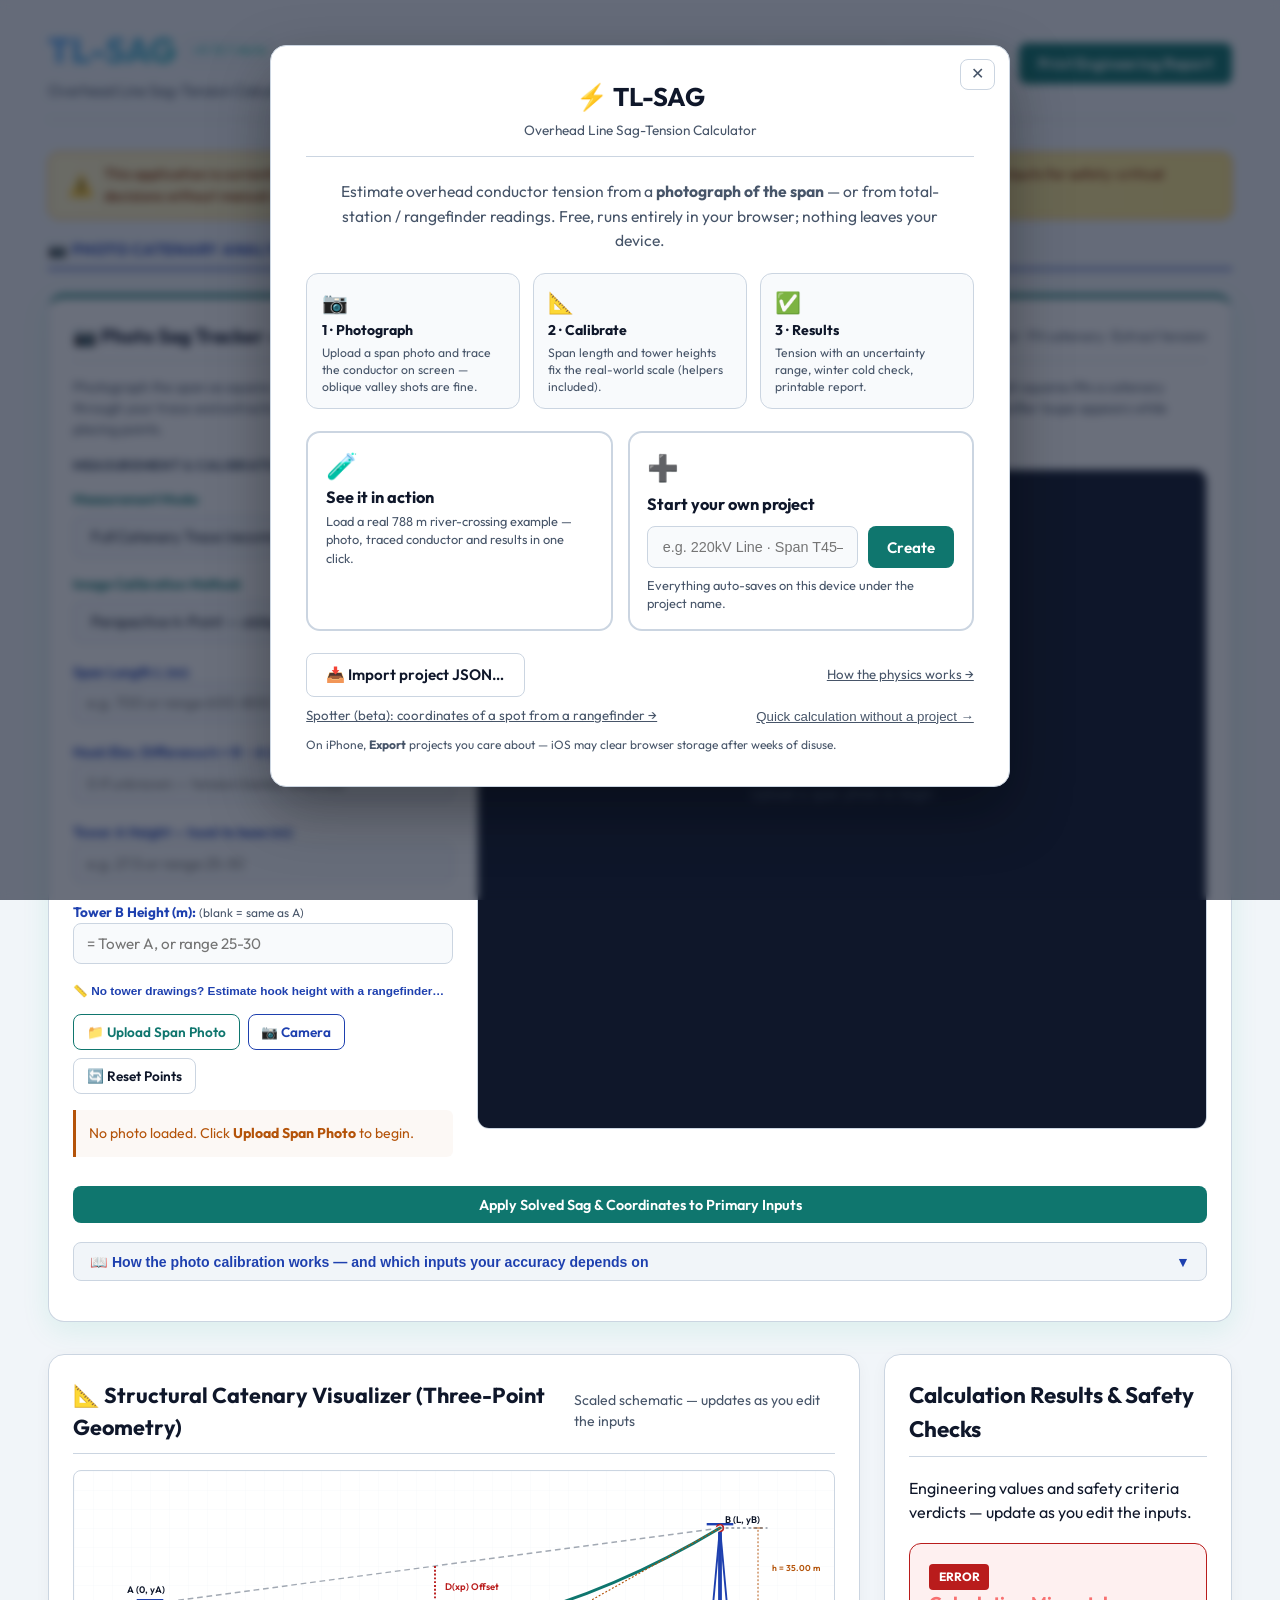
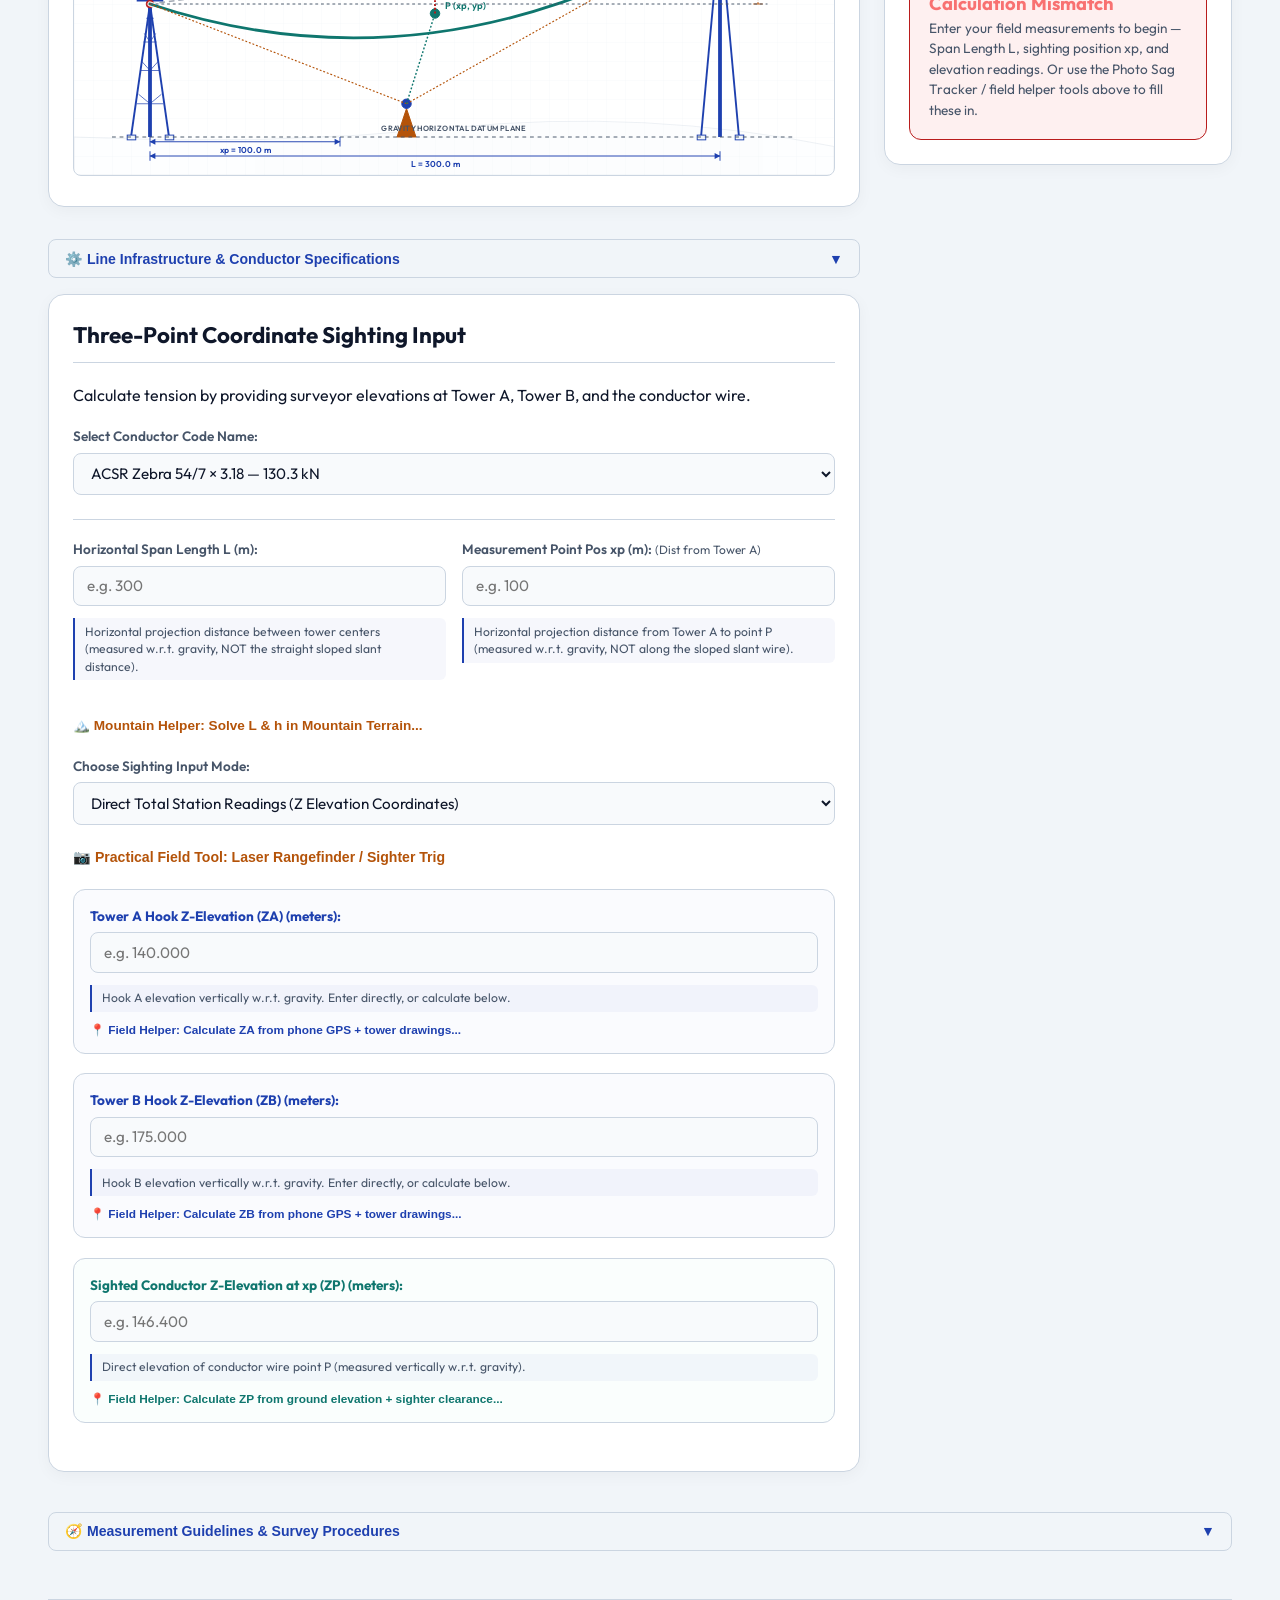
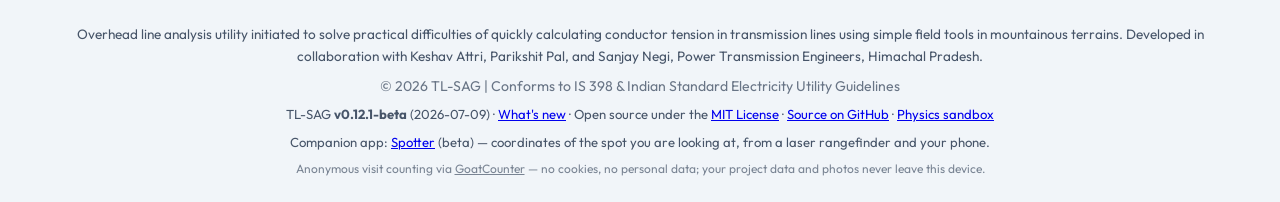
<file: index.html>
<!DOCTYPE html>
<html lang="en">
<head>
  <meta charset="UTF-8">
  <meta name="viewport" content="width=device-width, initial-scale=1.0, viewport-fit=cover">
  <title>TL-SAG | Transmission Line Sag & Tension Analyzer</title>
  
  <!-- Modern Font from Google Fonts -->
  <link rel="preconnect" href="https://fonts.googleapis.com">
  <link rel="preconnect" href="https://fonts.gstatic.com" crossorigin>
  <link href="https://fonts.googleapis.com/css2?family=Outfit:wght@300;400;600;700;800&family=JetBrains+Mono:wght@400;700&display=swap" rel="stylesheet">
  
  <!-- CSS Stylesheet Link -->
  <link rel="manifest" href="manifest.webmanifest">
  <meta name="theme-color" content="#1e40af">
  <meta name="apple-mobile-web-app-capable" content="yes">
  <meta name="mobile-web-app-capable" content="yes">
  <meta name="apple-mobile-web-app-status-bar-style" content="default">
  <meta name="apple-mobile-web-app-title" content="TL-SAG">
  <link rel="apple-touch-icon" href="icons/apple-touch-icon-v2.png">
  <link rel="icon" type="image/png" sizes="192x192" href="icons/icon-192.png">
  <link rel="stylesheet" href="style.css?v=0.12.1-beta">
</head>
<body>

  <!-- ========================================================================
     PROJECT GATE — every work session starts inside a named project
     ======================================================================== -->
  <div id="project-gate" class="project-gate" style="display: none;" onclick="if (event.target === this) closeProjectGate()">
    <div class="gate-card">
      <button type="button" class="gate-close" title="Close (continue without switching project)" onclick="closeProjectGate()">✕</button>
      <div class="gate-brand">
        <h1>⚡ TL-SAG</h1>
        <p>Overhead Line Sag-Tension Calculator</p>
      </div>

      <div id="gate-step-start">
        <p class="gate-tagline">Estimate overhead conductor tension from a <strong>photograph of the span</strong> — or from total-station / rangefinder readings. Free, runs entirely in your browser; nothing leaves your device.</p>

        <div class="gate-steps">
          <div class="gate-step"><span class="gs-icon">📷</span><strong>1 · Photograph</strong><small>Upload a span photo and trace the conductor on screen — oblique valley shots are fine.</small></div>
          <div class="gate-step"><span class="gs-icon">📐</span><strong>2 · Calibrate</strong><small>Span length and tower heights fix the real-world scale (helpers included).</small></div>
          <div class="gate-step"><span class="gs-icon">✅</span><strong>3 · Results</strong><small>Tension with an uncertainty range, winter cold check, printable report.</small></div>
        </div>

        <div class="gate-actions">
          <button type="button" class="gate-action-card" id="gate-example-btn" onclick="loadExampleProject()">
            <span class="gac-icon">🧪</span>
            <strong>See it in action</strong>
            <small>Load a real 788 m river-crossing example — photo, traced conductor and results in one click.</small>
          </button>
          <div class="gate-action-card gate-new-card">
            <span class="gac-icon">➕</span>
            <strong>Start your own project</strong>
            <div class="gate-new-row">
              <input type="text" id="gate-project-name" placeholder="e.g. 220kV Line · Span T45–T46" onkeydown="if(event.key==='Enter') gateCreateProject()">
              <button type="button" class="btn btn-success" onclick="gateCreateProject()">Create</button>
            </div>
            <small style="color: var(--text-muted);">Everything auto-saves on this device under the project name.</small>
          </div>
        </div>

        <div id="gate-resume-section" style="display: none;">
          <h3 class="gate-list-title">Resume a saved project</h3>
          <div id="gate-project-list"></div>
        </div>

        <div class="gate-footer-row">
          <button type="button" class="btn btn-outline" onclick="document.getElementById('project-file-input').click()">📥 Import project JSON…</button>
          <a href="explanations.html" target="_blank" class="gate-skip" style="text-decoration: underline;">How the physics works →</a>
          <a href="https://theprixit.github.io/spotter/" target="_blank" rel="noopener" class="gate-skip" style="text-decoration: underline;">Spotter (beta): coordinates of a spot from a rangefinder →</a>
          <button type="button" class="gate-skip" onclick="gateSkipProject()">Quick calculation without a project →</button>
        </div>
        <div id="gate-install" style="display: none;">
          <button type="button" id="gate-install-btn" onclick="installApp()">📲 Install as app</button>
          <span>Full-screen, works offline, opens straight from your Home Screen — free, ~2 MB.</span>
          <div id="gate-install-ios" style="display: none;">
            On iPhone/iPad: tap the <strong>Share ⬆️</strong> button in Safari's toolbar (the square with the arrow), scroll down and choose <strong>➕ Add to Home Screen</strong>, then <strong>Add</strong>.
          </div>
        </div>
        <div style="margin-top: 0.7rem; font-size: 0.75rem; color: var(--text-muted); line-height: 1.4;">
          On iPhone, <strong>Export</strong> projects you care about — iOS may clear browser storage after weeks of disuse.
        </div>
      </div>

      <div id="gate-step-methods" style="display: none;">
        <h2 id="gate-methods-title">How will you measure this span?</h2>
        <p class="gate-sub">Pick the field methodology you have data for — you can combine methods at any time.</p>
        <div class="gate-methods">
          <button type="button" class="gate-method-card" onclick="gateChooseMethod('photo')">
            <span class="gm-icon">📷</span><strong>Photo Sag Tracker</strong>
            <span>Have a span photograph? Trace the conductor and fit a catenary to extract tension. Needs the span length or a tower height for scale.</span>
          </button>
          <button type="button" class="gate-method-card" onclick="gateChooseMethod('threepoint')">
            <span class="gm-icon">📐</span><strong>Three-Point Sighting</strong>
            <span>Total Station / theodolite Z-elevations of both hooks and one conductor point. The primary solver.</span>
          </button>
          <button type="button" class="gate-method-card" onclick="gateChooseMethod('rangefinder')">
            <span class="gm-icon">🔦</span><strong>Laser Rangefinder</strong>
            <span>Slant distances &amp; angles shot from an off-axis viewpoint — projected into the span plane automatically.</span>
          </button>
          <button type="button" class="gate-method-card" onclick="gateChooseMethod('mountain')">
            <span class="gm-icon">⛰️</span><strong>Mountain Span Solver</strong>
            <span>GPS hook elevations + slant distance → horizontal span L and height difference h.</span>
          </button>
        </div>
        <div class="gate-footer-row">
          <button type="button" class="gate-skip" onclick="closeProjectGate()">Skip — show me everything →</button>
        </div>
      </div>
    </div>
  </div>

  <div class="container">
    
    <!-- Engineering Header -->
    <header>
      <div class="header-title">
        <h1>TL-SAG <span id="app-version-badge" class="version-badge"></span></h1>
        <p>Overhead Line Sag-Tension Calculator</p>
      </div>
      <div class="header-actions">
        <span id="project-badge" title="Active project">📁 <span id="project-name-display">No project</span></span>
        <button type="button" id="project-save-btn" class="btn btn-outline" onclick="saveCurrentProject(true)" title="Save this project on this device (also auto-saves as you work)">💾 Save</button>
        <button type="button" class="btn btn-outline" onclick="openProjectGate()" title="Create, switch, resume or delete projects">📂 Projects</button>
        <button type="button" id="header-install-btn" class="btn btn-outline" style="display: none;" onclick="installApp()" title="Install TL-SAG as an app — full-screen, works offline">📲 Install</button>
        <button type="button" class="btn btn-outline" onclick="exportProjectJSON()" title="Export this project to a local JSON file (backup / share)">📤 Export</button>
        <input type="file" id="project-file-input" style="display: none;" accept=".json" onchange="importProjectJSON(event)">
        <button class="btn btn-success" onclick="printEngineeringReport()">Print Engineering Report</button>
      </div>
    </header>

    <!-- Beta Testing Banner -->
    <div style="background: linear-gradient(90deg, #fef3c7, #fde68a); border: 1px solid #f59e0b; border-radius: 10px; padding: 0.7rem 1.2rem; margin-bottom: 1.2rem; display: flex; align-items: center; gap: 0.6rem; color: #92400e; font-size: 0.9rem; font-weight: 600;">
      <span style="font-size: 1.3rem;">⚠️</span>
      <span>This application is currently in active testing and development. Calculation results have not been independently verified — do not rely on outputs for safety-critical decisions without manual cross-checking.</span>
    </div>

    <!-- Focus Label -->
    <div style="font-weight: 700; color: var(--primary); font-size: 0.95rem; margin-bottom: 1.5rem; text-transform: uppercase; letter-spacing: 0.05em; display: flex; align-items: center; gap: 0.5rem; border-bottom: 2px solid var(--primary); padding-bottom: 0.4rem;">
      📷 PHOTO CATENARY ANALYSIS — trace the conductor, fit the curve, extract tension
    </div>

      <!-- STANDALONE PHOTO SAG TRACKER PANEL -->
      <div class="panel flagship-panel" id="photo-panel" style="margin-bottom: 2rem; padding: 1.5rem;">
        <h2 style="border-bottom: 1px solid var(--border); padding-bottom: 0.6rem; margin-bottom: 1rem; display: flex; justify-content: space-between; align-items: center; font-size: 1.2rem;">
          <span>📷 Photo Sag Tracker — Catenary Tracing &amp; Fitting Tool</span>
          <span style="font-size: 0.88rem; color: var(--text-muted); font-weight: normal; text-transform: none;">Upload span photo · Trace the conductor · Fit catenary · Extract tension</span>
        </h2>
        <p class="subtitle" style="margin-bottom: 1rem; font-size: 0.88rem; line-height: 1.5; color: var(--text-muted);">
          Photograph the span as square-on (perpendicular) as possible. Mark the two tower hooks, then trace 10–20 points along the conductor — the tool least-squares fits a catenary through your trace and extracts the catenary constant C = T/w, giving horizontal tension directly from the curve shape. Zoom with scroll/pinch; a magnifier loupe appears while placing points.
        </p>

        <div class="photo-panel-grid">
          <!-- Left: Controls -->
          <div>
            <!-- Measurement mode + calibration -->
            <div class="form-section" style="margin-bottom: 1rem;">
              <div class="form-section-title" style="font-size: 0.82rem;">Measurement &amp; Calibration Settings</div>
              <div class="input-grid-2" style="margin-bottom: 0.8rem;">
                <div class="form-group no-margin">
                  <label style="font-weight: bold; color: var(--success);">Measurement Mode:</label>
                  <select id="photo-mode" onchange="setPhotoMode(this)">
                    <option value="trace" selected>Full Catenary Trace (recommended)</option>
                    <option value="quick">Quick 3-Point (single sag point)</option>
                  </select>
                </div>
                <div class="form-group no-margin">
                  <label style="font-weight: bold; color: var(--success);">Image Calibration Method:</label>
                  <select id="photo-cal-method" onchange="handlePhotoCalibChange()">
                    <option value="perspective" selected>Perspective 4-Point — oblique photos (best)</option>
                    <option value="camera">📷 Camera + tower heights — span-free (EXPERIMENTAL)</option>
                    <option value="chord">Chord — square-on photos (needs L, h)</option>
                    <option value="tower">Tower Height — square-on photos</option>
                  </select>
                </div>
                <div class="form-group no-margin" id="photo-span-group">
                  <label style="font-weight: bold; color: var(--primary);">Span Length L (m):</label>
                  <input type="text" inputmode="decimal" id="photo-span-l" value="" placeholder="e.g. 700 or range 600-800 (falls back to Primary Inputs)" oninput="photoTrackerResolve()">
                </div>
                <div class="form-group no-margin" id="photo-h-group">
                  <label style="font-weight: bold; color: var(--primary);">Hook Elev. Difference h = B − A (m):</label>
                  <input type="number" id="photo-hook-h" value="" placeholder="0 if unknown — tension barely affected" step="0.001" oninput="photoTrackerResolve()">
                </div>
                <div class="form-group no-margin" id="photo-camera-group" style="display: none;">
                  <label style="font-weight: bold; color: var(--warning);">Camera focal — 35mm equiv (mm): <span class="unit-label">(auto from photo EXIF)</span></label>
                  <input type="number" id="photo-f35" value="" placeholder="auto from EXIF — or enter manually" step="0.1" oninput="photoCameraChanged()">
                  <div id="photo-camera-status" style="font-size: 0.78rem; color: var(--text-muted); margin-top: 0.35rem; line-height: 1.45;"></div>
                  <div style="display: flex; gap: 0.4rem; margin-top: 0.5rem;">
                    <input type="text" inputmode="decimal" id="photo-calib-span" placeholder="known span of THIS photo — e.g. 788 or 600-800" style="flex: 1;">
                    <button type="button" class="btn btn-outline" style="padding: 0.35rem 0.7rem; font-size: 0.8rem; white-space: nowrap;" onclick="calibrateCameraFromSpan()">🎯 Calibrate camera</button>
                  </div>
                </div>
                <div class="form-group no-margin" id="photo-tower-h-group" style="display: none;">
                  <label style="font-weight: bold; color: var(--primary);">Actual Tower ZA Height (m):</label>
                  <input type="number" id="photo-cal-tower-h" value="" placeholder="e.g. 40.0" step="0.1" onchange="photoTrackerResolve()">
                </div>
                <div class="form-group no-margin" id="photo-persp-ha-group" style="display: none;">
                  <label style="font-weight: bold; color: var(--primary);">Tower A Height — hook to base (m):</label>
                  <input type="text" inputmode="decimal" id="photo-persp-ha" value="" placeholder="e.g. 27.5 or range 25-30" oninput="photoTrackerResolve()">
                </div>
                <div class="form-group no-margin" id="photo-persp-hb-group" style="display: none;">
                  <label style="font-weight: bold; color: var(--primary);">Tower B Height (m): <span class="unit-label">(blank = same as A)</span></label>
                  <input type="text" inputmode="decimal" id="photo-persp-hb" value="" placeholder="= Tower A, or range 25-30" oninput="photoTrackerResolve()">
                </div>
                <div class="form-group no-margin">
                  <button type="button" class="gps-toggle-btn" onclick="toggleGpsHelper('hh-panel')">📏 No tower drawings? Estimate hook height with a rangefinder…</button>
                  <div id="hh-panel" class="gps-helper-panel">
                    <div class="form-group no-margin" style="margin-bottom: 0.6rem;">
                      <label style="font-weight: bold;">Rangefinder data available:</label>
                      <select id="hh-mode" onchange="toggleHhMode()">
                        <option value="slant" selected>Slant distances + inclinations (hook &amp; base)</option>
                        <option value="angles">Horizontal distance + two inclinations</option>
                      </select>
                    </div>
                    <div id="hh-slant-fields" style="display: grid; grid-template-columns: 1fr 1fr; gap: 0.6rem;">
                      <div class="form-group no-margin"><label>Slant to hook (m):</label><input type="number" id="hh-s-hook" placeholder="e.g. 66.2" step="0.1" oninput="calcHookHeight()"></div>
                      <div class="form-group no-margin"><label>Incl. to hook (°, +up):</label><input type="number" id="hh-a-hook" placeholder="e.g. 25.0" step="0.1" oninput="calcHookHeight()"></div>
                      <div class="form-group no-margin"><label>Slant to base (m):</label><input type="number" id="hh-s-base" placeholder="e.g. 60.6" step="0.1" oninput="calcHookHeight()"></div>
                      <div class="form-group no-margin"><label>Incl. to base (°, −down):</label><input type="number" id="hh-a-base" placeholder="e.g. -8.0" step="0.1" oninput="calcHookHeight()"></div>
                    </div>
                    <div id="hh-angle-fields" style="display: none; grid-template-columns: 1fr 1fr; gap: 0.6rem;">
                      <div class="form-group no-margin"><label>Horizontal distance (m):</label><input type="number" id="hh-hd" placeholder="e.g. 60.0" step="0.1" oninput="calcHookHeight()"></div>
                      <div></div>
                      <div class="form-group no-margin"><label>Incl. to hook (°, +up):</label><input type="number" id="hh-ang-hook" placeholder="e.g. 25.0" step="0.1" oninput="calcHookHeight()"></div>
                      <div class="form-group no-margin"><label>Incl. to base (°, −down):</label><input type="number" id="hh-ang-base" placeholder="e.g. -8.0" step="0.1" oninput="calcHookHeight()"></div>
                    </div>
                    <div id="hh-result" style="font-family: var(--font-mono); font-size: 0.85rem; margin: 0.7rem 0; color: var(--success);">
                      <span style="color: var(--text-muted);">Shoot the hook and the tower base from ONE standing position.</span>
                    </div>
                    <div style="display: flex; gap: 0.5rem; flex-wrap: wrap;">
                      <button type="button" class="btn btn-outline" style="padding: 0.4rem 0.7rem; font-size: 0.8rem;" onclick="applyHookHeight('a')">→ Tower A</button>
                      <button type="button" class="btn btn-outline" style="padding: 0.4rem 0.7rem; font-size: 0.8rem;" onclick="applyHookHeight('b')">→ Tower B</button>
                      <button type="button" class="btn btn-outline" style="padding: 0.4rem 0.7rem; font-size: 0.8rem;" onclick="applyHookHeight('tower')">→ Tower Height field</button>
                    </div>
                  </div>
                </div>
              </div>
            </div>

            <!-- Upload / reset -->
            <div style="display: flex; gap: 0.5rem; margin-bottom: 1rem; flex-wrap: wrap;">
              <button type="button" class="btn btn-outline" style="padding: 0.5rem 0.8rem; font-size: 0.85rem; color: var(--success); border-color: var(--success);" onclick="document.getElementById('photo-tracker-uploader').click()">
                📁 Upload Span Photo
              </button>
              <input type="file" id="photo-tracker-uploader" style="display: none;" accept="image/*" onchange="loadPhotoTrackerImage(event)">
              <button type="button" class="btn btn-outline" style="padding: 0.5rem 0.8rem; font-size: 0.85rem; color: var(--primary); border-color: var(--primary);" onclick="document.getElementById('photo-camera-uploader').click()">
                📷 Camera
              </button>
              <input type="file" id="photo-camera-uploader" style="display: none;" accept="image/*" capture="environment" onchange="loadPhotoTrackerImage(event)">
              <button type="button" class="btn btn-outline" style="padding: 0.5rem 0.8rem; font-size: 0.85rem;" onclick="resetPhotoTracker()">
                🔄 Reset Points
              </button>
            </div>

            <!-- Instruction Banner -->
            <div class="canvas-instructions" id="photo-tracker-instructions" style="font-size: 0.88rem; padding: 0.8rem;">
              No photo loaded. Click "Upload Span Photo" to begin.
            </div>
          </div>

          <!-- Right: Canvas Workspace with floating toolbar -->
          <div>
            <div class="canvas-workspace" style="height: 660px; max-height: none; overflow: hidden; border: 1px solid var(--border); border-radius: 12px; background: var(--bg-input); display: block; position: relative;">
              <canvas id="photo-tracker-canvas"></canvas>
              <button type="button" id="pt-edit-fs" class="pt-edit-btn" style="display: none;" onclick="photoToggleFullscreen()">✎ Edit photo</button>
              <div class="canvas-toolbar" id="photo-toolbar">
                <button type="button" id="pt-crosshair-place" class="ct-btn ct-primary coarse-only" onclick="photoPlaceAtCrosshair()" title="Place the next point at the centre crosshair">＋ Place</button>
                <button type="button" id="pt-move-btn" class="ct-btn ct-primary coarse-only" style="display: none;" onclick="photoMoveSelectedToCrosshair()" title="Move the selected point to the centre crosshair">✥ Move here</button>
                <button type="button" id="pt-del-btn" class="ct-btn coarse-only" style="display: none;" onclick="photoDeleteSelected()" title="Delete the selected point">🗑 Point</button>
                <button type="button" id="pt-tool-place" class="ct-btn active fine-only" onclick="setPhotoTool('place')" title="Place / drag points (right-click or double-tap a point to delete)">🎯 Place</button>
                <button type="button" id="pt-tool-pan" class="ct-btn" onclick="setPhotoTool('pan')" title="Drag to pan the photo">🖐 Pan</button>
                <span class="ct-sep"></span>
                <button type="button" id="pt-vert-btn" class="ct-btn" onclick="photoToggleVertRef()" title="Mark a plumb-vertical edge (e.g. tower centreline) to correct camera roll">📐 Vert Ref</button>
                <button type="button" class="ct-btn" onclick="photoUndo()" title="Undo last point">↩ Undo</button>
                <button type="button" class="ct-btn" onclick="photoClearPoints()" title="Remove ALL placed points and traces (asks first)">🗑 Clear</button>
                <span class="ct-sep"></span>
                <button type="button" class="ct-btn" onclick="photoFitView()" title="Fit photo to view">⤢ Fit</button>
                <button type="button" id="pt-cond2-btn" class="ct-btn" onclick="photoToggleCond2()" title="Trace a second conductor to check phase-to-phase clearance (tap again to switch back)">②</button>
                <button type="button" class="ct-btn fine-only" onclick="photoToggleFullscreen()" title="Edit in fullscreen">⛶</button>
                <button type="button" id="pt-done-btn" class="ct-btn ct-primary coarse-only" onclick="photoToggleFullscreen()" title="Finish editing and return to the page">✓ Done</button>
              </div>
            </div>
          </div>
        </div>

        <!-- Solved results: full width under the workspace -->
        <div id="photo-solved-text" style="font-family: var(--font-mono); font-size: 0.82rem; background: rgba(16, 185, 129, 0.04); border-left: 3px solid var(--success); padding: 0.8rem 1.1rem; margin-top: 1.2rem; border-radius: 0 8px 8px 0; color: var(--success); display: none;">
          Solving...
        </div>

        <button type="button" class="btn btn-success btn-block" style="padding: 0.6rem; font-size: 0.9rem; margin-top: 1rem;" onclick="applyPhotoTrackerReadings()">
          Apply Solved Sag &amp; Coordinates to Primary Inputs
        </button>

        <!-- How it works: geometry model + input sensitivity explainer -->
        <button class="collapsible-trigger" style="margin-top: 1.2rem;" onclick="toggleCollapsible('photo-explainer', 'photo-explainer-arrow')">
          📖 How the photo calibration works — and which inputs your accuracy depends on <span id="photo-explainer-arrow">▼</span>
        </button>
        <div id="photo-explainer" class="collapsible-content">
          <div class="explainer-grid">
            <div>
              <svg viewBox="0 0 760 400" role="img" style="width: 100%; height: auto;" font-family="var(--font-sans, sans-serif)">
                <title>World model of the 4-point perspective calibration</title>
                <path d="M 20,300 L 150,300 L 380,375 L 600,255 L 740,250" fill="none" stroke="var(--text-muted)" stroke-width="1.5"/>
                <text x="380" y="393" font-size="11" fill="var(--text-muted)" text-anchor="middle">valley floor — different ground elevations at the two towers are FINE</text>
                <line x1="85" y1="120" x2="85" y2="300" stroke="var(--text-main)" stroke-width="3"/>
                <line x1="85" y1="120" x2="70" y2="300" stroke="var(--text-main)" stroke-width="1.2"/>
                <line x1="85" y1="120" x2="100" y2="300" stroke="var(--text-main)" stroke-width="1.2"/>
                <line x1="640" y1="165" x2="640" y2="262" stroke="var(--text-main)" stroke-width="3"/>
                <line x1="640" y1="165" x2="629" y2="262" stroke="var(--text-main)" stroke-width="1.2"/>
                <line x1="640" y1="165" x2="651" y2="262" stroke="var(--text-main)" stroke-width="1.2"/>
                <path d="M 85,120 Q 360,330 640,165" fill="none" stroke="#d97706" stroke-width="2.2"/>
                <circle cx="85" cy="120" r="6" fill="var(--primary)"/>
                <text x="98" y="116" font-size="12.5" font-weight="700" fill="var(--primary)">① Hook A = (0, 0)</text>
                <text x="98" y="131" font-size="10.5" fill="var(--text-muted)">origin of the world frame</text>
                <circle cx="85" cy="300" r="6" fill="var(--primary)"/>
                <text x="98" y="296" font-size="12.5" font-weight="700" fill="var(--primary)">③ Base A = (0, −H_A)</text>
                <text x="98" y="311" font-size="10.5" fill="var(--text-muted)">plumb below its OWN hook</text>
                <line x1="52" y1="120" x2="52" y2="300" stroke="var(--primary)" stroke-width="1" stroke-dasharray="4,3"/>
                <text x="44" y="215" font-size="12" font-weight="700" fill="var(--primary)" text-anchor="end">H_A</text>
                <circle cx="640" cy="165" r="6" fill="var(--danger)"/>
                <text x="628" y="152" font-size="12.5" font-weight="700" fill="var(--danger)" text-anchor="end">② Hook B = (L, h)</text>
                <circle cx="640" cy="262" r="6" fill="var(--danger)"/>
                <text x="655" y="278" font-size="12.5" font-weight="700" fill="var(--danger)">④ Base B = (L, h−H_B)</text>
                <text x="655" y="293" font-size="10.5" fill="var(--text-muted)">plumb below its OWN hook</text>
                <line x1="676" y1="165" x2="676" y2="262" stroke="var(--danger)" stroke-width="1" stroke-dasharray="4,3"/>
                <text x="684" y="218" font-size="12" font-weight="700" fill="var(--danger)">H_B ≠ H_A</text>
                <line x1="85" y1="120" x2="740" y2="120" stroke="var(--text-muted)" stroke-width="0.8" stroke-dasharray="2,4"/>
                <line x1="712" y1="120" x2="712" y2="165" stroke="var(--success)" stroke-width="1.2"/>
                <text x="720" y="146" font-size="12" font-weight="700" fill="var(--success)">h</text>
                <line x1="85" y1="30" x2="640" y2="30" stroke="var(--text-muted)" stroke-width="1"/>
                <text x="362" y="24" font-size="12" font-weight="700" fill="var(--text-main)" text-anchor="middle">L (horizontal span)</text>
              </svg>
            </div>
            <div style="font-size: 0.88rem; line-height: 1.55;">
              <p style="margin-bottom: 0.7rem;"><strong>The world model.</strong> Your four clicks are assigned the real-world coordinates shown in the sketch. The solver finds the unique perspective mapping between the photo and that plane, so every traced point converts to true metres. Because each base is defined relative to <em>its own</em> hook, <strong>different ground elevations at the two towers are handled automatically</strong> — only each tower's own hook-to-base height matters.</p>
              <p style="margin-bottom: 0.7rem;"><strong>The physics.</strong> Tension is read from the wire's <em>curvature</em> (T = w·C). Each input distorts the reconstruction differently:</p>
              <table class="report-table" style="font-size: 0.8rem; width: 100%; border-collapse: collapse; margin-bottom: 0.7rem;">
                <tr><th style="border: 1px solid var(--border); padding: 0.3rem 0.5rem;">Input</th><th style="border: 1px solid var(--border); padding: 0.3rem 0.5rem;">Distortion</th><th style="border: 1px solid var(--border); padding: 0.3rem 0.5rem;">Effect on tension</th></tr>
                <tr><td style="border: 1px solid var(--border); padding: 0.3rem 0.5rem;">Hook diff <strong>h</strong></td><td style="border: 1px solid var(--border); padding: 0.3rem 0.5rem;">shear (tilt)</td><td style="border: 1px solid var(--border); padding: 0.3rem 0.5rem;">≈ none — a tilt has no curvature. (It does shift the sag/null-point position.)</td></tr>
                <tr><td style="border: 1px solid var(--border); padding: 0.3rem 0.5rem;">Tower heights <strong>H_A, H_B</strong></td><td style="border: 1px solid var(--border); padding: 0.3rem 0.5rem;">vertical stretch</td><td style="border: 1px solid var(--border); padding: 0.3rem 0.5rem;"><strong>~1:1</strong> — 10% height error → ~10% tension error. A wrong far-tower height is especially strong.</td></tr>
                <tr><td style="border: 1px solid var(--border); padding: 0.3rem 0.5rem;">Span <strong>L</strong></td><td style="border: 1px solid var(--border); padding: 0.3rem 0.5rem;">horizontal stretch</td><td style="border: 1px solid var(--border); padding: 0.3rem 0.5rem;"><strong>~2:1</strong> — T ∝ L², so 5% span error → ~10% tension error.</td></tr>
              </table>
              <p style="margin-bottom: 0.4rem;">Rule of thumb: <strong>T<sub>est</sub> ≈ T<sub>true</sub> × (L<sub>entered</sub>/L<sub>true</sub>)² × (H<sub>true</sub>/H<sub>entered</sub>)</strong></p>
              <p style="margin-bottom: 0.7rem;"><strong>Span-free camera mode (experimental).</strong> With the photo's focal length (EXIF) the homography can be metrically decomposed, so the span becomes an <em>output</em> — only the tower heights are needed. Phone focal data is nominal, so this mode must be <strong>calibrated once per camera</strong> against a single known span; the correction is remembered and applied to every later photo from that camera.</p>
              <p style="color: var(--text-muted); font-size: 0.82rem;">Field guidance: take L from the survey/tower schedule; take each tower's hook-to-base height from its drawing <em>including body extensions</em>; click each base point plumb below its hook (below the crossarm tip, not the tower centreline); enter both heights when the towers differ.</p>
            </div>
          </div>
        </div>
      </div>

      <!-- MAIN DASHBOARD CONTENT GRID -->
      <div class="dashboard-grid">
      
      <!-- LEFT COLUMN: INPUTS PANEL -->
      <div class="left-col">

      <!-- THREE-POINT GEOMETRY VISUALIZER (secondary to the photo tool) -->
      <div class="panel" style="margin-bottom: 2rem; padding: 1.5rem;">
        <h2 style="border-bottom: 1px solid var(--border); padding-bottom: 0.6rem; margin-bottom: 1rem; display: flex; justify-content: space-between; align-items: center; font-size: 1.35rem;">
          <span>📐 Structural Catenary Visualizer (Three-Point Geometry)</span>
          <span style="font-size: 0.88rem; color: var(--text-muted); font-weight: normal; text-transform: none;">Scaled schematic — updates as you edit the inputs</span>
        </h2>
        <div class="visualizer-area" style="width: 100%; height: auto;">
          <svg id="svg-threepoint" class="interactive-svg" viewBox="0 0 800 320" style="border: 1px solid var(--border); border-radius: 8px;">
            <defs>
              <pattern id="cad-grid" width="20" height="20" patternUnits="userSpaceOnUse">
                <path d="M 20 0 L 0 0 0 20" fill="none" class="cad-grid-line" stroke-width="0.5"/>
              </pattern>
              <marker id="dim-arrow" viewBox="0 0 8 8" refX="7" refY="4" markerWidth="7" markerHeight="7" orient="auto-start-reverse">
                <path d="M 0.5,0.5 L 7.5,4 L 0.5,7.5 z" fill="var(--primary)"/>
              </marker>
            </defs>
            <!-- Grid background -->
            <rect x="0" y="0" width="100%" height="100%" fill="url(#cad-grid)"/>
            <path d="M 0,280 Q 200,290 400,270 T 800,290 L 800,320 L 0,320 Z" class="cad-grid-line" style="fill: var(--bg-dark); fill-opacity: 0.4; stroke-width: 1;"/>
            
            <!-- Towers -->
            <!-- Tower A (Left, Lower): lattice body, crossarm, insulator, foundations -->
            <line x1="80" y1="140" x2="80" y2="280" class="cad-line-primary" stroke-width="4"/>
            <line x1="80" y1="140" x2="60" y2="280" class="cad-line-primary" stroke-width="2"/>
            <line x1="80" y1="140" x2="100" y2="280" class="cad-line-primary" stroke-width="2"/>
            <path d="M 66,245 L 94,245 M 68,235 L 80,245 M 92,235 L 80,245 M 70,210 L 90,210 M 71,200 L 80,210 M 89,200 L 80,210 M 73,180 L 87,180 M 74,171 L 80,180 M 86,171 L 80,180 M 76,155 L 84,155" fill="none" class="cad-line-primary" stroke-width="1" opacity="0.75"/>
            <line x1="66" y1="136" x2="94" y2="136" class="cad-line-primary" stroke-width="2.5"/>
            <line x1="80" y1="136" x2="80" y2="140" class="cad-line-muted" stroke-width="1.5"/>
            <rect x="56" y="278" width="9" height="5" class="cad-line-primary" style="fill: var(--bg-dark);" stroke-width="1"/>
            <rect x="96" y="278" width="9" height="5" class="cad-line-primary" style="fill: var(--bg-dark);" stroke-width="1"/>
            <circle cx="80" cy="140" r="4" class="cad-line-danger" style="fill: var(--danger);"/>
            <text x="56" y="128" class="cad-text-main" font-size="10">A (0, yA)</text>
            
            <!-- Tower B (Right, Higher) with dynamic structural legs -->
            <line id="tower-b-center" x1="680" y1="60" x2="680" y2="280" class="cad-line-primary" stroke-width="4"/>
            <line id="tower-b-leg-l" x1="680" y1="60" x2="660" y2="280" class="cad-line-primary" stroke-width="2"/>
            <line id="tower-b-leg-r" x1="680" y1="60" x2="700" y2="280" class="cad-line-primary" stroke-width="2"/>
            <line id="tower-b-arm" x1="666" y1="56" x2="694" y2="56" class="cad-line-primary" stroke-width="2.5"/>
            <line id="tower-b-ins" x1="680" y1="56" x2="680" y2="60" class="cad-line-muted" stroke-width="1.5"/>
            <rect x="656" y="278" width="9" height="5" class="cad-line-primary" style="fill: var(--bg-dark);" stroke-width="1"/>
            <rect x="696" y="278" width="9" height="5" class="cad-line-primary" style="fill: var(--bg-dark);" stroke-width="1"/>
            <circle cx="680" cy="60" r="4" class="cad-line-danger" style="fill: var(--danger);"/>
            <text x="685" y="55" class="cad-text-main" font-size="10">B (L, yB)</text>
            
            <!-- Chord line (Dashed Black) -->
            <line id="chord-line-3pt" x1="80" y1="140" x2="680" y2="60" class="cad-line-muted" stroke-width="1.5" stroke-dasharray="6,4" opacity="0.5"/>
            <!-- Conductor Path (casing underlay + wire) -->
            <path id="conductor-casing" d="M 80,140 Q 380,240 680,60" fill="none" stroke="var(--bg-panel)" stroke-width="5.5" stroke-linecap="round" opacity="0.85"/>
            <path id="conductor-3pt" d="M 80,140 Q 380,240 680,60" fill="none" class="cad-line-success" stroke-width="3" stroke-linecap="round"/>
            
            <!-- Total Station on Ground -->
            <polygon points="340,280 360,280 350,250" class="cad-line-warning" style="fill: var(--warning);"/>
            <circle cx="350" cy="245" r="5" class="cad-line-primary" style="fill: var(--primary);"/>
            
            <!-- Laser Sighting Lines -->
            <line id="laser-a" x1="350" y1="245" x2="80" y2="140" class="cad-line-warning" stroke-width="1.2" stroke-dasharray="2,2"/>
            <line id="laser-b" x1="350" y1="245" x2="680" y2="60" class="cad-line-warning" stroke-width="1.2" stroke-dasharray="2,2"/>
            <line id="laser-p" x1="350" y1="245" x2="380" y2="150" class="cad-line-success" stroke-width="1.5" stroke-dasharray="2,2"/>
            
            <!-- Sighted point P -->
            <circle id="point-p" cx="380" cy="150" r="5" class="cad-line-success" style="fill: var(--success);"/>
            <text id="label-point-p" x="390" y="145" class="cad-text-success" font-size="10">P (xp, yp)</text>

            <!-- Chord height indicator at xp -->
            <line id="chord-line-offset" x1="380" y1="100" x2="380" y2="150" class="cad-line-danger" stroke-width="2" stroke-dasharray="2,2"/>
            <text id="label-sag-offset" x="390" y="125" class="cad-text-danger" font-size="10" font-weight="bold">D(xp) Offset</text>

            <!-- Gravity horizontal/vertical CAD-style visual references -->
            <g id="tp-dimensions" stroke-width="1">
              <!-- Gravity Horizontal Datum Line -->
              <line id="tp-datum-line" x1="40" y1="280" x2="760" y2="280" class="cad-line-muted" stroke-dasharray="4,4"/>
              <text id="tp-datum-label" x="400" y="274" class="cad-text-muted" font-size="8" letter-spacing="0.05em" text-anchor="middle">GRAVITY HORIZONTAL DATUM PLANE</text>
              
              <!-- Span L Dimension -->
              <line id="tp-dim-L" x1="80" y1="300" x2="680" y2="300" class="cad-line-primary" marker-start="url(#dim-arrow)" marker-end="url(#dim-arrow)"/>
              <path id="tp-dim-L-ticks" d="M 80,295 L 80,305 M 680,295 L 680,305" class="cad-line-primary"/>
              <text id="tp-dim-L-text" x="380" y="312" class="cad-text-primary" font-size="9" text-anchor="middle" font-weight="bold">L = 300.0 m</text>

              <!-- Position xp Dimension -->
              <line id="tp-dim-xp" x1="80" y1="285" x2="280" y2="285" class="cad-line-primary" marker-start="url(#dim-arrow)" marker-end="url(#dim-arrow)"/>
              <path id="tp-dim-xp-ticks" d="M 80,280 L 80,290 M 280,280 L 280,290" class="cad-line-primary"/>
              <text id="tp-dim-xp-text" x="180" y="297" class="cad-text-primary" font-size="9" text-anchor="middle">xp = 100.0 m</text>

              <!-- Vertical Height Diff h Dimension -->
              <line id="tp-dim-h" x1="720" y1="140" x2="720" y2="60" class="cad-line-warning" stroke-dasharray="2,2"/>
              <path id="tp-dim-h-ticks" d="M 715,140 L 725,140 M 715,60 L 725,60" class="cad-line-warning"/>
              <!-- Extension lines from towers to vertical dimension -->
              <line id="tp-ext-A" x1="80" y1="140" x2="730" y2="140" class="cad-line-muted" stroke-dasharray="3,3"/>
              <line id="tp-ext-B" x1="680" y1="60" x2="730" y2="60" class="cad-line-muted" stroke-dasharray="3,3"/>
              <text id="tp-dim-h-text" x="735" y="105" class="cad-text-warning" font-size="9" text-anchor="start">h = 35.00 m</text>
            </g>
          </svg>
        </div>
      </div>

        
        <!-- PANEL A: Collapsible Line Infrastructure Specifications -->
        <button class="collapsible-trigger" id="specs-toggle-btn" onclick="toggleCollapsible('specs-content', 'specs-arrow')">
          ⚙️ Line Infrastructure & Conductor Specifications <span id="specs-arrow">▼</span>
        </button>
        <div id="specs-content" class="collapsible-content">
          <div class="subtitle" style="margin-bottom: 1rem; font-size: 0.82rem; color: var(--text-muted);">
            Document transmission line parameters and tower structures for engineering sag records.
          </div>
          
          <div class="form-section">
            <div class="input-grid-2">
              <div class="form-group">
                <label for="line-voltage">Line Voltage Level:</label>
                <select id="line-voltage">
                  <option value="66 kV">66 kV</option>
                  <option value="110 kV">110 kV</option>
                  <option value="132 kV">132 kV</option>
                  <option value="220 kV" selected>220 kV</option>
                  <option value="400 kV">400 kV</option>
                </select>
                <span class="field-tooltip">Standard transmission voltage class under analysis (66 kV to 400 kV utility range).</span>
              </div>
              <div class="form-group">
                <label for="line-bundling">Conductor Bundling Configuration:</label>
                <select id="line-bundling">
                  <option value="Single Conductor" selected>Single Conductor</option>
                  <option value="Twin Bundled (2-Bundle)">Twin Bundled</option>
                  <option value="Quad Bundled (4-Bundle)">Quad Bundled</option>
                  <option value="Hexa Bundled (6-Bundle)">Hexa Bundled</option>
                </select>
                <span class="field-tooltip">Number of physical conductor sub-wires grouped per phase (for individual sub-wire mechanical sag analysis).</span>
              </div>
            </div>

            <div class="input-grid-2">
              <div class="form-group">
                <label for="tower-a-id">Tower A (Lower ID):</label>
                <input type="text" id="tower-a-id" value="" placeholder="e.g. AP 45">
                <span class="field-tooltip">Reference name of the lower-elevation support tower.</span>
              </div>
              <div class="form-group">
                <label for="tower-b-id">Tower B (Higher ID):</label>
                <input type="text" id="tower-b-id" value="" placeholder="e.g. AP 46">
                <span class="field-tooltip">Reference name of the higher-elevation support tower.</span>
              </div>
            </div>

            <div class="input-grid-2">
              <div class="form-group">
                <label for="line-circuits">Number of Circuits:</label>
                <select id="line-circuits">
                  <option value="Single Circuit">Single Circuit</option>
                  <option value="Double Circuit" selected>Double Circuit</option>
                  <option value="Multi-Circuit">Multi-Circuit</option>
                </select>
                <span class="field-tooltip">Number of independent three-phase circuits hung on the towers.</span>
              </div>
              <div class="form-group">
                <label for="line-config">Circuits Spacing Configuration:</label>
                <select id="line-config">
                  <option value="Vertical Configuration" selected>Vertical Configuration</option>
                  <option value="Horizontal Configuration">Horizontal Configuration</option>
                  <option value="Delta/Triangular Configuration">Delta/Triangular Configuration</option>
                </select>
                <span class="field-tooltip">Visual orientation of the phase conductors on the crossarms.</span>
              </div>
            </div>

            <div class="input-grid-3">
              <div class="form-group">
                <label for="line-peaks">Number of Earth Peaks:</label>
                <select id="line-peaks">
                  <option value="1 Peak">1 Peak</option>
                  <option value="2 Peaks" selected>2 Peaks</option>
                </select>
                <span class="field-tooltip">Number of lightning shield peaks at the tower top.</span>
              </div>
              <div class="form-group" style="grid-column: span 2;">
                <label for="line-opgw-size">Earthwire / OPGW Spec:</label>
                <input type="text" id="line-opgw-size" value="7/3.15 mm Galvanized Steel (or OPGW)" placeholder="e.g. OPGW 24-Core 90mm²">
                <span class="field-tooltip">Conductor specification of the overhead shield ground wire or OPGW cable.</span>
              </div>
            </div>
          </div>

          <!-- GPS Coordinates (Optional Section) -->
          <div class="form-section" style="border-top: 1px solid var(--border); padding-top: 1.2rem; margin-bottom: 0;">
            <div class="form-section-title">Tower Geographic Coordinates (Optional)</div>
            <div class="input-grid-3">
              <div class="form-group">
                <label>Tower A Lat:</label>
                <input type="text" id="tower-a-lat" value="" placeholder="e.g. 30.274">
                <span class="field-tooltip">GPS Latitude of Tower A.</span>
              </div>
              <div class="form-group">
                <label>Tower A Long:</label>
                <input type="text" id="tower-a-lon" value="" placeholder="e.g. 78.002">
                <span class="field-tooltip">GPS Longitude of Tower A.</span>
              </div>
              <div class="form-group">
                <label>Tower A Elev (Z):</label>
                <input type="number" id="tower-a-elev" value="" placeholder="meters">
                <span class="field-tooltip">Absolute elevation (vertical w.r.t. gravity) above sea level datum.</span>
              </div>
            </div>
            <div class="input-grid-3" style="margin-bottom: 0;">
              <div class="form-group no-margin">
                <label>Tower B Lat:</label>
                <input type="text" id="tower-b-lat" value="" placeholder="e.g. 30.275">
                <span class="field-tooltip">GPS Latitude of Tower B.</span>
              </div>
              <div class="form-group no-margin">
                <label>Tower B Long:</label>
                <input type="text" id="tower-b-lon" value="" placeholder="e.g. 78.003">
                <span class="field-tooltip">GPS Longitude of Tower B.</span>
              </div>
              <div class="form-group no-margin">
                <label>Tower B Elev (Z):</label>
                <input type="number" id="tower-b-elev" value="" placeholder="meters">
                <span class="field-tooltip">Absolute elevation (vertical w.r.t. gravity) above sea level datum.</span>
              </div>
            </div>
          </div>
        </div>

        <!-- PANEL B1: Tab calculator for Three-Point Sighting Method -->
        <div id="threepoint-pane" class="tab-pane active panel">
          <h2>Three-Point Coordinate Sighting Input</h2>
          <p class="subtitle" style="margin-bottom: 1.2rem;">Calculate tension by providing surveyor elevations at Tower A, Tower B, and the conductor wire.</p>
          
          <div class="form-section">
            <div class="form-group">
              <label for="tp-conductor">Select Conductor Code Name:</label>
              <select id="tp-conductor" onchange="handleConductorChange('tp')">
                <!-- Populated dynamically via JS -->
              </select>
            </div>

            <!-- Custom Conductor parameters -->
            <div id="tp-custom-fields" style="display: none;">
              <div class="form-group" style="margin-bottom: 0.6rem;">
                <label for="tp-custom-name">Custom Conductor Name / Code:</label>
                <input type="text" id="tp-custom-name" value="My Custom ACSR" placeholder="e.g. ACSR Moose 795 MCM">
                <span class="field-tooltip">Enter a descriptive name for this conductor. This will appear in reports and exported project files.</span>
              </div>
              <div class="input-grid-3">
                <div class="form-group">
                  <label for="tp-custom-w">Weight w (N/m):</label>
                  <input type="number" id="tp-custom-w" value="" placeholder="e.g. 15.91" step="0.01" oninput="calculateThreePoint()">
                </div>
                <div class="form-group">
                  <label for="tp-custom-mass">Mass m (kg/m):</label>
                  <input type="number" id="tp-custom-mass" value="" placeholder="e.g. 1.62" step="0.01">
                </div>
                <div class="form-group">
                  <label for="tp-custom-uts">UTS Strength (kN):</label>
                  <input type="number" id="tp-custom-uts" value="" placeholder="e.g. 130.3" step="0.1" oninput="calculateThreePoint()">
                </div>
              </div>
            </div>
          </div>

          <div class="form-section" style="border-top: 1px solid var(--border); padding-top: 1.2rem;">
            <div class="input-grid-2">
              <div class="form-group">
                <label for="tp-span">Horizontal Span Length L (m):</label>
                <input type="number" id="tp-span" value="" placeholder="e.g. 300" oninput="calculateThreePoint()">
                <span class="field-tooltip">Horizontal projection distance between tower centers (measured w.r.t. gravity, NOT the straight sloped slant distance).</span>
              </div>
              <div class="form-group">
                <label for="tp-xp">Measurement Point Pos xp (m): <span class="unit-label">(Dist from Tower A)</span></label>
                <input type="number" id="tp-xp" value="" placeholder="e.g. 100" oninput="calculateThreePoint()">
                <span class="field-tooltip">Horizontal projection distance from Tower A to point P (measured w.r.t. gravity, NOT along the sloped slant wire).</span>
              </div>
            </div>

            <!-- MOUNTAIN SURVEYOR SLOPED SPAN HELPER (Full Width 100%) -->
            <div style="margin-top: 0.5rem; margin-bottom: 1.2rem;">
              <button type="button" class="gps-toggle-btn" style="color: var(--warning); font-size: 0.85rem;" onclick="toggleGpsHelper('tp-mountain-helper')">🏔️ Mountain Helper: Solve L & h in Mountain Terrain...</button>
              <div id="tp-mountain-helper" class="gps-helper-panel" style="border-color: var(--warning); background: rgba(180, 83, 9, 0.02); padding: 0.8rem; border-radius: 8px; flex-direction: column; gap: 0.6rem;">
                <div style="font-weight: 700; font-size: 0.8rem; color: var(--warning); margin-bottom: 0.4rem; display: flex; align-items: center; gap: 0.3rem;">
                  <span>🏔️ Mountain Surveyor Sloped Span Solver</span>
                </div>
                
                <div class="form-group no-margin" style="margin-bottom: 0.6rem;">
                  <label style="font-size: 0.85rem; font-weight: bold; color: var(--text-muted);">Select Mountain Sighting Method:</label>
                  <select id="mt-input-mode" onchange="toggleMountainMode()" style="font-size: 0.88rem; padding: 0.4rem 0.6rem; border-radius: 6px; border: 1px solid var(--border); background: var(--bg-input);">
                    <option value="gps-slant" selected>Method 1: GPS Hook Elevations + Hook-to-Hook Slant Distance</option>
                    <option value="angle-slant">Method 2: Sighting Angle w.r.t. Horizontal + Slant Distance</option>
                  </select>
                </div>

                <div style="display: flex; flex-direction: column; gap: 0.8rem;">
                  
                  <!-- Method 1 Panel -->
                  <div id="mt-gps-slant-div" style="display: flex; flex-direction: column; gap: 0.6rem;">
                    <div class="input-grid-2" style="margin-bottom: 0;">
                      <div class="form-group no-margin">
                        <label style="font-size: 0.85rem;">Hook A Z-Elev (ZA) (m):</label>
                        <input type="number" id="mt-za" value="" placeholder="e.g. 140.00" step="0.01" oninput="calculateMountainSpan()" style="font-size: 0.85rem; padding: 0.4rem 0.6rem;">
                      </div>
                      <div class="form-group no-margin">
                        <label style="font-size: 0.85rem;">Hook B Z-Elev (ZB) (m):</label>
                        <input type="number" id="mt-zb" value="" placeholder="e.g. 175.00" step="0.01" oninput="calculateMountainSpan()" style="font-size: 0.85rem; padding: 0.4rem 0.6rem;">
                      </div>
                    </div>
                    <div class="form-group no-margin">
                      <label style="font-size: 0.88rem;">Hook-to-Hook Slant Range (S) (m):</label>
                      <input type="number" id="mt-slant-1" value="" placeholder="e.g. 302.04" step="0.01" oninput="calculateMountainSpan()" style="font-size: 0.85rem; padding: 0.4rem 0.6rem;">
                      <span style="font-size: 0.82rem; color: var(--text-muted); display: block; margin-top: 0.2rem;">Formula: L = sqrt(S² - h²), where h = |ZB - ZA|</span>
                    </div>
                  </div>

                  <!-- Method 2 Panel -->
                  <div id="mt-angle-slant-div" style="display: none; flex-direction: column; gap: 0.6rem;">
                    <div class="form-group no-margin">
                      <label style="font-size: 0.88rem;">Hook-to-Hook Slant Range (S) (m):</label>
                      <input type="number" id="mt-slant-2" value="" placeholder="e.g. 302.04" step="0.01" oninput="calculateMountainSpan()" style="font-size: 0.85rem; padding: 0.4rem 0.6rem;">
                    </div>
                    <div class="form-group no-margin">
                      <label style="font-size: 0.88rem;">Sight Angle w.r.t Horizontal (θ) (deg):</label>
                      <input type="number" id="mt-angle" value="" placeholder="e.g. 6.66" step="0.01" oninput="calculateMountainSpan()" style="font-size: 0.85rem; padding: 0.4rem 0.6rem;">
                      <span style="font-size: 0.82rem; color: var(--text-muted); display: block; margin-top: 0.2rem;">Angle above (+) or below (-) horizontal. Formula: L = S·cos(θ), h = S·sin(θ)</span>
                    </div>
                  </div>

                  <!-- Full-Width High-Contrast Mountain Sighter SVG -->
                  <div style="width: 100%; margin-top: 0.4rem;">
                    <svg width="100%" height="200" viewBox="0 0 380 150" class="cad-grid-bg" style="border: 1px solid var(--border); border-radius: 8px;">
                      <!-- Grid pattern -->
                      <rect width="100%" height="100%" class="cad-grid-bg"/>
                      <path d="M 0 0 L 380 0 L 380 150 L 0 150 Z M 20 0 L 20 150 M 40 0 L 40 150 M 60 0 L 60 150 M 80 0 L 80 150 M 100 0 L 100 150 M 120 0 L 120 150 M 140 0 L 140 150 M 160 0 L 160 150 M 180 0 L 180 150 M 200 0 L 200 150 M 220 0 L 220 150 M 240 0 L 240 150 M 260 0 L 260 150 M 280 0 L 280 150 M 300 0 L 300 150 M 320 0 L 320 150 M 340 0 L 340 150 M 360 0 L 360 150 M 0 20 L 380 20 M 0 40 L 380 40 M 0 60 L 380 60 M 0 80 L 380 80 M 0 100 L 380 100 M 0 120 L 380 120" class="cad-grid-line" stroke-width="0.75"/>
                      
                      <!-- Sloped cliff base -->
                      <path d="M 10,135 Q 80,125 190,85 T 370,65 L 370,150 L 10,150 Z" class="cad-grid-line" style="fill: var(--border); fill-opacity: 0.15; stroke: var(--text-muted); stroke-width: 1.5;"/>

                      <!-- Tower A (Left) -->
                      <line x1="60" y1="100" x2="60" y2="128" class="cad-line-primary" stroke-width="2.5"/>
                      <circle cx="60" cy="100" r="3" class="cad-line-danger" style="fill: var(--danger);"/>
                      <text x="50" y="94" class="cad-text-primary" font-size="10.5" font-weight="bold">ZA Hook</text>

                      <!-- Tower B (Right) -->
                      <line x1="300" y1="45" x2="300" y2="76" class="cad-line-primary" stroke-width="2.5"/>
                      <circle cx="300" cy="45" r="3" class="cad-line-danger" style="fill: var(--danger);"/>
                      <text x="306" y="42" class="cad-text-primary" font-size="10.5" font-weight="bold">ZB Hook</text>

                      <!-- Sighting horizontal baseline from Tower A -->
                      <line x1="60" y1="100" x2="300" y2="100" class="cad-line-muted" stroke-dasharray="3,2" stroke-width="1.2"/>
                      
                      <!-- Height difference h vertical dimension -->
                      <line x1="300" y1="45" x2="300" y2="100" class="cad-line-danger" stroke-dasharray="2,2" stroke-width="1.2"/>
                      
                      <!-- Arc for Angle theta -->
                      <path d="M 100,100 A 40,40 0 0,0 98,82" fill="none" class="cad-line-warning" stroke-width="1.2"/>
                      <text x="105" y="94" class="cad-text-warning" font-size="11" font-weight="bold">θ</text>

                      <!-- Slant Sight Range S (Laser line in amber) -->
                      <line x1="60" y1="100" x2="300" y2="45" class="cad-line-warning" stroke-width="2"/>
                      <text x="180" y="65" class="cad-text-warning" font-size="10.5" font-weight="bold" text-anchor="middle" transform="rotate(-13 180 65)">Slant S</text>

                      <!-- Horizontal Span L Dimension below -->
                      <line x1="60" y1="130" x2="300" y2="130" class="cad-line-primary" stroke-dasharray="2,2" stroke-width="1.2"/>
                      <path d="M 60,127 L 60,133 M 300,127 L 300,133" class="cad-line-primary" stroke-width="1.2"/>
                      <text x="180" y="142" class="cad-text-primary" font-size="10.5" font-weight="bold" text-anchor="middle">Span L = S·cos(θ)</text>
                      <text x="306" y="75" class="cad-text-danger" font-size="10.5" font-weight="bold">h = S·sin(θ)</text>
                    </svg>
                  </div>

                  <div id="mt-solved-text" style="font-family: var(--font-mono); font-size: 0.85rem; background: rgba(180, 83, 9, 0.04); border-left: 3px solid var(--warning); padding: 0.6rem; margin-top: 0.4rem; border-radius: 0 6px 6px 0; color: var(--warning); line-height: 1.5;">
                    Solving...
                  </div>

                </div>
                <button type="button" class="btn btn-outline btn-block" style="padding: 0.4rem; font-size: 0.8rem; margin-top: 0.6rem; color: var(--warning); border-color: var(--warning);" onclick="applyMountainSpan()">
                  Apply Solved Span L & elevations to primary fields
                </button>
              </div>
            </div>

            <div class="form-group" style="margin-bottom: 1.5rem;">
              <label for="tp-input-mode">Choose Sighting Input Mode:</label>
              <select id="tp-input-mode" onchange="toggleInputMode()">
                <option value="z-coords" selected>Direct Total Station Readings (Z Elevation Coordinates)</option>
                <option value="direct-offset">Pre-Calculated Slopes & Chord-Sag Offsets</option>
              </select>
            </div>

            <!-- RANGEFINDER FIELD HELPER -->
            <div style="margin-bottom: 1.5rem;">
              <button type="button" class="gps-toggle-btn" style="font-size: 0.88rem; font-weight: 700; color: var(--warning); display: flex; align-items: center; gap: 0.3rem;" onclick="toggleGpsHelper('tp-rangefinder-helper')">
                📷 Practical Field Tool: Laser Rangefinder / Sighter Trig
              </button>
              <div id="tp-rangefinder-helper" class="gps-helper-panel" style="margin-top: 0.6rem; border-color: var(--warning); padding: 1rem; border-radius: 12px; background: rgba(180, 83, 9, 0.02);">
                <div class="subtitle" style="font-size: 0.88rem; color: var(--text-muted); margin-bottom: 0.8rem; line-height: 1.5;">
                  Determine hook coordinates and conductor elevations from an in-plane corridor position, or obliquely from an opposite valley slope.
                </div>

                <!-- Setup Mode Selector -->
                <div class="form-group" style="margin-bottom: 1rem;">
                  <label for="rf-setup-mode" style="font-size: 0.88rem; font-weight: 700; color: var(--warning);">Sighter Station Position Setup:</label>
                  <select id="rf-setup-mode" onchange="toggleRangefinderSetup()" style="font-size: 0.88rem; padding: 0.4rem 0.6rem; border-radius: 6px; width: 100%; border: 1px solid var(--border); background: var(--bg-panel); color: var(--text-main);">
                    <option value="in-plane" selected>In-Plane Corridor Setup (Surveyor stands directly under line)</option>
                    <option value="oblique">Oblique Transverse Setup (Valley-to-Valley from opposite ridge)</option>
                  </select>
                </div>

                <!-- MODE A: In-Plane Setup Panel -->
                <div id="rf-inplane-div">
                  <div class="input-grid-2">
                    <div class="form-group no-margin">
                      <label style="font-size: 0.88rem;">Hook A Horiz Dist HDA (m):</label>
                      <input type="number" id="rf-hda" value="" placeholder="e.g. 100.00" step="0.1" oninput="calculateRangefinder()">
                    </div>
                    <div class="form-group no-margin">
                      <label style="font-size: 0.88rem;">Hook A Vert Height VDA (m):</label>
                      <input type="number" id="rf-vda" value="" placeholder="e.g. 40.00" step="0.1" oninput="calculateRangefinder()">
                    </div>
                  </div>
                  <div class="input-grid-2" style="margin-top: 0.6rem;">
                    <div class="form-group no-margin">
                      <label style="font-size: 0.88rem;">Hook B Horiz Dist HDB (m):</label>
                      <input type="number" id="rf-hdb" value="" placeholder="e.g. 200.00" step="0.1" oninput="calculateRangefinder()">
                    </div>
                    <div class="form-group no-margin">
                      <label style="font-size: 0.88rem;">Hook B Vert Height VDB (m):</label>
                      <input type="number" id="rf-vdb" value="" placeholder="e.g. 75.00" step="0.1" oninput="calculateRangefinder()">
                    </div>
                  </div>
                  <div class="input-grid-2" style="margin-top: 0.6rem;">
                    <div class="form-group no-margin">
                      <label style="font-size: 0.88rem;">Sighted P Horiz Dist HDP (m):</label>
                      <input type="number" id="rf-hdp" value="" placeholder="e.g. 0.00" step="0.1" oninput="calculateRangefinder()">
                    </div>
                    <div class="form-group no-margin">
                      <label style="font-size: 0.88rem;">Sighted P Vert Height VDP (m):</label>
                      <input type="number" id="rf-vdp" value="" placeholder="e.g. 46.40" step="0.1" oninput="calculateRangefinder()">
                    </div>
                  </div>
                  <div style="display: flex; align-items: center; gap: 0.5rem; margin-top: 0.8rem; margin-bottom: 0.6rem;">
                    <input type="checkbox" id="rf-p-towards-b" checked onchange="calculateRangefinder()" style="width: auto;">
                    <label for="rf-p-towards-b" style="font-size: 0.88rem; font-weight: 600; color: var(--text-muted); cursor: pointer;">Sighted Point P is towards Tower B (from instrument)</label>
                  </div>

                  <!-- Overhauled In-Plane SVG (Zero Overlap) -->
                  <div class="visual-cue-box" style="display: flex; flex-direction: column; gap: 0.6rem; border: 1px solid var(--border); border-radius: 8px; padding: 0.8rem; margin-bottom: 0.8rem; background: var(--bg-panel); border-left: 3px solid var(--warning);">
                    <div style="font-size: 0.88rem; font-weight: bold; color: var(--warning);">📐 Handheld In-Plane Rangefinder Sighter Cue:</div>
                    <svg width="100%" height="180" viewBox="0 0 500 180" class="cad-grid-bg" style="border: 1px solid var(--border); border-radius: 6px;">
                      <!-- Grid background -->
                      <rect width="100%" height="100%" class="cad-grid-bg"/>
                      <path d="M 0 0 L 500 0 L 500 180 L 0 180 Z M 20 0 L 20 180 M 40 0 L 40 180 M 60 0 L 60 180 M 80 0 L 80 180 M 100 0 L 100 180 M 120 0 L 120 180 M 140 0 L 140 180 M 160 0 L 160 180 M 180 0 L 180 180 M 200 0 L 200 180 M 220 0 L 220 180 M 240 0 L 240 180 M 260 0 L 260 180 M 280 0 L 280 180 M 300 0 L 300 180 M 320 0 L 320 180 M 340 0 L 340 180 M 360 0 L 360 180 M 380 0 L 380 180 M 400 0 L 400 180 M 420 0 L 420 180 M 440 0 L 440 180 M 460 0 L 460 180 M 480 0 L 480 180 M 0 20 L 500 20 M 0 40 L 500 40 M 0 60 L 500 60 M 0 80 L 500 80 M 0 100 L 500 100 M 0 120 L 500 120 M 0 140 L 500 140 M 0 160 L 500 160" class="cad-grid-line" stroke-width="0.75"/>
                      
                      <!-- Sighter Datum Baseline (soft opacity) -->
                      <line x1="10" y1="130" x2="490" y2="130" class="cad-line-muted" stroke-width="1.2" stroke-dasharray="3,3" opacity="0.45"/>
                      
                      <!-- Tower A (Left) -->
                      <line x1="50" y1="80" x2="50" y2="130" class="cad-line-primary" stroke-width="2.5"/>
                      <circle cx="50" cy="80" r="3.5" class="cad-line-danger" style="fill: var(--danger);"/>
                      <text x="45" y="72" class="cad-text-primary" font-size="10" font-weight="bold" text-anchor="start">Hook ZA</text>
                      
                      <!-- Tower B (Right) -->
                      <line x1="450" y1="40" x2="450" y2="130" class="cad-line-primary" stroke-width="2.5"/>
                      <circle cx="450" cy="40" r="3.5" class="cad-line-danger" style="fill: var(--danger);"/>
                      <text x="455" y="32" class="cad-text-primary" font-size="10" font-weight="bold" text-anchor="end">Hook ZB</text>

                      <!-- Conductor Wire -->
                      <path d="M 50,80 Q 280,120 450,40" fill="none" class="cad-line-success" stroke-width="2.5"/>
                      <circle cx="280" cy="90" r="4" class="cad-line-success" style="fill: var(--success);"/>
                      <text x="280" y="80" class="cad-text-success" font-size="10" font-weight="bold" text-anchor="middle">Wire P (xp, ZP)</text>

                      <!-- Sighter Instrument -->
                      <polygon points="175,130 185,130 180,118" class="cad-line-muted" style="fill: var(--text-muted);"/>
                      <circle cx="180" cy="116" r="3" class="cad-line-warning" style="fill: var(--warning);"/>
                      <text x="180" y="110" class="cad-text-warning" font-size="10" font-weight="bold" text-anchor="middle">Sighter</text>

                      <!-- Laser lines (Dashed Amber) -->
                      <line x1="180" y1="116" x2="50" y2="80" class="cad-line-warning" stroke-width="1.2" stroke-dasharray="2,2"/>
                      <line x1="180" y1="116" x2="450" y2="40" class="cad-line-warning" stroke-width="1.2" stroke-dasharray="2,2"/>
                      <line x1="180" y1="116" x2="280" y2="90" class="cad-line-success" stroke-width="1.2" stroke-dasharray="2,2"/>

                      <!-- Horizontal HDA / HDB offset lines at bottom -->
                      <line x1="50" y1="160" x2="180" y2="160" class="cad-line-primary" stroke-dasharray="2,2" stroke-width="1"/>
                      <path d="M 50,157 L 50,163 M 180,157 L 180,163" class="cad-line-primary" stroke-width="1"/>
                      <text x="115" y="154" class="cad-text-primary" font-size="10" font-weight="bold" text-anchor="middle">HDA</text>
                      
                      <line x1="180" y1="160" x2="450" y2="160" class="cad-line-primary" stroke-dasharray="2,2" stroke-width="1"/>
                      <path d="M 180,157 L 180,163 M 450,157 L 450,163" class="cad-line-primary" stroke-width="1"/>
                      <text x="315" y="154" class="cad-text-primary" font-size="10" font-weight="bold" text-anchor="middle">HDB</text>

                      <line x1="180" y1="144" x2="280" y2="144" class="cad-line-success" stroke-dasharray="2,2" stroke-width="1"/>
                      <path d="M 180,141 L 180,147 M 280,141 L 280,147" class="cad-line-success" stroke-width="1"/>
                      <text x="230" y="139" class="cad-text-success" font-size="10" font-weight="bold" text-anchor="middle">HDP</text>

                      <!-- Vertical VDA, VDB, VDP markers (Perfect Separation) -->
                      <line x1="30" y1="80" x2="30" y2="130" class="cad-line-danger" stroke-width="1"/>
                      <path d="M 27,80 L 33,80 M 27,130 L 33,130" class="cad-line-danger" stroke-width="1"/>
                      <text x="22" y="109" class="cad-text-danger" font-size="10.5" font-weight="bold" text-anchor="end">VDA (ZA)</text>

                      <line x1="470" y1="40" x2="470" y2="130" class="cad-line-danger" stroke-width="1"/>
                      <path d="M 467,40 L 473,40 M 467,130 L 473,130" class="cad-line-danger" stroke-width="1"/>
                      <text x="477" y="89" class="cad-text-danger" font-size="10.5" font-weight="bold" text-anchor="start">VDB (ZB)</text>

                      <line x1="298" y1="90" x2="298" y2="130" class="cad-line-danger" stroke-width="1"/>
                      <path d="M 295,90 L 301,90 M 295,130 L 301,130" class="cad-line-danger" stroke-width="1"/>
                      <text x="304" y="114" class="cad-text-danger" font-size="10.5" font-weight="bold" text-anchor="start">VDP (ZP)</text>
                    </svg>
                  </div>
                </div>

                <!-- MODE B: Oblique Transverse Setup Panel -->
                <div id="rf-oblique-div" style="display: none;">
                  <div class="subtitle" style="font-size: 0.85rem; color: var(--warning); font-weight: bold; margin-bottom: 0.5rem;">
                    Opposite Ridge Azimuth Sighter (Transverse Oblique Triangulation):
                  </div>
                  <div class="input-grid-2">
                    <div class="form-group no-margin">
                      <label style="font-size: 0.85rem; font-weight: bold; color: var(--primary);">Tower A Slant Range SA (m):</label>
                      <input type="number" id="rf-ob-sa" value="" placeholder="e.g. 250.00" step="0.01" oninput="calculateRangefinder()">
                    </div>
                    <div class="form-group no-margin">
                      <label style="font-size: 0.85rem; font-weight: bold; color: var(--primary);">Tower A Vert Angle θA (°):</label>
                      <input type="number" id="rf-ob-theta-a" value="" placeholder="e.g. -5.00" step="0.01" oninput="calculateRangefinder()">
                    </div>
                  </div>
                  <div class="input-grid-3" style="margin-top: 0.6rem;">
                    <div class="form-group no-margin">
                      <label style="font-size: 0.85rem; font-weight: bold; color: var(--primary);">Tower B Slant Range SB (m):</label>
                      <input type="number" id="rf-ob-sb" value="" placeholder="e.g. 320.00" step="0.01" oninput="calculateRangefinder()">
                    </div>
                    <div class="form-group no-margin">
                      <label style="font-size: 0.85rem; font-weight: bold; color: var(--primary);">Tower B Vert Angle θB (°):</label>
                      <input type="number" id="rf-ob-theta-b" value="" placeholder="e.g. 12.00" step="0.01" oninput="calculateRangefinder()">
                    </div>
                    <div class="form-group no-margin">
                      <label style="font-size: 0.85rem; font-weight: bold; color: var(--primary);">Sweep Angle α (°): <span class="unit-label">(A to B)</span></label>
                      <input type="number" id="rf-ob-alpha" value="" placeholder="e.g. 45.00" step="0.01" oninput="calculateRangefinder()">
                    </div>
                  </div>
                  <div class="input-grid-3" style="margin-top: 0.6rem;">
                    <div class="form-group no-margin">
                      <label style="font-size: 0.85rem; font-weight: bold; color: var(--success);">Conductor P Slant SP (m):</label>
                      <input type="number" id="rf-ob-sp" value="" placeholder="e.g. 220.00" step="0.01" oninput="calculateRangefinder()">
                    </div>
                    <div class="form-group no-margin">
                      <label style="font-size: 0.85rem; font-weight: bold; color: var(--success);">Conductor P Vert Angle θP (°):</label>
                      <input type="number" id="rf-ob-theta-p" value="" placeholder="e.g. -2.00" step="0.01" oninput="calculateRangefinder()">
                    </div>
                    <div class="form-group no-margin">
                      <label style="font-size: 0.85rem; font-weight: bold; color: var(--success);">Sweep Angle β (°): <span class="unit-label">(A to P)</span></label>
                      <input type="number" id="rf-ob-beta" value="" placeholder="e.g. 20.00" step="0.01" oninput="calculateRangefinder()">
                    </div>
                  </div>

                  <!-- Oblique valley sighter 3D visual cue -->
                  <div class="visual-cue-box" style="display: flex; flex-direction: column; gap: 0.6rem; border: 1px solid var(--border); border-radius: 8px; padding: 0.8rem; margin-top: 0.8rem; background: var(--bg-panel); border-left: 3px solid var(--warning);">
                    <div style="font-size: 0.88rem; font-weight: bold; color: var(--warning);">📐 Transverse Valley-to-Valley Oblique Sighter Cue:</div>
                    <svg width="100%" height="180" viewBox="0 0 500 180" class="cad-grid-bg" style="border: 1px solid var(--border); border-radius: 6px;">
                      <!-- Grid background -->
                      <rect width="100%" height="100%" class="cad-grid-bg"/>
                      <path d="M 0 0 L 500 0 L 500 180 L 0 180 Z M 20 0 L 20 180 M 40 0 L 40 180 M 60 0 L 60 180 M 80 0 L 80 180 M 100 0 L 100 180 M 120 0 L 120 180 M 140 0 L 140 180 M 160 0 L 160 180 M 180 0 L 180 180 M 200 0 L 200 180 M 220 0 L 220 180 M 240 0 L 240 180 M 260 0 L 260 180 M 280 0 L 280 180 M 300 0 L 300 180 M 320 0 L 320 180 M 340 0 L 340 180 M 360 0 L 360 180 M 380 0 L 380 180 M 400 0 L 400 180 M 420 0 L 420 180 M 440 0 L 440 180 M 460 0 L 460 180 M 480 0 L 480 180 M 0 20 L 500 20 M 0 40 L 500 40 M 0 60 L 500 60 M 0 80 L 500 80 M 0 100 L 500 100 M 0 120 L 500 120 M 0 140 L 500 140 M 0 160 L 500 160" class="cad-grid-line" stroke-width="0.75"/>
                      
                      <!-- Parallelogram representing horizontal reference plane -->
                      <polygon points="50,150 200,100 480,100 330,150" fill="none" class="cad-grid-line" stroke-dasharray="3,3" opacity="0.6"/>
                      
                      <!-- Sighter Station O at bottom center -->
                      <circle cx="250" cy="140" r="4.5" class="cad-line-warning" style="fill: var(--warning);"/>
                      <text x="250" y="152" class="cad-text-warning" font-size="10.5" font-weight="bold" text-anchor="middle">Sighter Station O</text>

                      <!-- Tower A hook on left cliff -->
                      <circle cx="90" cy="65" r="4.0" class="cad-line-primary" style="fill: var(--primary);"/>
                      <text x="80" y="60" class="cad-text-primary" font-size="10" font-weight="bold">Hook ZA</text>

                      <!-- Tower B hook on right cliff -->
                      <circle cx="410" cy="45" r="4.0" class="cad-line-primary" style="fill: var(--primary);"/>
                      <text x="420" y="42" class="cad-text-primary" font-size="10" font-weight="bold">Hook ZB</text>

                      <!-- Conductor Wire Curve -->
                      <path d="M 90,65 Q 240,110 410,45" fill="none" class="cad-line-success" stroke-width="2"/>
                      <circle cx="240" cy="88" r="4" class="cad-line-success" style="fill: var(--success);"/>
                      <text x="240" y="80" class="cad-text-success" font-size="10" font-weight="bold" text-anchor="middle">Wire P (xp)</text>

                      <!-- 3D Laser slant sightlines -->
                      <line x1="250" y1="140" x2="90" y2="65" class="cad-line-warning" stroke-width="1.2" stroke-dasharray="4,2"/>
                      <text x="160" y="105" class="cad-text-warning" font-size="9" font-weight="bold" text-anchor="end" transform="rotate(-25 160 105)">Slant SA</text>
                      
                      <line x1="250" y1="140" x2="410" y2="45" class="cad-line-warning" stroke-width="1.2" stroke-dasharray="4,2"/>
                      <text x="340" y="95" class="cad-text-warning" font-size="9" font-weight="bold" text-anchor="start" transform="rotate(-30 340 95)">Slant SB</text>
                      
                      <line x1="250" y1="140" x2="240" y2="88" class="cad-line-success" stroke-width="1.2" stroke-dasharray="4,2"/>
                      <text x="252" y="112" class="cad-text-success" font-size="9" font-weight="bold" transform="rotate(-75 252 112)">Slant SP</text>

                      <!-- Sweep angles in ground plane -->
                      <path d="M 215,123 A 40,40 0 0,1 278,133" fill="none" class="cad-line-warning" stroke-width="1"/>
                      <text x="236" y="130" class="cad-text-warning" font-size="10" font-weight="bold">α</text>
                      
                      <path d="M 215,123 A 40,40 0 0,1 247,126" fill="none" class="cad-line-success" stroke-width="1"/>
                      <text x="226" y="118" class="cad-text-success" font-size="9" font-weight="bold">β</text>
                    </svg>
                  </div>
                </div>

                <div id="rf-solved-text" style="font-family: var(--font-mono); font-size: 0.85rem; background: rgba(180, 83, 9, 0.04); border-left: 2px solid var(--warning); padding: 0.5rem; margin-bottom: 0.6rem; border-radius: 0 6px 6px 0; color: var(--warning);">
                  Solving...
                </div>
                <button type="button" class="btn btn-outline btn-block" style="padding: 0.4rem; font-size: 0.8rem;" onclick="applyRangefinderReadings()">
                  Apply Solved Coordinates to Inputs Below
                </button>
              </div>
            </div>




            <!-- MODE A: Direct Raw coordinates -->
            <div id="tp-z-coords-div">
              <div class="form-group" style="margin-bottom: 1.2rem; background: rgba(30, 64, 175, 0.02); padding: 1rem; border-radius: 12px; border: 1px solid var(--border);">
                <label for="tp-za" style="font-weight: 700; color: var(--primary);">Tower A Hook Z-Elevation (ZA) (meters):</label>
                <input type="number" id="tp-za" value="" placeholder="e.g. 140.000" step="0.001" oninput="calculateThreePoint()">
                <span class="field-tooltip">Hook A elevation vertically w.r.t. gravity. Enter directly, or calculate below.</span>
                
                <button type="button" class="gps-toggle-btn" onclick="toggleGpsHelper('tp-za-gps')">📍 Field Helper: Calculate ZA from phone GPS + tower drawings...</button>
                <div id="tp-za-gps" class="gps-helper-panel">
                  <div class="input-grid-2" style="margin-bottom: 0;">
                    <div class="form-group no-margin">
                      <label style="font-size: 0.88rem;">Base GPS Elevation (m):</label>
                      <input type="number" id="tp-za-gps-base" value="" placeholder="e.g. 100.00" step="0.01" oninput="calculateGpsHookElev('tp-za')">
                    </div>
                    <div class="form-group no-margin">
                      <label style="font-size: 0.88rem;">Hook Height above Base (m):</label>
                      <input type="number" id="tp-za-gps-height" value="" placeholder="e.g. 40.00" step="0.01" oninput="calculateGpsHookElev('tp-za')">
                    </div>
                  </div>
                  <span style="font-size: 0.82rem; color: var(--text-muted);">Calculates: ZA = Base GPS Elevation + Hanger Height.</span>
                  
                  <div class="visual-cue-box" style="display: flex; flex-direction: column; gap: 0.6rem; border: 1px solid var(--border); border-radius: 8px; padding: 0.8rem; margin-top: 0.5rem; background: var(--bg-panel); border-left: 3px solid var(--primary);">
                    <div style="font-size: 0.85rem; font-weight: bold; color: var(--primary);">🗼 Hook ZA Elevation GPS Sighter Cue:</div>
                    <svg width="100%" height="110" viewBox="0 0 400 110" class="cad-grid-bg" style="border: 1px solid var(--border); border-radius: 6px;">
                      <!-- Grid background -->
                      <rect width="100%" height="100%" class="cad-grid-bg"/>
                      <path d="M 0 0 L 400 0 L 400 110 L 0 110 Z M 20 0 L 20 110 M 40 0 L 40 110 M 60 0 L 60 110 M 80 0 L 80 110 M 100 0 L 100 110 M 120 0 L 120 110 M 140 0 L 140 110 M 160 0 L 160 110 M 180 0 L 180 110 M 200 0 L 200 110 M 220 0 L 220 110 M 240 0 L 240 110 M 260 0 L 260 110 M 280 0 L 280 110 M 300 0 L 300 110 M 320 0 L 320 110 M 340 0 L 340 110 M 360 0 L 360 110 M 380 0 L 380 110 M 0 20 L 400 20 M 0 40 L 400 40 M 0 60 L 400 60 M 0 80 L 400 80 M 0 100 L 400 100" class="cad-grid-line" stroke-width="0.75"/>
                      
                      <!-- Sea Level Datum Plane (Z=0.00 m) -->
                      <line x1="10" y1="95" x2="390" y2="95" class="cad-line-muted" stroke-dasharray="4,2" stroke-width="1.2"/>
                      <text x="200" y="105" class="cad-text-muted" font-size="10.5" font-weight="bold" text-anchor="middle">SEA LEVEL ABSOLUTE DATUM PLANE (Z = 0.00 m)</text>

                      <!-- Terrain Ground level -->
                      <path d="M 10,70 L 390,70" class="cad-line-muted" stroke-width="1.5"/>
                      <text x="15" y="65" class="cad-text-muted" font-size="10" font-weight="bold">Tower A Ground Base</text>

                      <!-- Tower Structure legs & body -->
                      <line x1="200" y1="25" x2="200" y2="70" class="cad-line-primary" stroke-width="3"/>
                      <line x1="200" y1="25" x2="185" y2="70" class="cad-line-primary" stroke-width="1.5"/>
                      <line x1="200" y1="25" x2="215" y2="70" class="cad-line-primary" stroke-width="1.5"/>
                      <circle cx="200" cy="25" r="3" class="cad-line-danger" style="fill: var(--danger);"/>
                      <text x="200" y="16" class="cad-text-primary" font-size="11" font-weight="bold" text-anchor="middle">Hook ZA Attachment</text>

                      <!-- Dimension ZA = Base GPS + Hook height -->
                      <!-- Base GPS component -->
                      <line x1="80" y1="70" x2="80" y2="95" class="cad-line-warning" stroke-width="1.2"/>
                      <path d="M 77,70 L 83,70 M 77,95 L 83,95" class="cad-line-warning" stroke-width="1.2"/>
                      <text x="74" y="85" class="cad-text-warning" font-size="10.5" font-weight="bold" text-anchor="end">Base GPS</text>

                      <!-- Hanger Height component -->
                      <line x1="80" y1="25" x2="80" y2="70" class="cad-line-primary" stroke-width="1.2"/>
                      <path d="M 77,25 L 83,25 M 77,70 L 83,70" class="cad-line-primary" stroke-width="1.2"/>
                      <text x="74" y="50" class="cad-text-primary" font-size="10.5" font-weight="bold" text-anchor="end">Hanger Ht</text>

                      <!-- Combined Absolute Z elevation dimension on right -->
                      <line x1="320" y1="25" x2="320" y2="95" class="cad-line-success" stroke-dasharray="2,1" stroke-width="1.2"/>
                      <path d="M 317,25 L 323,25 M 317,95 L 323,95" class="cad-line-success" stroke-width="1.2"/>
                      <text x="326" y="63" class="cad-text-success" font-size="11" font-weight="bold">ZA = GPS + Height</text>
                      
                      <!-- Projective Extension dashed lines -->
                      <line x1="80" y1="25" x2="200" y2="25" class="cad-line-muted" stroke-dasharray="2,2" stroke-width="0.8"/>
                      <line x1="200" y1="25" x2="320" y2="25" class="cad-line-muted" stroke-dasharray="2,2" stroke-width="0.8"/>
                      <line x1="200" y1="70" x2="320" y2="70" class="cad-line-muted" stroke-dasharray="2,2" stroke-width="0.8"/>
                    </svg>
                  </div>
                </div>
              </div>

              <div class="form-group" style="margin-bottom: 1.2rem; background: rgba(30, 64, 175, 0.02); padding: 1rem; border-radius: 12px; border: 1px solid var(--border);">
                <label for="tp-zb" style="font-weight: 700; color: var(--primary);">Tower B Hook Z-Elevation (ZB) (meters):</label>
                <input type="number" id="tp-zb" value="" placeholder="e.g. 175.000" step="0.001" oninput="calculateThreePoint()">
                <span class="field-tooltip">Hook B elevation vertically w.r.t. gravity. Enter directly, or calculate below.</span>
                
                <button type="button" class="gps-toggle-btn" onclick="toggleGpsHelper('tp-zb-gps')">📍 Field Helper: Calculate ZB from phone GPS + tower drawings...</button>
                <div id="tp-zb-gps" class="gps-helper-panel">
                  <div class="input-grid-2" style="margin-bottom: 0;">
                    <div class="form-group no-margin">
                      <label style="font-size: 0.88rem;">Base GPS Elevation (m):</label>
                      <input type="number" id="tp-zb-gps-base" value="" placeholder="e.g. 130.00" step="0.01" oninput="calculateGpsHookElev('tp-zb')">
                    </div>
                    <div class="form-group no-margin">
                      <label style="font-size: 0.88rem;">Hook Height above Base (m):</label>
                      <input type="number" id="tp-zb-gps-height" value="" placeholder="e.g. 45.00" step="0.01" oninput="calculateGpsHookElev('tp-zb')">
                    </div>
                  </div>
                  <span style="font-size: 0.82rem; color: var(--text-muted);">Calculates: ZB = Base GPS Elevation + Hanger Height from ground.</span>

                  <div class="visual-cue-box" style="display: flex; flex-direction: column; gap: 0.6rem; border: 1px solid var(--border); border-radius: 8px; padding: 0.8rem; margin-top: 0.5rem; background: var(--bg-panel); border-left: 3px solid var(--primary);">
                    <div style="font-size: 0.85rem; font-weight: bold; color: var(--primary);">🗼 Hook ZB Elevation GPS Sighter Cue:</div>
                    <svg width="100%" height="110" viewBox="0 0 400 110" class="cad-grid-bg" style="border: 1px solid var(--border); border-radius: 6px;">
                      <!-- Grid background -->
                      <rect width="100%" height="100%" class="cad-grid-bg"/>
                      <path d="M 0 0 L 400 0 L 400 110 L 0 110 Z M 20 0 L 20 110 M 40 0 L 40 110 M 60 0 L 60 110 M 80 0 L 80 110 M 100 0 L 100 110 M 120 0 L 120 110 M 140 0 L 140 110 M 160 0 L 160 110 M 180 0 L 180 110 M 200 0 L 200 110 M 220 0 L 220 110 M 240 0 L 240 110 M 260 0 L 260 110 M 280 0 L 280 110 M 300 0 L 300 110 M 320 0 L 320 110 M 340 0 L 340 110 M 360 0 L 360 110 M 380 0 L 380 110 M 0 20 L 400 20 M 0 40 L 400 40 M 0 60 L 400 60 M 0 80 L 400 80 M 0 100 L 400 100" class="cad-grid-line" stroke-width="0.75"/>
                      
                      <!-- Sea Level Datum Plane (Z=0.00 m) -->
                      <line x1="10" y1="95" x2="390" y2="95" class="cad-line-muted" stroke-dasharray="4,2" stroke-width="1.2"/>
                      <text x="200" y="105" class="cad-text-muted" font-size="10.5" font-weight="bold" text-anchor="middle">SEA LEVEL ABSOLUTE DATUM PLANE (Z = 0.00 m)</text>

                      <!-- Terrain Ground level (visibly higher for Tower B) -->
                      <path d="M 10,60 L 390,60" class="cad-line-muted" stroke-width="1.5"/>
                      <text x="15" y="54" class="cad-text-muted" font-size="10" font-weight="bold">Tower B Ground Base (Higher Slope)</text>

                      <!-- Tower Structure legs & body -->
                      <line x1="200" y1="15" x2="200" y2="60" class="cad-line-primary" stroke-width="3"/>
                      <line x1="200" y1="15" x2="185" y2="60" class="cad-line-primary" stroke-width="1.5"/>
                      <line x1="200" y1="15" x2="215" y2="60" class="cad-line-primary" stroke-width="1.5"/>
                      <circle cx="200" cy="15" r="3" class="cad-line-danger" style="fill: var(--danger);"/>
                      <text x="200" y="8" class="cad-text-primary" font-size="11" font-weight="bold" text-anchor="middle">Hook ZB Attachment</text>

                      <!-- Dimension ZB = Base GPS + Hook height -->
                      <!-- Base GPS component -->
                      <line x1="80" y1="60" x2="80" y2="95" class="cad-line-warning" stroke-width="1.2"/>
                      <path d="M 77,60 L 83,60 M 77,95 L 83,95" class="cad-line-warning" stroke-width="1.2"/>
                      <text x="74" y="80" class="cad-text-warning" font-size="10.5" font-weight="bold" text-anchor="end">Base GPS</text>

                      <!-- Hanger Height component -->
                      <line x1="80" y1="15" x2="80" y2="60" class="cad-line-primary" stroke-width="1.2"/>
                      <path d="M 77,15 L 83,15 M 77,60 L 83,60" class="cad-line-primary" stroke-width="1.2"/>
                      <text x="74" y="38" class="cad-text-primary" font-size="10.5" font-weight="bold" text-anchor="end">Hanger Ht</text>

                      <!-- Combined Absolute Z elevation dimension on right -->
                      <line x1="320" y1="15" x2="320" y2="95" class="cad-line-success" stroke-dasharray="2,1" stroke-width="1.2"/>
                      <path d="M 317,15 L 323,15 M 317,95 L 323,95" class="cad-line-success" stroke-width="1.2"/>
                      <text x="326" y="55" class="cad-text-success" font-size="11" font-weight="bold">ZB = GPS + Height</text>
                      
                      <!-- Projective Extension dashed lines -->
                      <line x1="80" y1="15" x2="200" y2="15" class="cad-line-muted" stroke-dasharray="2,2" stroke-width="0.8"/>
                      <line x1="200" y1="15" x2="320" y2="15" class="cad-line-muted" stroke-dasharray="2,2" stroke-width="0.8"/>
                      <line x1="200" y1="60" x2="320" y2="60" class="cad-line-muted" stroke-dasharray="2,2" stroke-width="0.8"/>
                    </svg>
                  </div>
                </div>
              </div>

              <div class="form-group" style="margin-bottom: 0; background: rgba(16, 185, 129, 0.02); padding: 1rem; border-radius: 12px; border: 1px solid var(--border);">
                <label for="tp-zp" style="font-weight: 700; color: var(--success);">Sighted Conductor Z-Elevation at xp (ZP) (meters):</label>
                <input type="number" id="tp-zp" value="" placeholder="e.g. 146.400" step="0.001" oninput="calculateThreePoint()">
                <span class="field-tooltip">Direct elevation of conductor wire point P (measured vertically w.r.t. gravity).</span>

                <button type="button" class="gps-toggle-btn" onclick="toggleGpsHelper('tp-zp-gps')" style="color: var(--success);">📍 Field Helper: Calculate ZP from ground elevation + sighter clearance...</button>
                <div id="tp-zp-gps" class="gps-helper-panel" style="border-color: var(--success); background: rgba(16, 185, 129, 0.02);">
                  <div class="input-grid-2" style="margin-bottom: 0;">
                    <div class="form-group no-margin">
                      <label style="font-size: 0.88rem;">Ground GPS Elev under xp (m):</label>
                      <input type="number" id="tp-zp-gps-base" value="" placeholder="e.g. 130.00" step="0.01" oninput="calculateGpsHookElev('tp-zp')">
                    </div>
                    <div class="form-group no-margin">
                      <label style="font-size: 0.88rem;">Measured Clearance to Wire (m):</label>
                      <input type="number" id="tp-zp-gps-height" value="" placeholder="e.g. 16.40" step="0.01" oninput="calculateGpsHookElev('tp-zp')">
                    </div>
                  </div>
                  <span style="font-size: 0.82rem; color: var(--text-muted);">Calculates: ZP = Ground GPS + Measured vertical clearance.</span>

                  <div class="visual-cue-box" style="display: flex; flex-direction: column; gap: 0.6rem; border: 1px solid var(--border); border-radius: 8px; padding: 0.8rem; margin-top: 0.5rem; background: var(--bg-panel); border-left: 3px solid var(--success);">
                    <div style="font-size: 0.85rem; font-weight: bold; color: var(--success);">📈 Conductor Wire ZP Elevation GPS Sighter Cue:</div>
                    <svg width="100%" height="110" viewBox="0 0 400 110" class="cad-grid-bg" style="border: 1px solid var(--border); border-radius: 6px;">
                      <!-- Grid background -->
                      <rect width="100%" height="100%" class="cad-grid-bg"/>
                      <path d="M 0 0 L 400 0 L 400 110 L 0 110 Z M 20 0 L 20 110 M 40 0 L 40 110 M 60 0 L 60 110 M 80 0 L 80 110 M 100 0 L 100 110 M 120 0 L 120 110 M 140 0 L 140 110 M 160 0 L 160 110 M 180 0 L 180 110 M 200 0 L 200 110 M 220 0 L 220 110 M 240 0 L 240 110 M 260 0 L 260 110 M 280 0 L 280 110 M 300 0 L 300 110 M 320 0 L 320 110 M 340 0 L 340 110 M 360 0 L 360 110 M 380 0 L 380 110 M 0 20 L 400 20 M 0 40 L 400 40 M 0 60 L 400 60 M 0 80 L 400 80 M 0 100 L 400 100" class="cad-grid-line" stroke-width="0.75"/>
                      
                      <!-- Sea Level Datum Plane (Z=0.00 m) -->
                      <line x1="10" y1="95" x2="390" y2="95" class="cad-line-muted" stroke-dasharray="4,2" stroke-width="1.2"/>
                      <text x="200" y="105" class="cad-text-muted" font-size="10.5" font-weight="bold" text-anchor="middle">SEA LEVEL ABSOLUTE DATUM PLANE (Z = 0.00 m)</text>

                      <!-- Terrain Ground level -->
                      <path d="M 10,70 L 390,70" class="cad-line-muted" stroke-width="1.5"/>
                      <text x="15" y="64" class="cad-text-muted" font-size="10" font-weight="bold">Terrain Ground at xp</text>

                      <!-- Conductor curve -->
                      <path d="M 10,25 Q 200,55 390,20" fill="none" class="cad-line-success" stroke-width="2"/>
                      <circle cx="200" cy="40" r="3" class="cad-line-success" style="fill: var(--success);"/>
                      <text x="200" y="32" class="cad-text-success" font-size="11" font-weight="bold" text-anchor="middle">Wire Point P (xp)</text>

                      <!-- Dimension ZP = Ground GPS + Clearance -->
                      <!-- Ground GPS component -->
                      <line x1="80" y1="70" x2="80" y2="95" class="cad-line-warning" stroke-width="1.2"/>
                      <path d="M 77,70 L 83,70 M 77,95 L 83,95" class="cad-line-warning" stroke-width="1.2"/>
                      <text x="74" y="85" class="cad-text-warning" font-size="10.5" font-weight="bold" text-anchor="end">Ground GPS</text>

                      <!-- Hanger Height component -->
                      <line x1="80" y1="40" x2="80" y2="70" class="cad-line-primary" stroke-width="1.2"/>
                      <path d="M 77,40 L 83,40 M 77,70 L 83,70" class="cad-line-primary" stroke-width="1.2"/>
                      <text x="74" y="58" class="cad-text-primary" font-size="10.5" font-weight="bold" text-anchor="end">Wire Clearance</text>

                      <!-- Combined Absolute Z elevation dimension on right -->
                      <line x1="320" y1="40" x2="320" y2="95" class="cad-line-success" stroke-dasharray="2,1" stroke-width="1.2"/>
                      <path d="M 317,40 L 323,40 M 317,95 L 323,95" class="cad-line-success" stroke-width="1.2"/>
                      <text x="326" y="70" class="cad-text-success" font-size="11" font-weight="bold">ZP = Ground GPS + Clearance</text>
                      
                      <!-- Projective Extension dashed lines -->
                      <line x1="80" y1="40" x2="200" y2="40" class="cad-line-muted" stroke-dasharray="2,2" stroke-width="0.8"/>
                      <line x1="200" y1="40" x2="320" y2="40" class="cad-line-muted" stroke-dasharray="2,2" stroke-width="0.8"/>
                      <line x1="200" y1="70" x2="320" y2="70" class="cad-line-muted" stroke-dasharray="2,2" stroke-width="0.8"/>
                    </svg>
                  </div>
                </div>
              </div>
            </div>

            <!-- MODE B: Direct sag offset -->
            <div id="tp-direct-offset-div" style="display: none;">
              <div class="input-grid-2" style="margin-bottom: 0;">
                <div class="form-group no-margin">
                  <label for="tp-height-diff">Hook Elevation Diff h (m): <span class="unit-label">(ZB - ZA)</span></label>
                  <input type="number" id="tp-height-diff" value="" placeholder="e.g. 35.000" step="0.001" oninput="calculateThreePoint()">
                  <span class="field-tooltip">Vertical elevation difference between Hooks B and A (measured vertically w.r.t. gravity, NOT the straight slant distance).</span>
                </div>
                <div class="form-group no-margin">
                  <label for="tp-offset-d">Measured Sag Offset D (m): <span class="unit-label">(from chord)</span></label>
                  <input type="number" id="tp-offset-d" value="" placeholder="e.g. 5.300" step="0.001" oninput="calculateThreePoint()">
                  <span class="field-tooltip">Vertical sag distance (parallel to gravity) from the straight tower-to-tower chord line down to the conductor.</span>
                </div>
              </div>
            </div>
          </div>
        </div>



      </div>

      <!-- RIGHT COLUMN: OUTPUTS & REPORT PANEL -->
      <div class="right-col">
        
        <!-- PANEL C: Results Dashboard & Safety Status Checks -->
        <div class="panel">
          <h2>Calculation Results & Safety Checks</h2>
          <p class="subtitle" style="margin-bottom: 1.2rem;">Engineering values and safety criteria verdicts — update as you edit the inputs.</p>
          
          <!-- Tab A: Three Point results panel -->
          <div id="tp-results" class="tab-pane active">
            <div id="tp-results-error" class="status-card danger" style="display: none; margin-bottom: 0;">
              <div class="status-badge">ERROR</div>
              <div class="status-title">Calculation Mismatch</div>
              <div id="tp-results-error-msg" class="status-desc">Provide valid geometrical and conductor specifications.</div>
            </div>

            <div id="tp-results-ok">
              
              <!-- Horizontal Tension Card -->
              <div class="results-card">
                <div class="results-header">Calculated Conductor Tension (T)</div>
                <div class="results-val" id="tp-val-tension" style="color: var(--primary);">25.32 kN</div>
                
                <div id="tp-catenary-note" style="display: none; font-size: 0.78rem; color: var(--text-muted); margin: -0.5rem 0 0.9rem; line-height: 1.45;"></div>

                <div class="results-grid">
                  <div class="result-item">
                    <div class="result-label">Chord-Sag D(xp)</div>
                    <div class="result-data" id="tp-val-offset">5.30 m</div>
                  </div>
                  <div class="result-item">
                    <div class="result-label">Equiv Mid-Span Sag</div>
                    <div class="result-data" id="tp-val-sag">7.07 m</div>
                  </div>
                </div>
              </div>

              <!-- Safety Status Alert Card -->
              <div id="tp-status-card" class="status-card">
                <div class="status-badge">SAFE</div>
                <div class="status-title">Tension Level: Safe</div>
                <div class="status-desc">The everyday tension complies fully with safety code guidelines (<20% UTS).</div>
                
                <div class="gauge-bar-wrapper">
                  <div class="gauge-labels">
                    <span>Tension Load Index</span>
                    <span class="gauge-val-label" id="tp-val-uts-pct">19.4% of UTS</span>
                  </div>
                  <div class="gauge-track">
                    <div class="gauge-fill"></div>
                  </div>
                  <div class="gauge-labels" style="font-size: 0.82rem; margin-top: 0.1rem;">
                    <span>Safety Factor: <strong id="tp-val-sf">5.15</strong></span>
                    <span>UTS Limit: 50%</span>
                  </div>
                </div>
              </div>




            </div>
          </div>



        </div>

      </div>

    </div>

    <!-- FULL-WIDTH ANALYSIS SECTION: safety curve, accuracy & calculation log -->
    <div class="panel" id="tp-analysis-panel" style="margin-top: 2rem; padding: 1.5rem;">
      <h2 style="border-bottom: 1px solid var(--border); padding-bottom: 0.6rem; margin-bottom: 1.2rem; font-size: 1.2rem;">📈 Analysis — Safety Curve, Accuracy &amp; Calculation Log</h2>
      <!-- Dynamic Sag vs. Tension Chart Card: full width -->
      <div class="chart-area" style="margin-bottom: 1.5rem;">
                <div class="chart-title">
                  <span>📈 Sag vs. Tension Safety Curve (UTS Clearance)</span>
                  <span id="chart-overlay-val" style="font-size: 0.8rem; font-weight: bold; color: var(--primary); text-transform: none;">Operating Point: -</span>
                </div>
                <svg id="svg-sag-tension-chart" class="chart-svg" viewBox="0 0 1000 400">
                  <defs>
                    <pattern id="chart-grid" width="44.5" height="30" patternUnits="userSpaceOnUse">
                      <path d="M 44.5 0 L 0 0 0 30" fill="none" stroke="#e2e8f0" stroke-width="0.6"/>
                    </pattern>
                  </defs>

                  <!-- Grid -->
                  <rect x="70" y="30" width="890" height="300" fill="url(#chart-grid)"/>

                  <!-- Safety Bands (300px = 100% UTS) -->
                  <rect id="chart-band-safe" x="70" y="270" width="890" height="60" class="chart-band-safe"/>
                  <rect id="chart-band-caution" x="70" y="255" width="890" height="15" class="chart-band-caution"/>
                  <rect id="chart-band-warning" x="70" y="180" width="890" height="75" class="chart-band-warning"/>
                  <rect id="chart-band-danger" x="70" y="30" width="890" height="150" class="chart-band-danger"/>

                  <!-- Axes -->
                  <line x1="70" y1="330" x2="960" y2="330" class="chart-axis"/>
                  <line x1="70" y1="30" x2="70" y2="330" class="chart-axis"/>

                  <!-- Threshold lines -->
                  <line id="line-uts-20" x1="70" y1="270" x2="960" y2="270" stroke="var(--success)" stroke-width="1" stroke-dasharray="4,4" opacity="0.7"/>
                  <line id="line-uts-25" x1="70" y1="255" x2="960" y2="255" stroke="var(--warning)" stroke-width="1" stroke-dasharray="4,4" opacity="0.7"/>
                  <line id="line-uts-50" x1="70" y1="180" x2="960" y2="180" stroke="var(--danger)" stroke-width="1" stroke-dasharray="4,4" opacity="0.7"/>

                  <!-- Threshold labels INSIDE the plot, right edge (clear of curve & y-title) -->
                  <text x="64" y="334" font-size="11" text-anchor="end" font-family="var(--font-sans)" fill="var(--text-muted)">0 kN</text>
                  <text id="chart-lbl-uts-20" x="954" y="266" font-size="11" text-anchor="end" font-family="var(--font-sans)" fill="var(--success)">20% UTS</text>
                  <text id="chart-lbl-uts-25" x="954" y="251" font-size="11" text-anchor="end" font-family="var(--font-sans)" fill="var(--warning)">25% UTS</text>
                  <text id="chart-lbl-uts-50" x="954" y="176" font-size="11" text-anchor="end" font-family="var(--font-sans)" fill="var(--danger)">50% UTS</text>
                  <text id="chart-lbl-uts-max" x="954" y="44" font-size="11" text-anchor="end" font-family="var(--font-sans)" fill="var(--text-muted)">Max kN</text>

                  <!-- X-axis labels -->
                  <text id="chart-xlbl-0" x="70" y="350" font-size="11" text-anchor="middle" font-family="var(--font-sans)" fill="var(--text-muted)">1.0m</text>
                  <text id="chart-xlbl-1" x="292.5" y="350" font-size="11" text-anchor="middle" font-family="var(--font-sans)" fill="var(--text-muted)">5.0m</text>
                  <text id="chart-xlbl-2" x="515" y="350" font-size="11" text-anchor="middle" font-family="var(--font-sans)" fill="var(--text-muted)">10.0m</text>
                  <text id="chart-xlbl-3" x="737.5" y="350" font-size="11" text-anchor="middle" font-family="var(--font-sans)" fill="var(--text-muted)">15.0m</text>
                  <text id="chart-xlbl-4" x="960" y="350" font-size="11" text-anchor="middle" font-family="var(--font-sans)" fill="var(--text-muted)">20.0m</text>

                  <!-- Axis titles -->
                  <text x="515" y="386" font-size="12" text-anchor="middle" font-family="var(--font-sans)" font-weight="bold" fill="var(--text-main)">Conductor Chord-Sag D(xp) (meters)</text>
                  <text x="26" y="180" font-size="12" text-anchor="middle" font-family="var(--font-sans)" font-weight="bold" fill="var(--text-main)" transform="rotate(-90 26 180)">Horizontal Tension T (kN)</text>

                  <!-- Tension curve -->
                  <path id="chart-curve-path" d="" class="chart-curve"/>

                  <!-- Operating point -->
                  <circle id="chart-active-dot" cx="70" cy="330" r="6" class="chart-dot">
                    <animate attributeName="r" values="5;8;5" dur="1.5s" repeatCount="indefinite"/>
                  </circle>
                </svg>
      </div>

      <!-- Temperature variation (change of state) -->
      <div class="chart-area" style="margin-bottom: 1.5rem;">
        <div class="chart-title">
          <span>🌡 Tension vs. Conductor Temperature (Change of State)</span>
          <span style="font-size: 0.8rem; color: var(--text-muted); font-weight: normal; text-transform: none;">Anchored at your measured tension — projected across 0–85 °C</span>
        </div>
        <div style="display: grid; grid-template-columns: repeat(auto-fit, minmax(230px, 1fr)); gap: 1rem; margin-bottom: 0.8rem;">
          <div class="form-group no-margin">
            <label style="font-weight: bold;">Ambient temperature at measurement (°C):</label>
            <input type="number" id="tp-temp-meas" value="" placeholder="required for this analysis" step="0.5" oninput="calculateThreePoint()">
          </div>
          <div class="form-group no-margin">
            <label style="font-weight: bold;">Conditions during measurement:</label>
            <select id="tp-temp-rise" onchange="calculateThreePoint()">
              <option value="0" selected>Off-load / overcast / early morning (≈ ambient)</option>
              <option value="5">Light load or mild sun (up to +5 °C)</option>
              <option value="10">Sunny OR moderate load (up to +10 °C)</option>
              <option value="20">Strong sun AND loaded, still air (up to +20 °C)</option>
            </select>
          </div>
          <div class="form-group no-margin">
            <label>Conductor temp (°C): <span class="unit-label">(optional — IR gun/camera; overrides estimate)</span></label>
            <input type="number" id="tp-temp-cond" value="" placeholder="blank = use estimate" step="0.5" oninput="calculateThreePoint()">
          </div>
          <div class="form-group no-margin">
            <label style="font-weight: bold; color: var(--primary);">Cold-condition check at (°C):</label>
            <input type="number" id="tp-temp-cold" value="-10" step="1" oninput="calculateThreePoint()">
          </div>
        </div>
        <div id="temp-plot-wrap"></div>
      </div>

      <div class="analysis-grid">
        <div>
              <!-- Dynamic Sensitivity & Accuracy Analysis Card -->
              <div class="chart-area">
                <div class="chart-title">
                  <span>📊 Statistical Accuracy & Sensitivity Analysis</span>
                  <span style="font-size: 0.88rem; color: var(--text-muted); font-weight: normal; text-transform: none;">Error propagation based on field tolerances</span>
                </div>
                <div style="font-size: 0.82rem; color: var(--text-muted); margin-bottom: 0.8rem; line-height: 1.45;">
                  No field survey is absolutely exact. Below is a rigorous error sensitivity analysis showing how typical measurement tolerances propagate into the calculated conductor tension.
                </div>
                
                <table class="report-table" style="font-size: 0.8rem; width: 100%; border-collapse: collapse; margin-bottom: 1rem;">
                  <thead>
                    <tr style="background: var(--bg-dark);">
                      <th style="padding: 0.4rem 0.6rem; border: 1px solid var(--border); text-align: left; color: var(--text-muted);">Field Measurement</th>
                      <th style="padding: 0.4rem 0.6rem; border: 1px solid var(--border); text-align: center; width: 25%; color: var(--text-muted);">Survey Tolerance</th>
                      <th style="padding: 0.4rem 0.6rem; border: 1px solid var(--border); text-align: right; width: 35%; color: var(--text-muted);">Tension Sensitivity</th>
                    </tr>
                  </thead>
                  <tbody>
                    <tr>
                      <td style="padding: 0.4rem 0.6rem; border: 1px solid var(--border); font-weight: 600;">Sighted Conductor ZP</td>
                      <td style="padding: 0.4rem 0.6rem; border: 1px solid var(--border); text-align: center; font-family: var(--font-mono);">± 0.05 m</td>
                      <td id="sens-zp" style="padding: 0.4rem 0.6rem; border: 1px solid var(--border); text-align: right; font-family: var(--font-mono); color: var(--danger); font-weight: bold;">-</td>
                    </tr>
                    <tr>
                      <td style="padding: 0.4rem 0.6rem; border: 1px solid var(--border); font-weight: 600;">Measurement Pos xp</td>
                      <td style="padding: 0.4rem 0.6rem; border: 1px solid var(--border); text-align: center; font-family: var(--font-mono);">± 0.50 m</td>
                      <td id="sens-xp" style="padding: 0.4rem 0.6rem; border: 1px solid var(--border); text-align: right; font-family: var(--font-mono); color: var(--warning); font-weight: bold;">-</td>
                    </tr>
                    <tr>
                      <td style="padding: 0.4rem 0.6rem; border: 1px solid var(--border); font-weight: 600;">Span Length L</td>
                      <td style="padding: 0.4rem 0.6rem; border: 1px solid var(--border); text-align: center; font-family: var(--font-mono);">± 0.20 m</td>
                      <td id="sens-L" style="padding: 0.4rem 0.6rem; border: 1px solid var(--border); text-align: right; font-family: var(--font-mono); color: var(--primary); font-weight: bold;">-</td>
                    </tr>
                    <tr>
                      <td style="padding: 0.4rem 0.6rem; border: 1px solid var(--border); font-weight: 600;">Hook Elevations ZA, ZB</td>
                      <td style="padding: 0.4rem 0.6rem; border: 1px solid var(--border); text-align: center; font-family: var(--font-mono);">± 0.10 m</td>
                      <td id="sens-hooks" style="padding: 0.4rem 0.6rem; border: 1px solid var(--border); text-align: right; font-family: var(--font-mono); color: var(--text-muted); font-weight: bold;">-</td>
                    </tr>
                  </tbody>
                </table>

                <div style="background: var(--bg-dark); border-radius: 8px; padding: 0.8rem; border-left: 3px solid var(--primary);">
                  <div style="font-size: 0.85rem; text-transform: uppercase; letter-spacing: 0.05em; font-weight: 800; color: var(--text-muted); margin-bottom: 0.2rem;">
                    Statistical Confidence Bounds (95% / ±2σ Interval)
                  </div>
                  <div style="font-family: var(--font-mono); font-size: 1.15rem; font-weight: bold; color: var(--text-main);" id="sens-confidence-range">
                    - kN to - kN
                  </div>
                  <div style="font-size: 0.85rem; color: var(--text-muted); margin-top: 0.2rem;" id="sens-verdict">
                    Tolerances propagate to an RMS error of ± - kN (-%).
                  </div>
                </div>
              </div>
        </div>
        <div>
              <!-- Monospaced steps -->
              <div class="steps-title">Analytical Calculation Steps Log</div>
              <div class="steps-box" id="tp-steps">
                Calculating...
              </div>
        </div>
      </div>
    </div>

    <!-- PANEL D: Survey guidelines and measurement instructions (collapsible) -->
    <button class="collapsible-trigger" style="margin-top: 1rem;" onclick="toggleCollapsible('guidelines-content', 'guidelines-arrow')">
      🧭 Measurement Guidelines &amp; Survey Procedures <span id="guidelines-arrow">▼</span>
    </button>
    <div id="guidelines-content" class="collapsible-content">
    <div class="panel" style="margin-top: 0.6rem;">
      
      <div class="guide-content">
        <p>To ensure high-precision calculations, field crews and surveyors must adhere to standardized measurement guidelines. Below are instructions for gathering the input values in the field.</p>
        
        <h3>1. Three-Point Sighting Procedure (Total Station)</h3>
        <p>The Three-Point Method is highly robust because it utilizes raw trigonometric geometry. The Total Station should be positioned with a clear, unobstructed line of sight to both towers and the conductor loop.</p>
        
        <div class="formula-block">
          Method 3 Core Equation:
          Tension (T) = (w * xp * (L - xp)) / (2 * D(xp))
        </div>
        
        <ol>
          <li><strong>Shoot Hook A Z-Elevation (ZA):</strong> Aim the Total Station directly at the conductor attachment clamp on the lower tower (Tower A) and record its Z-coordinate (elevation above datum).</li>
          <li><strong>Shoot Hook B Z-Elevation (ZB):</strong> Aim the Total Station at the conductor attachment clamp on the higher tower (Tower B) and record its Z-coordinate.</li>
          <li><strong>Identify measurement point (xp):</strong> Choose a horizontal distance (xp) along the span. (e.g. 100 meters from Tower A). Typically, picking a point near the mid-span or one-third span yields the highest visual stability.</li>
          <li><strong>Shoot Conductor Z-Elevation (ZP):</strong> Sighting the conductor wire at exactly the horizontal distance (xp) from Tower A, measure and record its Z-elevation.</li>
          <li><strong>Total Span L:</strong> Verify the horizontal distance (L) between the two tower center-points from geographic coordinate reports or direct survey station lines.</li>
        </ol>

        <h3>2. Return Wave timing test Procedure (Stopwatch vibration)</h3>
        <p>This is a convenient visual-timing method that doesn't require optical instrumentation, relying on mechanical pulse velocity equations.</p>
        
        <div class="formula-block">
          Method 2 Core Equations:
          Conductor Sag (d) = (9.81 * t^2) / (32 * N^2)
          Conductor Tension (T) = (w * L^2) / (8 * d)
        </div>
        
        <ul>
          <li><strong>Position:</strong> A lineman stands on one of the towers near the conductor dead-end or suspension pulley block.</li>
          <li><strong>Generate Wave:</strong> Using a handheld rope or gloved hand, the lineman physically strikes or kicks the conductor to generate a high-amplitude, low-frequency vertical transverse wave loop.</li>
          <li><strong>Initiate Timer:</strong> The timer starts the stopwatch at the exact moment the lineman strikes the conductor.</li>
          <li><strong>Count reflections (N):</strong> As the wave travels along the span, it hits the opposite tower clamps, reflects back, and reaches the origin tower. Count each time the wave returns to the starting tower.</li>
          <li><strong>Stop Timer:</strong> Stop the stopwatch exactly at the 3rd return (or 5th return if the conductor is exceptionally heavy and long, providing high visual stability). Record the elapsed time (t) in seconds.</li>
        </ul>

        <h3>3. Structural Tension limits & Conductor breaking margins</h3>
        <p>In overhead power line stringing, control of maximum tension is vital. High mechanical tension causes cyclic bending fatigue failure at support clamps due to high-frequency wind vibrations (Aeolian vibrations). Conversely, excessive low tension causes conductor sag, violating statutory electrical clearance rules (clearance over roads, rivers, or building structures).</p>
        
        <ul>
          <li><strong>Everyday Tension Limit:</strong> Utility guidelines specify that the everyday tension of the conductor (under no-wind, standard temperature conditions, e.g. 32°C) must not exceed <strong>20% to 25% of the Ultimate Tensile Strength (UTS)</strong> of the wire. High tensions within this margin run a high fatigue risk and require installing Stockbridge vibration dampers.</li>
          <li><strong>Maximum Design Load Limit:</strong> Under statutory worst-case stormy conditions (maximum wind load pressure + minimum temperature + maximum ice thickness), the total mechanical load must never exceed <strong>50% of the conductor UTS</strong>. Crossing this absolute threshold will cause plastic structural deformation, extreme sag slippage, or cable snapping.</li>
        </ul>
      </div>
    </div>
    </div>

    <!-- Engineering Credits Footer -->
    <footer style="text-align: center; margin-top: 3rem; padding-top: 1.5rem; border-top: 1px solid var(--border); color: var(--text-muted); font-size: 0.85rem; line-height: 1.6;">
      <p>Overhead line analysis utility initiated to solve practical difficulties of quickly calculating conductor tension in transmission lines using simple field tools in mountainous terrains. Developed in collaboration with Keshav Attri, Parikshit Pal, and Sanjay Negi, Power Transmission Engineers, Himachal Pradesh.</p>
      <p style="margin-top: 0.5rem; font-size: 0.88rem; opacity: 0.8;">&copy; 2026 TL-SAG | Conforms to IS 398 & Indian Standard Electricity Utility Guidelines</p>
      <p id="app-footer-meta" style="margin-top: 0.4rem; font-size: 0.82rem;"></p>
      <p style="margin-top: 0.4rem; font-size: 0.82rem;">Companion app: <a href="https://theprixit.github.io/spotter/" target="_blank" rel="noopener">Spotter</a> (beta) — coordinates of the spot you are looking at, from a laser rangefinder and your phone.</p>
      <p style="margin-top: 0.4rem; font-size: 0.75rem; opacity: 0.7;">Anonymous visit counting via <a href="https://www.goatcounter.com" target="_blank" rel="noopener" style="color: inherit;">GoatCounter</a> — no cookies, no personal data; your project data and photos never leave this device.</p>
    </footer>

  </div>

  <!-- ==========================================================================
     OFFICIAL PRINT-READY CALCULATION REPORT SHEET (BROWSER PRINTOUT)
     ========================================================================== */ -->
  <div id="printable-report">
    
    <div class="report-header">
      <h1>Transmission Line Sag-Tension Analysis Report</h1>
      <p>Field Measurement, Structural Calculation & Safety Compliance Summary</p>
    </div>

    <div class="report-section">
      <h2>1. Line & Tower Infrastructure Metadata</h2>
      <table class="report-table">
        <tbody id="pr-meta-body">
          <!-- Populated adaptively at print time — only fields the user filled in -->
        </tbody>
      </table>
    </div>

    <!-- Photo Sag Tracker: annotated span photograph + fit summary (leads the report) -->
    <div class="report-section" id="pr-photo-annex" style="display: none;">
      <h2>2. Annotated Span Photograph (Photo Sag Tracker)</h2>
      <img id="pr-photo-img" alt="Annotated span photograph with traced conductor and fitted catenary" style="width: 100%; max-height: 12cm; object-fit: contain; border: 1px solid #999999; background: #111111;">
      <div class="print-math-box" id="pr-photo-summary" style="margin-top: 0.5rem;"></div>
      <div id="pr-photo-mc" class="pr-figure-box" style="margin-top: 0.4rem;"></div>
    </div>

    <!-- Live three-point geometry drawing, cloned from the app at print time -->
    <div class="report-section" id="pr-sketch-section">
      <h2>3. Span Geometry Engineering Sketch (Three-Point Model)</h2>
      <div id="pr-sketch-box" style="border: 1px solid #999999; border-radius: 4px; background: #ffffff; padding: 0.3cm;"></div>
    </div>

    <!-- Sag vs tension safety curve, cloned from the live dashboard -->
    <div class="report-section" id="pr-chart-section">
      <h2>4. Sag vs. Tension Safety Curve</h2>
      <div id="pr-chart-box" class="pr-figure-box"></div>
    </div>

    <!-- Temperature variation, mirrored from the live analysis -->
    <div class="report-section" id="pr-temp-section" style="display: none;">
      <h2>5. Tension vs. Conductor Temperature</h2>
      <div id="pr-temp-box" class="pr-figure-box"></div>
    </div>

    <div class="report-section">
      <h2>6. Conductor Specifications</h2>
      <table class="report-table">
        <tr>
          <th style="width: 25%;">Conductor Code Name</th>
          <td style="width: 25%; font-weight: bold;" id="pr-cond-name">ACSR Zebra</td>
          <th style="width: 25%;">Horizontal Span (L)</th>
          <td style="width: 25%; font-weight: bold;" id="pr-span">300.00 m</td>
        </tr>
        <tr>
          <th>Nominal Unit Weight</th>
          <td id="pr-cond-w">15.912 N/m</td>
          <th>Ultimate Tensile Strength (UTS)</th>
          <td id="pr-cond-uts">130.3 kN</td>
        </tr>
      </table>
    </div>

    <div class="report-section">
      <h2>7. Sag & Tension Calculation Results</h2>
      <table class="report-table">
        <tr>
          <th style="width: 25%;">Measurement Method</th>
          <td colspan="3" id="pr-method" style="font-weight: bold;">Three-Point Surveyor Method (Direct Coordinate Sighting)</td>
        </tr>
        <tr>
          <th style="width: 25%;">Calculated Tension (T)</th>
          <td style="width: 25%; font-size: 13pt; font-weight: bold; color: #1e3a8a;" id="pr-calc-tension">25.32 kN</td>
          <th style="width: 25%;">Calculated Wire Sag (d)</th>
          <td style="width: 25%; font-weight: bold;" id="pr-calc-sag">7.07 m</td>
        </tr>
        <tr>
          <th>Utility Safety Factor</th>
          <td id="pr-calc-sf" style="font-weight: bold;">5.15</td>
          <th>Everyday Tension Ratio</th>
          <td id="pr-calc-uts-pct" style="font-weight: bold; color: #10b981;">19.4% of UTS</td>
        </tr>
      </table>
    </div>

    <!-- Official calculation verdict banner -->
    <div id="pr-verdict-box" class="print-verdict-box print-safe">
      <h3 id="pr-verdict-title">VERDICT: APPROVED (SAFE TENSION)</h3>
      <p id="pr-verdict-desc">The measured everyday tension complies fully with safety code guidelines (<20% of Conductor UTS). The conductor tension is safe from long-term wind vibration breakage.</p>
    </div>

    <div class="report-section">
      <h2>8. Geometrical Math Calculation Logs</h2>
      <div class="print-math-box" id="pr-math-steps">
        Three-Point Coordinate Sighting Logic Steps...
      </div>
    </div>

    <!-- Report footer -->
    <div class="report-section" style="page-break-inside: avoid; margin-top: 2rem;">
      <div style="text-align: center; font-size: 8pt; color: #777777;">
        Report Generated on: <span id="pr-date">-</span> | TL-SAG Sag-Tension Analysis Report | App Version: <span id="pr-app-version">-</span>
      </div>
    </div>

  </div>

  <!-- JavaScript Application Bundle -->
  <script src="engine.js?v=0.12.1-beta"></script>
  <script src="app.js?v=0.12.1-beta"></script>
  <script src="phototracker.js?v=0.12.1-beta"></script>
  <!-- Anonymous visit counting (GoatCounter): page-view ping only — no
       cookies, no personal data, and none of the engineering data, which
       never leaves the device. count.js skips localhost by itself. -->
  <script data-goatcounter="https://theprixit.goatcounter.com/count"
          async src="https://gc.zgo.at/count.js"></script>
</body>
</html>
</file>
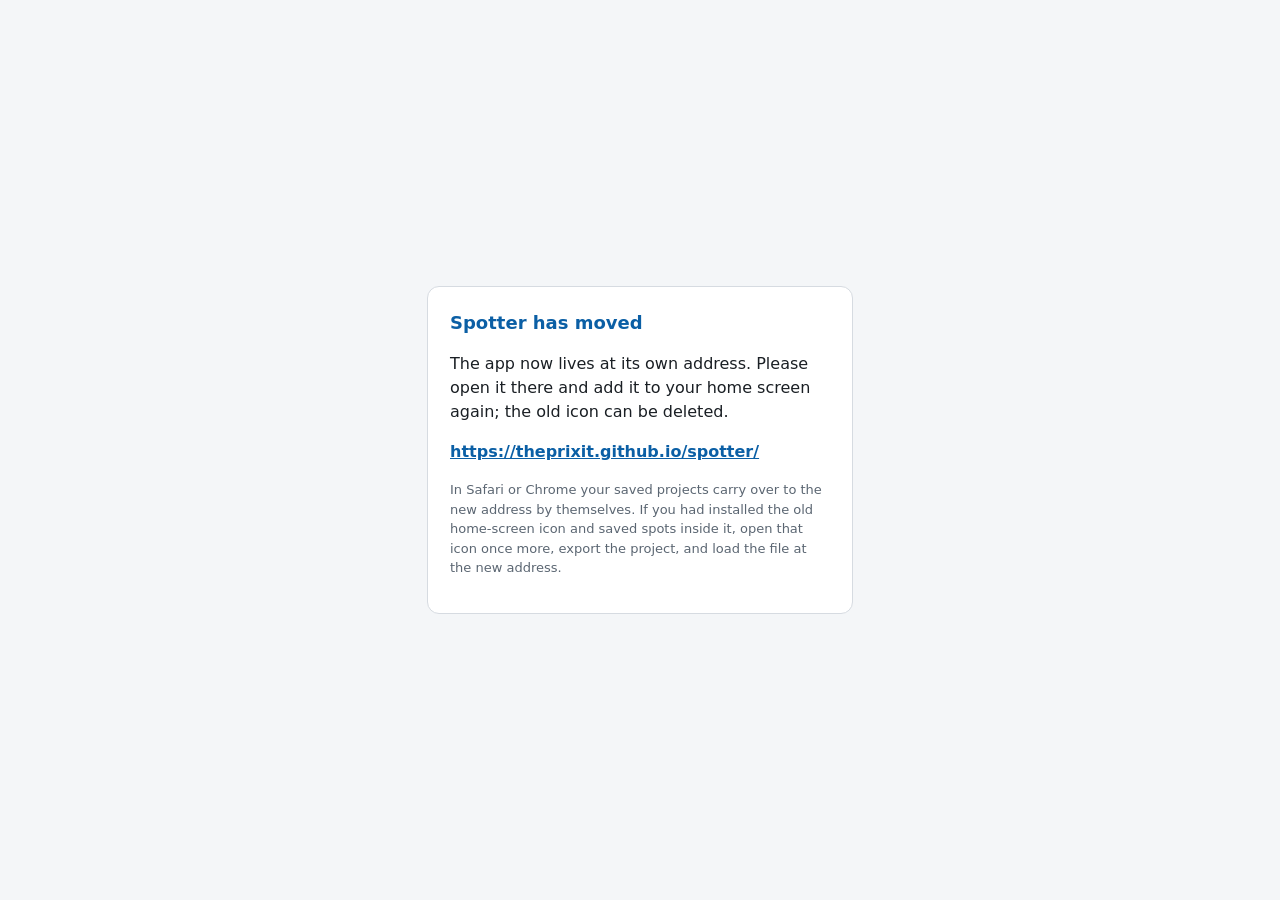
<file: spotter/index.html>
<!DOCTYPE html><html lang="en"><head><meta charset="utf-8"><meta name="viewport" content="width=device-width,initial-scale=1"><meta name="robots" content="noindex,nofollow">
<title>Spotter has moved</title>
<style>body{margin:0;background:#f4f6f8;color:#1a1f24;font:16px/1.5 system-ui,Segoe UI,Roboto,Arial,sans-serif;display:flex;min-height:100vh;align-items:center;justify-content:center}.box{background:#fff;border:1px solid #d6dbe1;border-radius:12px;padding:22px;width:min(92vw,380px)}h1{font-size:18px;margin:0 0 8px;color:#0b5fa5}a{color:#0b5fa5;font-weight:600}</style></head><body>
<div class="box"><h1>Spotter has moved</h1><p>The app now lives at its own address. Please open it there and add it to your home screen again; the old icon can be deleted.</p><p><a id="go" href="https://theprixit.github.io/spotter/">https://theprixit.github.io/spotter/</a></p><p style="font-size:13px;color:#5b6672">In Safari or Chrome your saved projects carry over to the new address by themselves. If you had installed the old home-screen icon and saved spots inside it, open that icon once more, export the project, and load the file at the new address.</p></div>
<script>
(async () => { try { if ('serviceWorker' in navigator) { const rs = await navigator.serviceWorker.getRegistrations(); for (const r of rs) if (r.scope.includes('/spotter/')) await r.unregister(); } const ks = await caches.keys(); for (const k of ks) if (k.startsWith('spotter-')) await caches.delete(k); } catch (e) {} })();
</script></body></html>
</file>
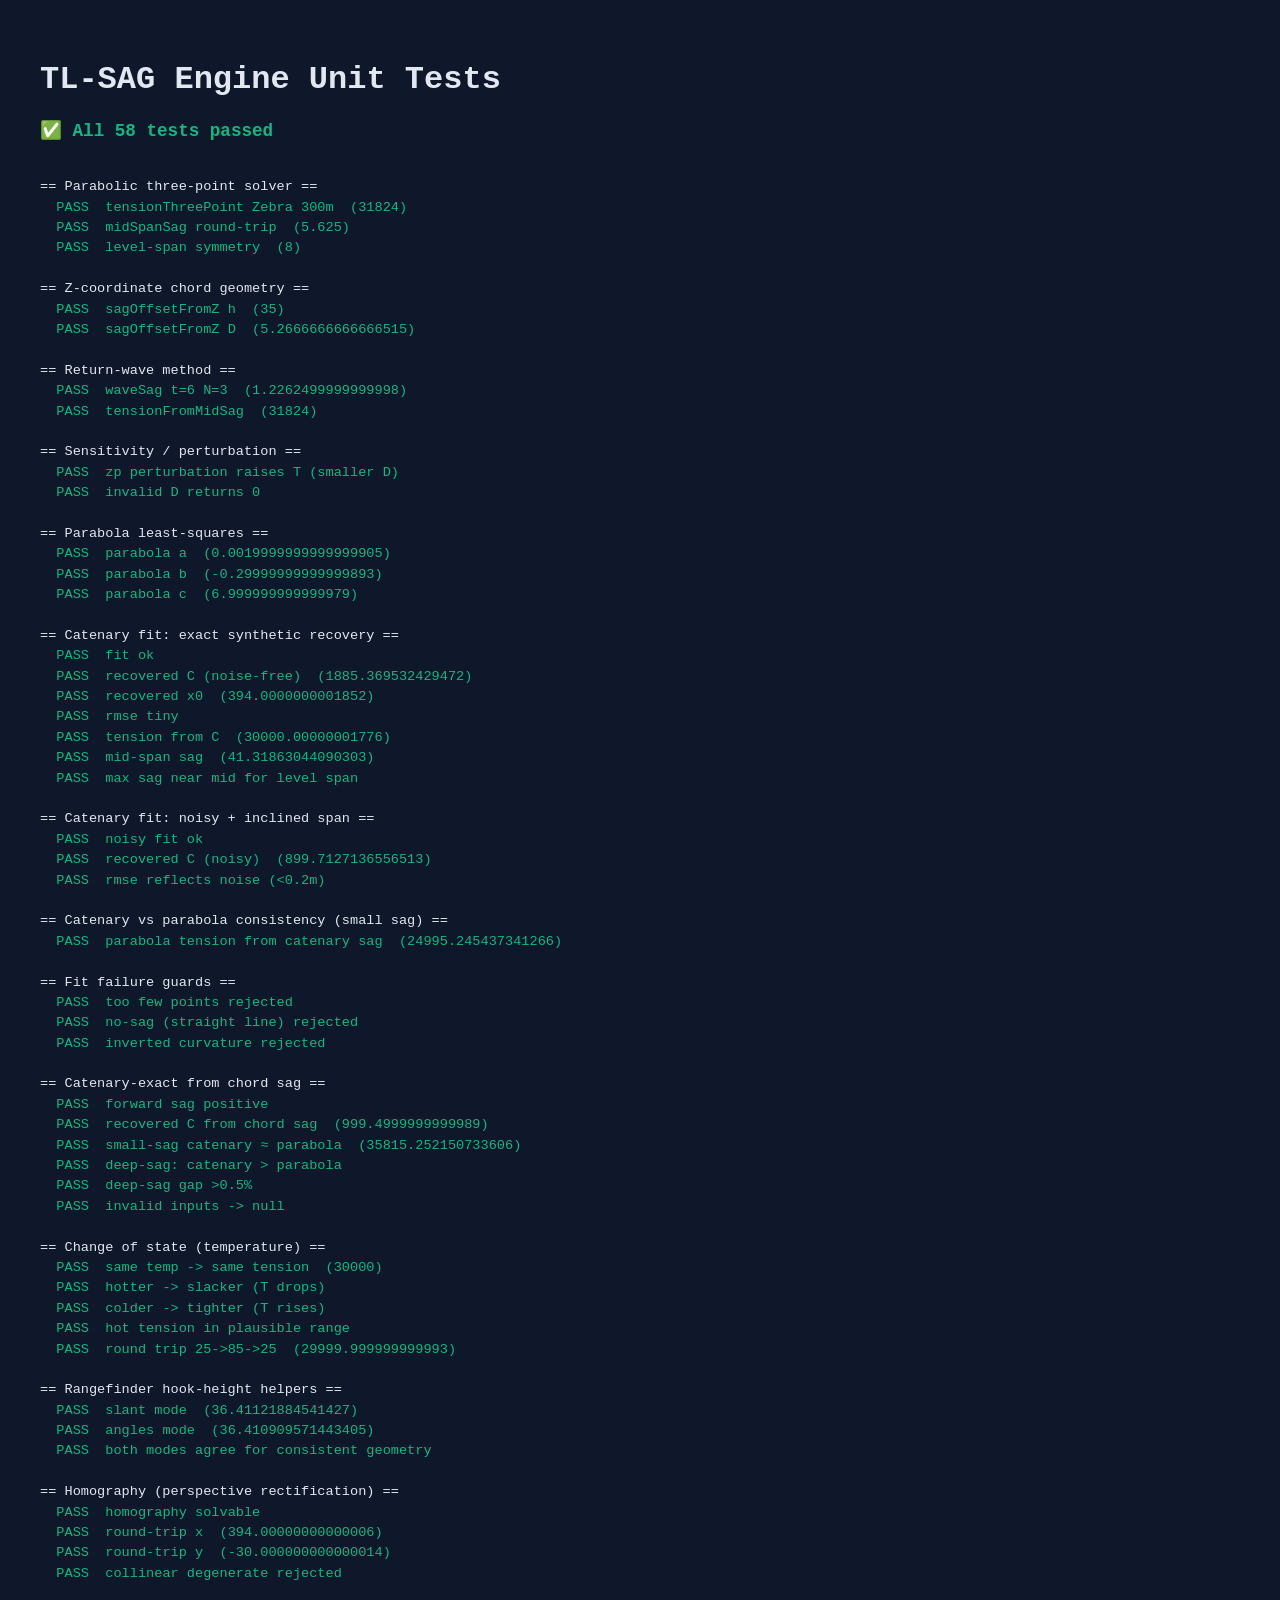
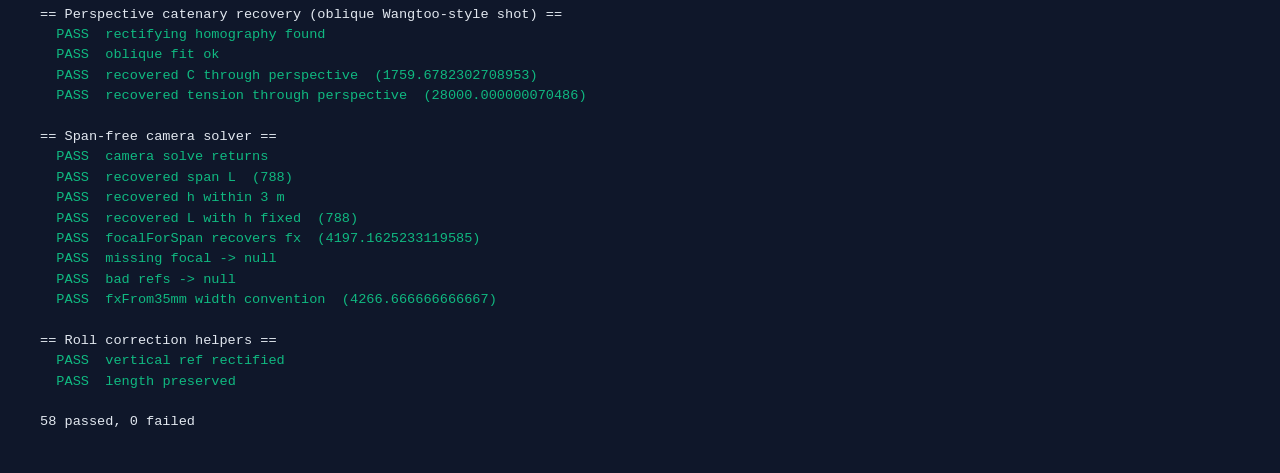
<file: tests/index.html>
<!DOCTYPE html>
<html lang="en">
<head>
  <meta charset="UTF-8">
  <meta name="viewport" content="width=device-width, initial-scale=1.0">
  <title>TL-SAG Engine Tests</title>
  <style>
    body { font-family: Consolas, monospace; background: #0f172a; color: #e2e8f0; padding: 2rem; }
    #out { white-space: pre-wrap; font-size: 0.85rem; line-height: 1.5; }
    .summary { font-size: 1.1rem; font-weight: bold; margin-bottom: 1rem; }
    .ok { color: #10b981; } .bad { color: #ef4444; }
  </style>
</head>
<body>
  <h1>TL-SAG Engine Unit Tests</h1>
  <div class="summary" id="summary">Running…</div>
  <div id="out"></div>
  <script src="../engine.js?v=0.11.0"></script>
  <script>
    // Mirror console.log into the page so results are visible without devtools.
    const outEl = document.getElementById('out');
    const origLog = console.log.bind(console);
    console.log = function (...args) {
      origLog(...args);
      const line = document.createElement('div');
      const text = args.join(' ');
      line.textContent = text;
      if (text.includes('PASS')) line.className = 'ok';
      if (text.includes('FAIL')) line.className = 'bad';
      outEl.appendChild(line);
    };
  </script>
  <script src="engine.test.js?v=0.11.0"></script>
  <script>
    const r = window.__testResults || { passed: 0, failed: 1 };
    const s = document.getElementById('summary');
    s.textContent = r.failed === 0
      ? `✅ All ${r.passed} tests passed`
      : `❌ ${r.failed} test(s) FAILED (${r.passed} passed)`;
    s.className = 'summary ' + (r.failed === 0 ? 'ok' : 'bad');
  </script>
</body>
</html>
</file>
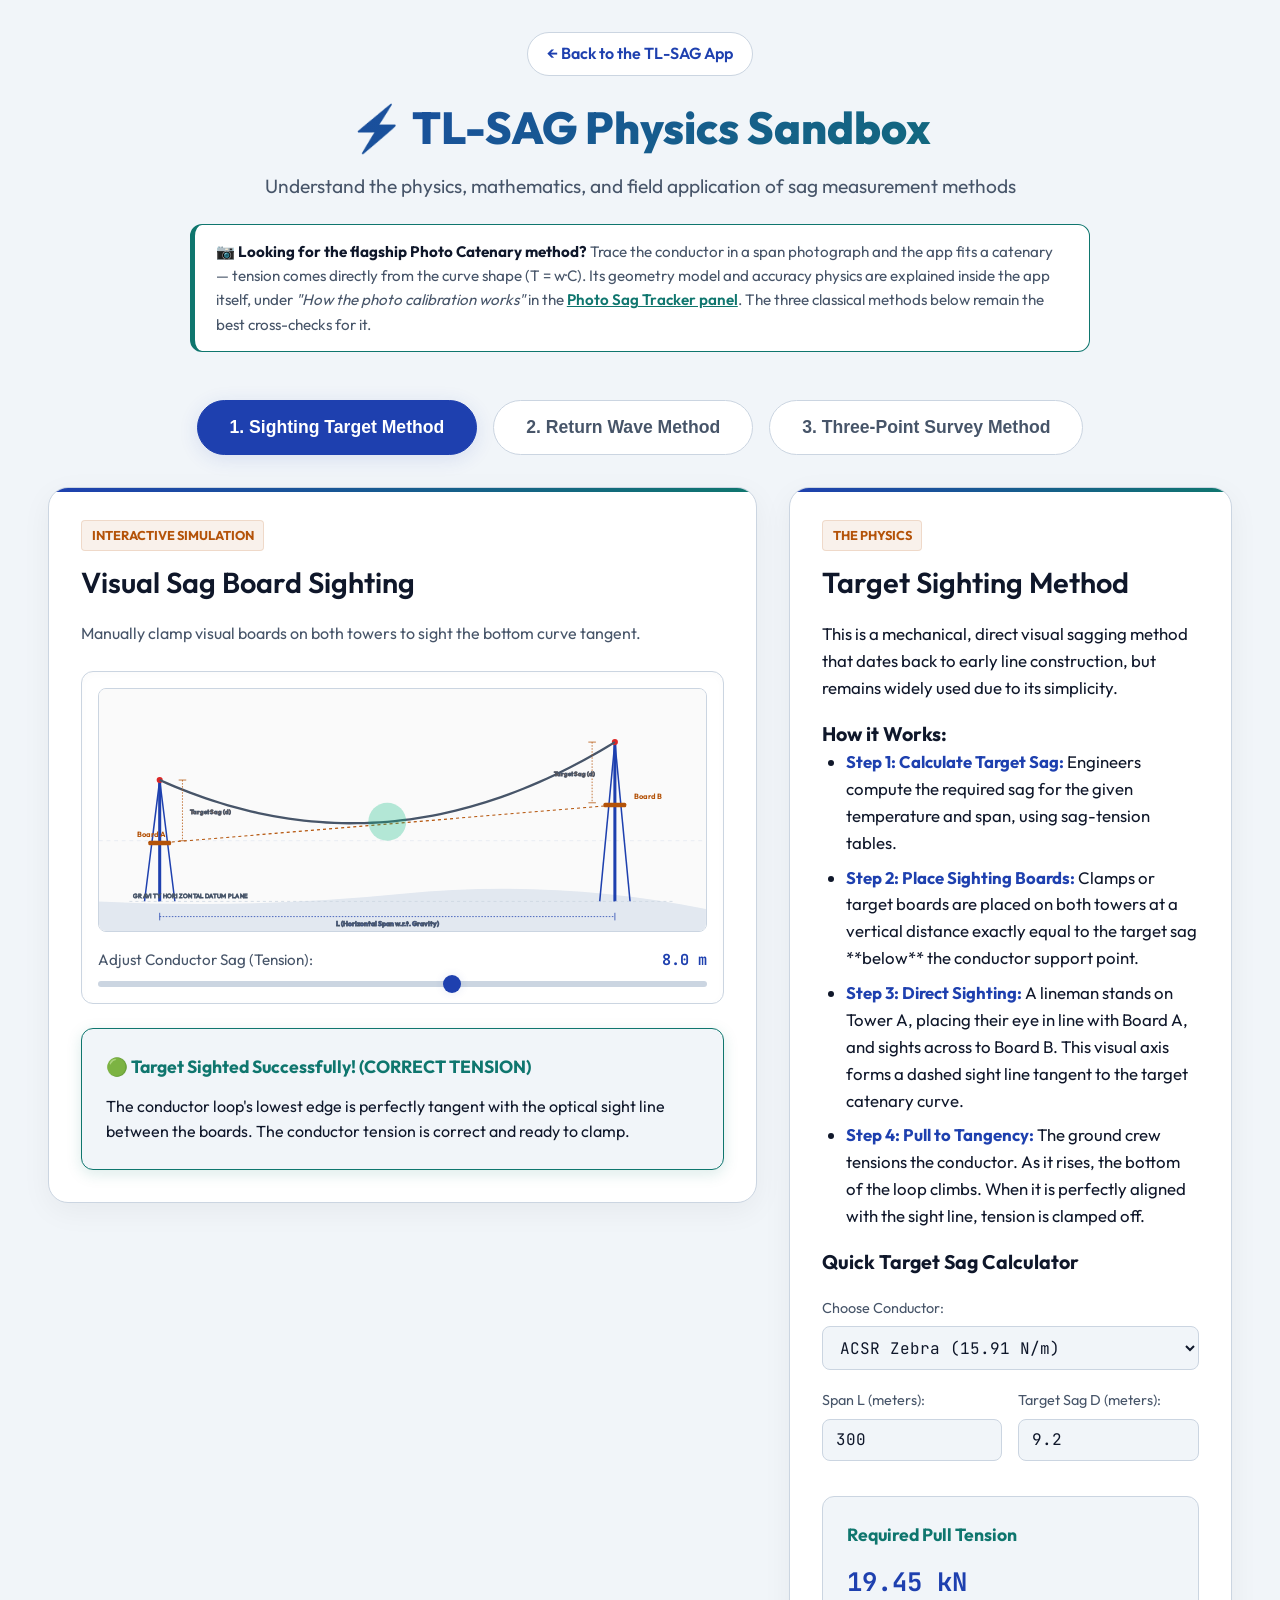
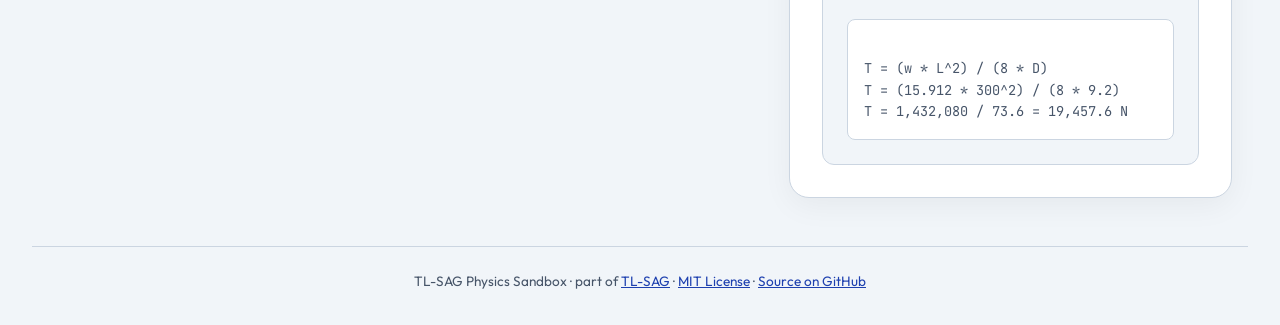
<file: explanations.html>
<!DOCTYPE html>
<html lang="en">
<head>
  <meta charset="UTF-8">
  <meta name="viewport" content="width=device-width, initial-scale=1.0">
  <title>TL-SAG Physics Sandbox — Interactive Method Explanations</title>
  <!-- Modern Font from Google Fonts -->
  <link rel="preconnect" href="https://fonts.googleapis.com">
  <link rel="preconnect" href="https://fonts.gstatic.com" crossorigin>
  <link href="https://fonts.googleapis.com/css2?family=Outfit:wght@300;400;600;800&family=JetBrains+Mono:wght@400;700&display=swap" rel="stylesheet">
  
  <style>
    :root {
      --bg-dark: #f1f5f9;       /* soft gray-blue */
      --bg-card: #ffffff;      /* crisp white panels */
      --text-main: #0f172a;     /* dark slate primary */
      --text-muted: #475569;    /* medium slate secondary */
      --primary: #1e40af;       /* deep structural blue */
      --primary-glow: rgba(30, 64, 175, 0.12);
      --accent-neon: #0f766e;       /* deep teal green for safe indicators */
      --accent-glow: rgba(15, 118, 110, 0.15);
      --accent-orange: #b45309;       /* dark amber for cautions */
      --accent-orange-glow: rgba(180, 83, 9, 0.15);
      --border-color: #cbd5e1;        /* crisp slate border */
    }

    * {
      box-sizing: border-box;
      margin: 0;
      padding: 0;
    }

    body {
      background-color: var(--bg-dark);
      color: var(--text-main);
      font-family: 'Outfit', sans-serif;
      line-height: 1.6;
      padding: 2rem;
    }

    header {
      text-align: center;
      margin-bottom: 3rem;
    }

    h1 {
      font-size: 2.8rem;
      font-weight: 800;
      background: linear-gradient(135deg, #1e40af, #0f766e);
      -webkit-background-clip: text;
      -webkit-text-fill-color: transparent;
      margin-bottom: 0.5rem;
    }

    header p {
      color: var(--text-muted);
      font-size: 1.2rem;
    }

    .container {
      max-width: 1500px;
      margin: 0 auto;
      padding: 0 1rem;
    }

    /* Tab Layout for the Three Methods */
    .tabs-nav {
      display: flex;
      justify-content: center;
      gap: 1rem;
      margin-bottom: 2rem;
    }

    .tab-btn {
      background: var(--bg-card);
      border: 1px solid var(--border-color);
      color: var(--text-muted);
      padding: 1rem 2rem;
      font-size: 1.1rem;
      font-weight: 600;
      border-radius: 50px;
      cursor: pointer;
      transition: all 0.3s cubic-bezier(0.4, 0, 0.2, 1);
    }

    .tab-btn:hover {
      color: var(--text-main);
      border-color: var(--primary);
      box-shadow: 0 4px 15px var(--primary-glow);
    }

    .tab-btn.active {
      background: var(--primary);
      color: #ffffff;
      border-color: var(--primary);
      box-shadow: 0 4px 20px var(--primary-glow);
    }

    .tab-content {
      display: none;
      animation: fadeIn 0.5s ease;
    }

    .tab-content.active {
      display: block;
    }

    @keyframes fadeIn {
      from { opacity: 0; transform: translateY(10px); }
      to { opacity: 1; transform: translateY(0); }
    }

    /* Grid Layout for visualizer cards */
    .panel-grid {
      display: grid;
      grid-template-columns: minmax(0, 1.6fr) minmax(340px, 1fr);
      gap: 2rem;
      align-items: start;
    }

    @media (max-width: 968px) {
      .panel-grid {
        grid-template-columns: 1fr;
      }
    }

    .card {
      background: var(--bg-card);
      border: 1px solid var(--border-color);
      border-radius: 20px;
      padding: 2rem;
      box-shadow: 0 8px 30px rgba(0, 0, 0, 0.05);
      position: relative;
      overflow: hidden;
    }

    .card::before {
      content: '';
      position: absolute;
      top: 0;
      left: 0;
      width: 100%;
      height: 4px;
      background: linear-gradient(90deg, var(--primary), var(--accent-neon));
    }

    h2 {
      font-size: 1.8rem;
      margin-bottom: 1rem;
      font-weight: 600;
    }

    .subtitle {
      color: var(--text-muted);
      margin-bottom: 1.5rem;
      font-size: 1rem;
    }

    /* Interactive Visualizer Canvas Area */
    .visualizer-area {
      background: #ffffff;
      border: 1px solid var(--border-color);
      border-radius: 12px;
      padding: 1rem;
      position: relative;
      margin-bottom: 1.5rem;
      display: flex;
      flex-direction: column;
      align-items: center;
      box-shadow: inset 0 2px 8px rgba(0,0,0,0.02);
    }

    .interactive-svg {
      width: 100%;
      max-height: 400px;
      border-radius: 8px;
      background: #fafafa;
      border: 1px solid var(--border-color);
    }

    /* Controls Panel */
    .controls {
      display: flex;
      flex-direction: column;
      gap: 1rem;
      margin-top: 1rem;
      width: 100%;
    }

    .control-group {
      display: flex;
      flex-direction: column;
      gap: 0.5rem;
    }

    .control-group label {
      font-size: 0.95rem;
      color: var(--text-muted);
      display: flex;
      justify-content: space-between;
    }

    .control-group label span.val {
      font-family: 'JetBrains Mono', monospace;
      color: var(--primary);
      font-weight: bold;
    }

    input[type="range"] {
      -webkit-appearance: none;
      width: 100%;
      height: 6px;
      border-radius: 3px;
      background: #cbd5e1;
      outline: none;
    }

    input[type="range"]::-webkit-slider-thumb {
      -webkit-appearance: none;
      width: 18px;
      height: 18px;
      border-radius: 50%;
      background: var(--primary);
      cursor: pointer;
      box-shadow: 0 0 10px var(--primary-glow);
      transition: all 0.2s;
    }

    input[type="range"]::-webkit-slider-thumb:hover {
      transform: scale(1.2);
    }

    /* Interactive Calculators */
    .calculator {
      display: flex;
      flex-direction: column;
      gap: 1.2rem;
    }

    .calc-row {
      display: grid;
      grid-template-columns: repeat(auto-fit, minmax(140px, 1fr));
      gap: 1rem;
    }

    .input-field {
      display: flex;
      flex-direction: column;
      gap: 0.4rem;
    }

    .input-field label {
      font-size: 0.9rem;
      color: var(--text-muted);
    }

    .input-field input, .input-field select {
      background: var(--bg-dark);
      border: 1px solid var(--border-color);
      border-radius: 8px;
      padding: 0.6rem 0.8rem;
      color: var(--text-main);
      font-family: 'JetBrains Mono', monospace;
      font-size: 1rem;
      transition: border-color 0.2s;
    }

    .input-field input:focus, .input-field select:focus {
      border-color: var(--primary);
      outline: none;
      box-shadow: 0 0 5px var(--primary-glow);
    }

    .btn {
      background: var(--primary);
      color: white;
      border: none;
      border-radius: 8px;
      padding: 0.8rem;
      font-size: 1rem;
      font-weight: 600;
      cursor: pointer;
      transition: all 0.3s;
      display: flex;
      align-items: center;
      justify-content: center;
      gap: 0.5rem;
    }

    .btn:hover {
      box-shadow: 0 4px 15px var(--primary-glow);
      opacity: 0.95;
    }

    .btn-orange {
      background: var(--accent-orange);
    }
    .btn-orange:hover {
      box-shadow: 0 4px 15px var(--accent-orange-glow);
    }

    /* Math & Output Boxes */
    .output-box {
      background: var(--bg-dark);
      border: 1px solid var(--border-color);
      border-radius: 12px;
      padding: 1.5rem;
      margin-top: 1rem;
    }

    .output-title {
      font-size: 1.1rem;
      font-weight: bold;
      color: var(--accent-neon);
      margin-bottom: 0.8rem;
      display: flex;
      align-items: center;
      gap: 0.5rem;
    }

    .output-val {
      font-family: 'JetBrains Mono', monospace;
      font-size: 1.6rem;
      font-weight: bold;
      color: var(--primary);
      margin-bottom: 1rem;
    }

    .math-steps {
      font-family: 'JetBrains Mono', monospace;
      font-size: 0.85rem;
      color: var(--text-muted);
      background: var(--bg-card);
      padding: 1rem;
      border-radius: 8px;
      border: 1px solid var(--border-color);
      overflow-x: auto;
      white-space: pre-line;
    }

    /* Explanation Text Area */
    .explanation-panel {
      font-size: 1.05rem;
      color: var(--text-main);
    }

    .explanation-panel p {
      margin-bottom: 1rem;
    }

    .explanation-panel ul {
      margin-left: 1.5rem;
      margin-bottom: 1rem;
      display: flex;
      flex-direction: column;
      gap: 0.5rem;
    }

    .explanation-panel li strong {
      color: var(--primary);
    }

    .badge {
      display: inline-block;
      padding: 0.25rem 0.6rem;
      border-radius: 4px;
      font-size: 0.8rem;
      font-weight: bold;
      text-transform: uppercase;
      margin-bottom: 0.5rem;
    }

    .badge-blue { background: rgba(30, 64, 175, 0.08); color: var(--primary); border: 1px solid var(--primary-glow); }
    .badge-neon { background: rgba(15, 118, 110, 0.08); color: var(--accent-neon); border: 1px solid var(--accent-glow); }
    .badge-orange { background: rgba(180, 83, 9, 0.08); color: var(--accent-orange); border: 1px solid var(--accent-orange-glow); }

    .glow-box {
      border: 1px solid var(--accent-neon);
      box-shadow: 0 4px 15px var(--accent-glow);
    }

  </style>
</head>
<body>

  <header>
    <div style="display: flex; justify-content: center; margin-bottom: 1rem;">
      <a href="index.html" style="display: inline-flex; align-items: center; gap: 0.4rem; text-decoration: none; color: var(--primary); font-weight: 600; border: 1px solid var(--border-color); border-radius: 50px; padding: 0.5rem 1.2rem; background: var(--bg-card);">← Back to the TL-SAG App</a>
    </div>
    <h1>⚡ TL-SAG Physics Sandbox</h1>
    <p>Understand the physics, mathematics, and field application of sag measurement methods</p>
    <div style="max-width: 900px; margin: 1.4rem auto 0; background: var(--bg-card); border: 1px solid var(--accent-neon); border-left: 5px solid var(--accent-neon); border-radius: 12px; padding: 0.9rem 1.3rem; text-align: left; font-size: 0.95rem; color: var(--text-muted);">
      📷 <strong style="color: var(--text-main);">Looking for the flagship Photo Catenary method?</strong>
      Trace the conductor in a span photograph and the app fits a catenary — tension comes directly from the curve shape (T&nbsp;=&nbsp;w·C). Its geometry model and accuracy physics are explained inside the app itself, under
      <em>"How the photo calibration works"</em> in the <a href="index.html" style="color: var(--accent-neon); font-weight: 600;">Photo Sag Tracker panel</a>.
      The three classical methods below remain the best cross-checks for it.
    </div>
  </header>

  <div class="container">
    
    <!-- Tab Controls -->
    <div class="tabs-nav">
      <button class="tab-btn active" onclick="switchTab('target-method', this)">1. Sighting Target Method</button>
      <button class="tab-btn" onclick="switchTab('wave-method', this)">2. Return Wave Method</button>
      <button class="tab-btn" onclick="switchTab('threepoint-method', this)">3. Three-Point Survey Method</button>
    </div>

    <!-- METHOD 1: SIGHTING TARGET METHOD -->
    <div id="target-method" class="tab-content active">
      <div class="panel-grid">
        
        <!-- Interactive Simulator -->
        <div class="card">
          <span class="badge badge-orange">Interactive Simulation</span>
          <h2>Visual Sag Board Sighting</h2>
          <p class="subtitle">Manually clamp visual boards on both towers to sight the bottom curve tangent.</p>
          
          <div class="visualizer-area">
            <svg id="svg-target" class="interactive-svg" viewBox="0 0 800 320" style="background: #fafafa; border: 1px solid var(--border-color);">
              <!-- Sky & Ground -->
              <rect x="0" y="0" width="100%" height="100%" fill="#fafafa"/>
              <path d="M 0,280 Q 200,290 400,270 T 800,290 L 800,320 L 0,320 Z" fill="#e2e8f0"/>
              
              <!-- Grid lines -->
              <line x1="0" y1="200" x2="800" y2="200" stroke="#e2e8f0" stroke-dasharray="5,5"/>
              
              <!-- Tower A (Left, Lower) -->
              <line x1="80" y1="120" x2="80" y2="280" stroke="#1e40af" stroke-width="4"/>
              <line x1="80" y1="120" x2="60" y2="280" stroke="#1e40af" stroke-width="2"/>
              <line x1="80" y1="120" x2="100" y2="280" stroke="#1e40af" stroke-width="2"/>
              <circle cx="80" cy="120" r="4" fill="#dc2626"/> <!-- Left support point -->
              
              <!-- Tower B (Right, Higher) -->
              <line x1="680" y1="70" x2="680" y2="280" stroke="#1e40af" stroke-width="4"/>
              <line x1="680" y1="70" x2="660" y2="280" stroke="#1e40af" stroke-width="2"/>
              <line x1="680" y1="70" x2="700" y2="280" stroke="#1e40af" stroke-width="2"/>
              <circle cx="680" cy="70" r="4" fill="#dc2626"/> <!-- Right support point -->

              <!-- Visual Target Clamps (Clamped at target sag of 80px below support points) -->
              <!-- Sag Target A (Left): y = 120 + 80 = 200 -->
              <rect id="target-clamp-a" x="65" y="200" width="30" height="6" fill="#b45309" rx="2"/>
              <text x="50" y="195" fill="#b45309" font-size="10" font-weight="bold">Board A</text>
              
              <!-- Sag Target B (Right): y = 70 + 80 = 150 -->
              <rect id="target-clamp-b" x="665" y="150" width="30" height="6" fill="#b45309" rx="2"/>
              <text x="705" y="145" fill="#b45309" font-size="10" font-weight="bold">Board B</text>

              <!-- Sighting Line of Sight (Dashed) -->
              <line id="sight-line" x1="80" y1="203" x2="680" y2="153" stroke="#b45309" stroke-width="1.5" stroke-dasharray="4,4"/>

              <!-- Conductor Path -->
              <path id="conductor-target" d="M 80,120 Q 380,240 680,70" fill="none" stroke="#475569" stroke-width="3"/>
              
              <!-- Success Indicator Glow -->
              <circle id="target-success-glow" cx="380" cy="138" r="10" fill="rgba(15,118,110,0)" />

              <!-- Gravity horizontal/vertical CAD-style visual references -->
              <g id="target-dimensions" stroke="#475569" stroke-width="1">
                <!-- Gravity Horizontal Datum Line -->
                <line x1="40" y1="280" x2="760" y2="280" stroke="#cbd5e1" stroke-dasharray="4,4"/>
                <text x="45" y="275" fill="#475569" font-size="8" letter-spacing="0.05em">GRAVITY HORIZONTAL DATUM PLANE</text>
                
                <!-- Span L Dimension -->
                <line x1="80" y1="300" x2="680" y2="300" stroke="#1e40af" stroke-dasharray="2,2"/>
                <path d="M 80,295 L 80,305 M 680,295 L 680,305" stroke="#1e40af"/>
                <text x="380" y="312" fill="#1e40af" font-size="9" text-anchor="middle" font-weight="bold">L (Horizontal Span w.r.t. Gravity)</text>

                <!-- Board A Sag Dimension -->
                <line x1="110" y1="120" x2="110" y2="200" stroke="#b45309" stroke-dasharray="2,2"/>
                <path d="M 105,120 L 115,120 M 105,200 L 115,200" stroke="#b45309"/>
                <text x="120" y="165" fill="#b45309" font-size="8" font-weight="bold">Target Sag (d)</text>

                <!-- Board B Sag Dimension -->
                <line x1="650" y1="70" x2="650" y2="150" stroke="#b45309" stroke-dasharray="2,2"/>
                <path d="M 645,70 L 655,70 M 645,150 L 655,150" stroke="#b45309"/>
                <text x="600" y="115" fill="#b45309" font-size="8" font-weight="bold">Target Sag (d)</text>
              </g>
            </svg>

            <div class="controls">
              <div class="control-group">
                <label>Adjust Conductor Sag (Tension): <span id="target-sag-label" class="val">50.0 m</span></label>
                <input type="range" id="slider-target-tension" min="110" max="230" value="180" oninput="updateTargetSimulation()">
              </div>
            </div>
          </div>
          
          <div id="target-success-banner" class="output-box" style="border-color: var(--border-color);">
            <div class="output-title" id="target-status-title" style="color: var(--text-muted);">
              🔴 Conductor Out of Alignment
            </div>
            <p id="target-status-desc">Adjust the tension slider. The lowest point of the conductor must touch the yellow dashed line of sight between the two target boards clamped to the towers.</p>
          </div>
        </div>

        <!-- Explanations & Math -->
        <div class="explanation-panel card">
          <span class="badge badge-orange">The Physics</span>
          <h2>Target Sighting Method</h2>
          <p>This is a mechanical, direct visual sagging method that dates back to early line construction, but remains widely used due to its simplicity.</p>
          
          <h3>How it Works:</h3>
          <ul>
            <li><strong>Step 1: Calculate Target Sag:</strong> Engineers compute the required sag for the given temperature and span, using sag-tension tables.</li>
            <li><strong>Step 2: Place Sighting Boards:</strong> Clamps or target boards are placed on both towers at a vertical distance exactly equal to the target sag **below** the conductor support point.</li>
            <li><strong>Step 3: Direct Sighting:</strong> A lineman stands on Tower A, placing their eye in line with Board A, and sights across to Board B. This visual axis forms a dashed sight line tangent to the target catenary curve.</li>
            <li><strong>Step 4: Pull to Tangency:</strong> The ground crew tensions the conductor. As it rises, the bottom of the loop climbs. When it is perfectly aligned with the sight line, tension is clamped off.</li>
          </ul>

          <div class="calculator">
            <h3>Quick Target Sag Calculator</h3>
            <div class="input-field">
              <label>Choose Conductor:</label>
              <select id="calc-target-cond" onchange="calcTargetTension()">
                <option value="15.912" selected>ACSR Zebra (15.91 N/m)</option>
                <option value="19.600">ACSR Moose (19.60 N/m)</option>
                <option value="9.555">ACSR Panther (9.56 N/m)</option>
                <option value="7.122">ACSR Wolf (7.12 N/m)</option>
                <option value="3.865">ACSR Dog (3.87 N/m)</option>
              </select>
            </div>
            <div class="calc-row">
              <div class="input-field">
                <label>Span L (meters):</label>
                <input type="number" id="calc-target-span" value="300" oninput="calcTargetTension()">
              </div>
              <div class="input-field">
                <label>Target Sag D (meters):</label>
                <input type="number" id="calc-target-sag" value="9.2" step="0.1" oninput="calcTargetTension()">
              </div>
            </div>
            <div class="output-box">
              <div class="output-title">Required Pull Tension</div>
              <div class="output-val" id="calc-target-result">19.45 kN</div>
              <div class="math-steps" id="calc-target-steps">
                T = (w * L^2) / (8 * D)
                T = (15.912 * 300^2) / (8 * 9.2)
                T = 1,432,080 / 73.6 = 19,457.6 N
              </div>
            </div>
          </div>
        </div>

      </div>
    </div>

    <!-- METHOD 2: RETURN WAVE METHOD -->
    <div id="wave-method" class="tab-content">
      <div class="panel-grid">
        
        <!-- Interactive Simulator -->
        <div class="card">
          <span class="badge badge-blue">Interactive Simulation</span>
          <h2>Return Wave Timing</h2>
          <p class="subtitle">Kick the wire, time the reflection travels with a stopwatch, and extract tension.</p>
          
          <div class="visualizer-area">
            <svg id="svg-wave" class="interactive-svg" viewBox="0 0 800 320" style="background: #fafafa; border: 1px solid var(--border-color);">
              <rect x="0" y="0" width="100%" height="100%" fill="#fafafa"/>
              <path d="M 0,280 Q 200,290 400,270 T 800,290 L 800,320 L 0,320 Z" fill="#e2e8f0"/>
              
              <!-- Towers -->
              <line x1="80" y1="120" x2="80" y2="280" stroke="#1e40af" stroke-width="4"/>
              <line x1="680" y1="120" x2="680" y2="280" stroke="#1e40af" stroke-width="4"/>
              <circle cx="80" cy="120" r="4" fill="#dc2626"/>
              <circle cx="680" cy="120" r="4" fill="#dc2626"/>

              <!-- Conductor Path with Wave Pulse -->
              <path id="conductor-wave" d="M 80,120 Q 380,220 680,120" fill="none" stroke="#475569" stroke-width="3"/>
              
              <!-- Animated Pulse Dot -->
              <circle id="wave-pulse" cx="80" cy="120" r="6" fill="#0f766e" style="display: none; filter: drop-shadow(0 0 8px var(--accent-glow));" />

              <!-- Lineman Figure on Left Tower -->
              <circle cx="70" cy="100" r="6" fill="#475569"/>
              <line x1="70" y1="106" x2="70" y2="120" stroke="#475569" stroke-width="2"/>
              <line x1="70" y1="110" x2="80" y2="114" stroke="#475569" stroke-width="1.5"/> <!-- Hand hitting conductor -->

              <!-- Gravity horizontal/vertical CAD-style visual references -->
              <g id="wave-dimensions" stroke="#475569" stroke-width="1">
                <!-- Gravity Horizontal Datum Line -->
                <line id="wave-datum-line" x1="40" y1="260" x2="760" y2="260" stroke="#cbd5e1" stroke-dasharray="4,4"/>
                <text id="wave-datum-label" x="45" y="255" fill="#475569" font-size="8" letter-spacing="0.05em">GRAVITY HORIZONTAL DATUM PLANE</text>
                
                <!-- Span L Dimension -->
                <line id="wave-dim-L" x1="80" y1="280" x2="680" y2="280" stroke="#1e40af" stroke-dasharray="2,2"/>
                <path id="wave-dim-L-ticks" d="M 80,275 L 80,285 M 680,275 L 680,285" stroke="#1e40af"/>
                <text id="wave-dim-L-text" x="380" y="292" fill="#1e40af" font-size="9" text-anchor="middle" font-weight="bold">L (Horizontal Span w.r.t. Gravity)</text>

                <!-- Mid-span Sag d Dimension -->
                <line id="wave-dim-d" x1="380" y1="120" x2="380" y2="180" stroke="#b45309" stroke-width="1.5" stroke-dasharray="2,2"/>
                <text id="wave-dim-d-text" x="390" y="150" fill="#b45309" font-size="9" font-weight="bold">d (Mid-span Sag w.r.t. Gravity)</text>
              </g>
            </svg>

            <!-- Stopwatch UI -->
            <div style="display: flex; gap: 2rem; align-items: center; background: #ffffff; border: 1px solid var(--border-color); padding: 0.8rem 2rem; border-radius: 50px; margin-top: 1rem; width: 90%; justify-content: space-between;">
              <div style="display: flex; flex-direction: column;">
                <span style="font-size: 0.75rem; color: var(--text-muted); text-transform: uppercase;">Stopwatch</span>
                <span id="stopwatch-display" style="font-family: 'JetBrains Mono', monospace; font-size: 1.6rem; font-weight: bold; color: var(--primary);">0.00s</span>
              </div>
              <div style="display: flex; flex-direction: column;">
                <span style="font-size: 0.75rem; color: var(--text-muted); text-transform: uppercase;">Returns</span>
                <span id="returns-count" style="font-family: 'JetBrains Mono', monospace; font-size: 1.6rem; font-weight: bold; color: var(--accent-neon);">0 / 3</span>
              </div>
              <button class="btn" id="kick-btn" onclick="startWaveSimulation()">Kick Cable</button>
            </div>

            <div class="controls">
              <div class="control-group">
                <label>Set Cable Tension: <span id="wave-tension-label" class="val">25.0 kN</span></label>
                <input type="range" id="slider-wave-tension" min="15" max="60" value="25" oninput="changeWaveTension()">
              </div>
            </div>
          </div>

          <div class="output-box" style="border-color: var(--border-color);">
            <div class="output-title">Wave Timing Calculation Output</div>
            <p>Click "Kick Cable" to initiate a wave. The time it takes for 3 return trips will allow us to calculate both the sag and the tension.</p>
          </div>
        </div>

        <!-- Explanations & Math -->
        <div class="explanation-panel card">
          <span class="badge badge-blue">The Physics</span>
          <h2>Return Wave Method</h2>
          <p>The Return Wave Method relies on the physics of **transverse wave propagation** through a tensioned string. It is highly accurate and requires zero optical survey instruments.</p>
          
          <h3>The Physics Equations:</h3>
          <ul>
            <li><strong>Wave Velocity:</strong> A physical pulse travels along a cable at a velocity ($v$) that depends entirely on its tension ($T$) and mass per unit length ($m$):
              <div style="font-family: 'JetBrains Mono', monospace; background: #05070c; padding: 0.4rem; border-radius: 6px; margin: 0.5rem 0;">v = sqrt( Tension / mass )</div>
            </li>
            <li><strong>Loop Distance:</strong> A round trip from one tower to the other and back covers a distance of exactly `2 * Span` ($2 \cdot L$). For $N$ complete return trips, the total travel distance is `2 * N * L`.</li>
            <li><strong>Stopwatch Relation:</strong> By measuring the total time ($t$) for $N$ returns:
              <div style="font-family: 'JetBrains Mono', monospace; background: #05070c; padding: 0.4rem; border-radius: 6px; margin: 0.5rem 0;">v = (2 * N * L) / t</div>
            </li>
            <li><strong>Direct Sag Extract:</strong> By substituting the velocity equation into the standard level-span sag formula, we get the elegant direct stopwatch relationship:
              <div style="font-family: 'JetBrains Mono', monospace; background: #05070c; padding: 0.4rem; border-radius: 6px; margin: 0.5rem 0;">Sag = (g * t^2) / (32 * N^2)</div>
              Where `g = 9.81 m/s²`.
            </li>
          </ul>

          <div class="calculator">
            <h3>Wave Stopwatch Calculator</h3>
            <div class="input-field">
              <label>Conductor Type:</label>
              <select id="calc-wave-cond" onchange="calcWaveTension()">
                <option value="1.622" selected>ACSR Zebra (1.622 kg/m)</option>
                <option value="1.998">ACSR Moose (1.998 kg/m)</option>
                <option value="0.974">ACSR Panther (0.974 kg/m)</option>
                <option value="0.726">ACSR Wolf (0.726 kg/m)</option>
                <option value="0.394">ACSR Dog (0.394 kg/m)</option>
              </select>
            </div>
            <div class="calc-row">
              <div class="input-field">
                <label>Span L (meters):</label>
                <input type="number" id="calc-wave-span" value="280" oninput="calcWaveTension()">
              </div>
              <div class="input-field">
                <label>Target Return Trips (N):</label>
                <input type="number" id="calc-wave-returns" value="3" oninput="calcWaveTension()">
              </div>
            </div>
            <div class="input-field">
              <label>Stopwatch Time t (seconds):</label>
              <input type="number" id="calc-wave-time" value="15.8" step="0.1" oninput="calcWaveTension()">
            </div>
            <div class="output-box">
              <div class="output-title">Calculated Sag & Tension</div>
              <div style="display: grid; grid-template-columns: 1fr 1fr; gap: 1rem;">
                <div>
                  <span style="font-size: 0.8rem; color: var(--text-muted);">SAG:</span>
                  <div class="output-val" id="calc-wave-sag-val" style="color: var(--accent-neon);">8.51 m</div>
                </div>
                <div>
                  <span style="font-size: 0.8rem; color: var(--text-muted);">TENSION:</span>
                  <div class="output-val" id="calc-wave-tens-val" style="color: var(--primary);">18.29 kN</div>
                </div>
              </div>
              <div class="math-steps" id="calc-wave-steps">
                Sag = (9.81 * t^2) / (32 * N^2)
                Sag = (9.81 * 15.8^2) / (32 * 3^2) = 2448.97 / 288 = 8.50 m
                
                Tension = (mass * g * L^2) / (8 * Sag)
                T = (1.622 * 9.81 * 280^2) / (8 * 8.50) = 18,290 N = 18.29 kN
              </div>
            </div>
          </div>
        </div>

      </div>
    </div>

    <!-- METHOD 3: THREE-POINT SURVEY METHOD -->
    <div id="threepoint-method" class="tab-content">
      <div class="panel-grid">
        
        <!-- Interactive Simulator -->
        <div class="card">
          <span class="badge badge-neon">Interactive Simulation</span>
          <h2>Three-Point Coordinate Sighting</h2>
          <p class="subtitle">Shoot a laser to both tower support tips and any arbitrary point on the wire.</p>
          
          <div class="visualizer-area">
            <svg id="svg-threepoint" class="interactive-svg" viewBox="0 0 800 320" style="background: #fafafa; border: 1px solid var(--border-color);">
              <rect x="0" y="0" width="100%" height="100%" fill="#fafafa"/>
              <path d="M 0,280 Q 200,290 400,270 T 800,290 L 800,320 L 0,320 Z" fill="#e2e8f0"/>
              
              <!-- Towers -->
              <!-- Tower A (Left, Lower) -->
              <line x1="80" y1="140" x2="80" y2="280" stroke="#1e40af" stroke-width="4"/>
              <line x1="80" y1="140" x2="60" y2="280" stroke="#1e40af" stroke-width="2"/>
              <line x1="80" y1="140" x2="100" y2="280" stroke="#1e40af" stroke-width="2"/>
              <circle cx="80" cy="140" r="4" fill="#dc2626"/> <!-- Support A -->
              <text x="60" y="135" fill="#0f172a" font-size="10">A (0, yA)</text>
              
              <!-- Tower B (Right, Higher) with dynamic structural members -->
              <line id="tower-b-center" x1="680" y1="60" x2="680" y2="280" stroke="#1e40af" stroke-width="4"/>
              <line id="tower-b-leg-l" x1="680" y1="60" x2="660" y2="280" stroke="#1e40af" stroke-width="2"/>
              <line id="tower-b-leg-r" x1="680" y1="60" x2="700" y2="280" stroke="#1e40af" stroke-width="2"/>
              <circle cx="680" cy="60" r="4" fill="#dc2626"/> <!-- Support B -->
              <text x="685" y="55" fill="#0f172a" font-size="10">B (L, yB)</text>
 
               <!-- Chord line (Dashed Black) -->
               <line x1="80" y1="140" x2="680" y2="60" stroke="#475569" stroke-width="1.5" stroke-dasharray="6,4" opacity="0.5"/>
 
               <!-- Conductor Path -->
               <path id="conductor-3pt" d="M 80,140 Q 380,240 680,60" fill="none" stroke="#10b981" stroke-width="3"/>
               
               <!-- Total Station on Ground -->
               <polygon points="340,280 360,280 350,250" fill="#d97706"/> <!-- Tripod -->
               <circle cx="350" cy="245" r="5" fill="#1e40af"/> <!-- Total Station -->
               
               <!-- Laser Sighting Lines -->
               <!-- Sight Line to Support A -->
               <line id="laser-a" x1="350" y1="245" x2="80" y2="140" stroke="#d97706" stroke-width="1.2" stroke-dasharray="2,2"/>
               <!-- Sight Line to Support B -->
               <line id="laser-b" x1="350" y1="245" x2="680" y2="60" stroke="#d97706" stroke-width="1.2" stroke-dasharray="2,2"/>
               <!-- Sight Line to Conductor Point P -->
               <line id="laser-p" x1="350" y1="245" x2="380" y2="150" stroke="#10b981" stroke-width="1.5" stroke-dasharray="2,2"/>
               
               <!-- Sighted point P -->
               <circle id="point-p" cx="380" cy="150" r="5" fill="#10b981" />
               <text id="label-point-p" x="390" y="145" fill="#0f172a" font-size="10">P (xp, yp)</text>
 
               <!-- Chord height indicator at xp -->
               <line id="chord-line-offset" x1="380" y1="100" x2="380" y2="150" stroke="#b91c1c" stroke-width="2" stroke-dasharray="2,2"/>
               <text id="label-sag-offset" x="390" y="125" fill="#b91c1c" font-size="10" font-weight="bold">D(xp)</text>
 
               <!-- Gravity horizontal/vertical CAD-style visual references -->
               <g id="tp-dimensions" stroke="#64748b" stroke-width="1">
                 <!-- Gravity Horizontal Datum Line -->
                 <line id="tp-datum-line" x1="40" y1="280" x2="760" y2="280" stroke="#cbd5e1" stroke-dasharray="4,4"/>
                 <text id="tp-datum-label" x="400" y="274" fill="#475569" font-size="8" letter-spacing="0.05em" text-anchor="middle">GRAVITY HORIZONTAL DATUM PLANE</text>
                 
                 <!-- Span L Dimension -->
                 <line id="tp-dim-L" x1="80" y1="300" x2="680" y2="300" stroke="#1e40af" stroke-dasharray="2,2"/>
                 <path id="tp-dim-L-ticks" d="M 80,295 L 80,305 M 680,295 L 680,305" stroke="#1e40af"/>
                 <text id="tp-dim-L-text" x="380" y="312" fill="#1e40af" font-size="9" text-anchor="middle" font-weight="bold">L = 300.0 m</text>
 
                 <!-- Position xp Dimension -->
                 <line id="tp-dim-xp" x1="80" y1="285" x2="280" y2="285" stroke="#1d4ed8" stroke-dasharray="2,2"/>
                 <path id="tp-dim-xp-ticks" d="M 80,280 L 80,290 M 280,280 L 280,290" stroke="#1d4ed8"/>
                 <text id="tp-dim-xp-text" x="180" y="297" fill="#1d4ed8" font-size="9" text-anchor="middle">xp = 100.0 m</text>
 
                 <!-- Vertical Height Diff h Dimension -->
                 <line id="tp-dim-h" x1="720" y1="140" x2="720" y2="60" stroke="#b45309" stroke-dasharray="2,2"/>
                 <path id="tp-dim-h-ticks" d="M 715,140 L 725,140 M 715,60 L 725,60" stroke="#b45309"/>
                 <!-- Extension lines from towers to vertical dimension -->
                 <line id="tp-ext-A" x1="80" y1="140" x2="730" y2="140" stroke="#94a3b8" stroke-dasharray="3,3"/>
                 <line id="tp-ext-B" x1="680" y1="60" x2="730" y2="60" stroke="#94a3b8" stroke-dasharray="3,3"/>
                 <text id="tp-dim-h-text" x="735" y="105" fill="#b45309" font-size="9" text-anchor="start">h = 35.00 m</text>
               </g>
             </svg>

            <div class="controls">
              <div class="control-group">
                <label>Slide Measurement Point along conductor (xp): <span id="label-xp" class="val">300.0 m</span></label>
                <input type="range" id="slider-3pt-xp" min="150" max="610" value="380" oninput="update3ptSimulation()">
              </div>
              <div class="control-group">
                <label>Set Elevation Difference (h): <span id="label-height-diff" class="val">40.0 m</span></label>
                <input type="range" id="slider-3pt-h" min="0" max="80" value="40" oninput="update3ptSimulation()">
              </div>
            </div>
          </div>

          <div class="output-box" style="border-color: var(--border-color);">
            <div class="output-title">Survey calculations at point P</div>
            <div style="display: grid; grid-template-columns: 1fr 1fr 1fr; gap: 1rem;">
              <div>
                <span style="font-size: 0.75rem; color: var(--text-muted);">xp Pos:</span>
                <div class="output-val" id="val-xp-pos" style="font-size: 1.2rem;">300.0 m</div>
              </div>
              <div>
                <span style="font-size: 0.75rem; color: var(--text-muted);">Chord y:</span>
                <div class="output-val" id="val-chord-y" style="font-size: 1.2rem;">100.0 m</div>
              </div>
              <div>
                <span style="font-size: 0.75rem; color: var(--text-muted);">Chord-Sag D(xp):</span>
                <div class="output-val" id="val-chord-sag" style="font-size: 1.2rem; color: #ef4444;">8.50 m</div>
              </div>
            </div>
          </div>
        </div>

        <!-- Explanations & Math -->
        <div class="explanation-panel card">
          <span class="badge badge-neon">The Physics</span>
          <h2>Three-Point Survey Method</h2>
          <p>By capturing three 3D coordinate points along a single span, a total station survey instrument can mathematically model the conductor's parabolic catenary curve in space, automatically determining both the sag and internal horizontal tension.</p>
          
          <blockquote style="background: rgba(59, 130, 246, 0.05); border-left: 3px solid var(--primary); padding: 0.8rem 1.2rem; border-radius: 0 8px 8px 0; margin-bottom: 1.5rem; font-size: 0.92rem;">
            <strong>⚠️ GEOMETRICAL REFERENCE CLARIFICATION:</strong><br>
            In all transmission line sag-tension analysis, the <strong>Span Length (L)</strong> and the <strong>Measurement Position (xp)</strong> are strictly the <strong>horizontal projections w.r.t. gravity</strong> (measured along a horizontal datum plane, e.g., using a Total Station or GPS map projection), <strong>NOT</strong> the sloped linear slant distance between tower hooks. The <strong>Elevation Difference (h)</strong> and <strong>Sag Offsets (D)</strong> are strictly the <strong>vertical projections</strong> parallel to the vector of gravity (absolute elevation sea level differences).
          </blockquote>
          
          <h3>The Mathematical Derivation:</h3>
          <ul>
            <li><strong>1. Reference the Chord Line:</strong> Connect support A at `(0, yA)` and support B at `(L, yB)` with a straight line. At any position `xp`, the height of this chord is:
              <div style="font-family: 'JetBrains Mono', monospace; background: #05070c; padding: 0.4rem; border-radius: 6px; margin: 0.5rem 0;">y_chord(xp) = yA + (h / L) * xp</div>
            </li>
            <li><strong>2. Measure Sag Offset:</strong> The vertical sag offset `D(xp)` is the difference between the chord line and the measured wire height `yp`:
              <div style="font-family: 'JetBrains Mono', monospace; background: #05070c; padding: 0.4rem; border-radius: 6px; margin: 0.5rem 0;">D(xp) = y_chord(xp) - yp</div>
            </li>
            <li><strong>3. Solve the Quadratic:</strong> Because the conductor fits the parabolic curve equation `y = a*x^2 + b*x + c` with `a = w / (2*T)`, fitting the points yields the universal tension equation:
              <div style="font-family: 'JetBrains Mono', monospace; background: #05070c; padding: 0.4rem; border-radius: 6px; margin: 0.5rem 0;">Tension (T) = (w * xp * (L - xp)) / (2 * D(xp))</div>
            </li>
            <li><strong>Universal Result:</strong> Regardless of elevation difference `h` or tower slopes, measuring the offset `D` at any distance `xp` solves the horizontal tension `T` instantly.</li>
          </ul>

          <div class="calculator">
            <h3>Three-Point Surveyor Calculator</h3>
            <div class="input-field">
              <label>Choose Conductor Weight (w):</label>
              <select id="calc-3pt-cond" onchange="calc3ptTension()">
                <option value="15.912" selected>ACSR Zebra (15.91 N/m)</option>
                <option value="19.600">ACSR Moose (19.60 N/m)</option>
                <option value="9.555">ACSR Panther (9.56 N/m)</option>
                <option value="7.122">ACSR Wolf (7.12 N/m)</option>
                <option value="3.865">ACSR Dog (3.87 N/m)</option>
              </select>
            </div>
            <div class="calc-row">
              <div class="input-field">
                <label>Span L (meters):</label>
                <input type="number" id="calc-3pt-span" value="300" oninput="calc3ptTension()">
              </div>
              <div class="input-field">
                <label>Elevation Diff h (meters):</label>
                <input type="number" id="calc-3pt-h" value="35" oninput="calc3ptTension()">
              </div>
            </div>
            <div class="calc-row">
              <div class="input-field">
                <label>Measure Pos xp (meters):</label>
                <input type="number" id="calc-3pt-xp" value="100" oninput="calc3ptTension()">
              </div>
              <div class="input-field">
                <label>Measured Offset D(xp) (m):</label>
                <input type="number" id="calc-3pt-offset" value="5.3" step="0.1" oninput="calc3ptTension()">
              </div>
            </div>
            <div class="output-box">
              <div class="output-title" style="color: var(--accent-neon);">Calculated Horizontal Tension</div>
              <div class="output-val" id="calc-3pt-result">30.02 kN</div>
              <div class="math-steps" id="calc-3pt-steps">
                T = (w * xp * (L - xp)) / (2 * D(xp))
                T = (15.912 * 100 * (300 - 100)) / (2 * 5.3)
                T = (15.912 * 100 * 200) / 10.6
                T = 318,240 / 10.6 = 30,022.6 N = 30.02 kN
              </div>
            </div>
          </div>
        </div>
      </div>
    </div>

  </div>

  <script>
    // Tab switching logic
    function switchTab(tabId, btn) {
      // Hide all contents
      document.querySelectorAll('.tab-content').forEach(content => {
        content.classList.remove('active');
      });
      // Deactivate all buttons
      document.querySelectorAll('.tab-btn').forEach(button => {
        button.classList.remove('active');
      });

      // Show targeted tab
      document.getElementById(tabId).classList.add('active');
      btn.classList.add('active');

      // Trigger redraws of animations if needed
      if (tabId === 'target-method') {
        updateTargetSimulation();
      } else if (tabId === 'wave-method') {
        changeWaveTension();
      } else if (tabId === 'threepoint-method') {
        update3ptSimulation();
      }
    }

    // ==========================================
    // METHOD 1: VISUAL SIGHT TARGET SIMULATION
    // ==========================================
    function updateTargetSimulation() {
      const slider = document.getElementById('slider-target-tension');
      const val = parseFloat(slider.value);
      
      // Calculate actual sag on screen
      const screenSag = val - 100;
      
      // Update label
      document.getElementById('target-sag-label').innerText = (screenSag / 10).toFixed(1) + " m";

      // Draw the conductor as a mathematically accurate parabola hanging down
      // y = yA + (yB - yA)*ratio + 4*screenSag*ratio*(1 - ratio)
      let pathStr = "M 80,120 ";
      for (let x = 80; x <= 680; x += 10) {
        const ratio = (x - 80) / 600;
        const y = 120 + (70 - 120) * ratio + 4 * screenSag * ratio * (1 - ratio);
        pathStr += `L ${x},${y} `;
      }
      document.getElementById('conductor-target').setAttribute('d', pathStr);

      // Check for alignment target intersection
      // Sighting line connects Board A (80, 120 + targetSag) and Board B (680, 70 + targetSag)
      // Since targetSag = 80 (visual pixels), the boards are at 200 and 150 respectively.
      // Sighting line Y at mid-span (x = 380) is (200 + 150) / 2 = 175.
      // Conductor Y at mid-span (x = 380) is 120 - 25 + screenSag = 95 + screenSag.
      // For tangency at mid-span, conductor Y must be exactly 175, so screenSag = 80.
      const y_mid = 95 + screenSag;
      const target_y_mid = 175; // 95 + 80
      const diff = Math.abs(y_mid - target_y_mid);

      const statusBox = document.getElementById('target-success-banner');
      const statusTitle = document.getElementById('target-status-title');
      const statusDesc = document.getElementById('target-status-desc');
      const glow = document.getElementById('target-success-glow');

      // Update success indicator position to trace the wire's actual midpoint
      glow.setAttribute('cx', '380');
      glow.setAttribute('cy', y_mid);

      if (diff < 2) {
        // perfect alignment!
        statusBox.classList.add('glow-box');
        statusBox.style.borderColor = 'var(--accent-neon)';
        statusTitle.innerHTML = '🟢 Target Sighted Successfully! (CORRECT TENSION)';
        statusTitle.style.color = 'var(--accent-neon)';
        statusDesc.innerText = 'The conductor loop\'s lowest edge is perfectly tangent with the optical sight line between the boards. The conductor tension is correct and ready to clamp.';
        glow.setAttribute('fill', 'rgba(16,185,129,0.3)');
        glow.setAttribute('r', '25');
      } else {
        statusBox.classList.remove('glow-box');
        statusBox.style.borderColor = 'var(--border-color)';
        glow.setAttribute('fill', 'rgba(16,185,129,0)');
        
        if (y_mid < target_y_mid) {
          statusTitle.innerHTML = '🔴 Conductor Over-Tensioned (Sag too high off visual target)';
          statusTitle.style.color = 'var(--accent-orange)';
          statusDesc.innerText = 'The conductor is pulled too tight. Ease off the tension pull (move slider to the right) to drop the conductor loop into the line of sight.';
        } else {
          statusTitle.innerHTML = '🔴 Conductor Under-Tensioned (Sag too low)';
          statusTitle.style.color = 'var(--primary)';
          statusDesc.innerText = 'The conductor has sagged too low below the optical line of sight. Pull tighter (move slider to the left) to raise the conductor loop.';
        }
      }
    }

    function calcTargetTension() {
      const w = parseFloat(document.getElementById('calc-target-cond').value);
      const L = parseFloat(document.getElementById('calc-target-span').value);
      const D = parseFloat(document.getElementById('calc-target-sag').value);

      const T = (w * L * L) / (8 * D);
      const T_kN = T / 1000;

      document.getElementById('calc-target-result').innerText = T_kN.toFixed(2) + " kN";
      document.getElementById('calc-target-steps').innerText = 
        `Tension (T) = (w * L^2) / (8 * D)\n` +
        `T = (${w} * ${L}^2) / (8 * ${D})\n` +
        `T = (${w} * ${L*L}) / ${8*D}\n` +
        `T = ${(w * L * L).toFixed(1)} / ${8*D} = ${T.toFixed(1)} N = ${T_kN.toFixed(2)} kN`;
    }


    // ==========================================
    // METHOD 2: RETURN WAVE METHOD
    // ==========================================
    let isWaveRunning = false;
    let waveAnimId = null;
    let waveStartTime = 0;
    let waveTension = 25.0; // kN
    let currentWaveSagOnScreen = 60; // dynamic mapping from sag to screen pixels
    const waveMassMap = {
      "1.622": "ACSR Zebra (1.622 kg/m)",
      "1.998": "ACSR Moose (1.998 kg/m)",
      "0.974": "ACSR Panther (0.974 kg/m)",
      "0.726": "ACSR Wolf (0.726 kg/m)",
      "0.394": "ACSR Dog (0.394 kg/m)"
    };

    function changeWaveTension() {
      const val = parseFloat(document.getElementById('slider-wave-tension').value);
      waveTension = val;
      document.getElementById('wave-tension-label').innerText = val.toFixed(1) + " kN";
      
      // Predict standard return time for selected conductor
      const mass = parseFloat(document.getElementById('calc-wave-cond').value);
      const g = 9.81;
      const w = mass * g;
      const L = parseFloat(document.getElementById('calc-wave-span').value);
      const N = parseFloat(document.getElementById('calc-wave-returns').value);
      
      const T_n = val * 1000;
      const sag = (w * L * L) / (8 * T_n);
      const t = Math.sqrt((sag * 32 * N * N) / g);
      
      document.getElementById('calc-wave-time').value = t.toFixed(2);
      
      // Update screen sag visually: Map physical sag (e.g. 5m to 25m) to screen pixels (e.g. 30px to 150px)
      // Standard scale: 1 meter sag = 6 pixels on screen
      currentWaveSagOnScreen = Math.max(20, Math.min(180, sag * 6));
      // Redraw conductor curve to visually match the tension setting
      let pathStr = "M 80,120 ";
      for (let x = 80; x <= 680; x += 10) {
        const ratio = (x - 80) / 600;
        const y = 120 + 4 * currentWaveSagOnScreen * ratio * (1 - ratio);
        pathStr += `L ${x},${y} `;
      }
      document.getElementById('conductor-wave').setAttribute('d', pathStr);

      // Dynamic dimension updates in explanations.html for Wave method
      document.getElementById('wave-dim-L-text').textContent = `L = ${L.toFixed(1)} m (Horizontal Span w.r.t. Gravity)`;
      document.getElementById('wave-dim-d').setAttribute('y2', 120 + currentWaveSagOnScreen);
      document.getElementById('wave-dim-d-text').setAttribute('y', 120 + currentWaveSagOnScreen / 2 + 3);
      document.getElementById('wave-dim-d-text').textContent = `d = ${sag.toFixed(2)} m (Mid-span Sag)`;

      calcWaveTension();
    }

    function startWaveSimulation() {
      if (isWaveRunning) return;
      isWaveRunning = true;
      document.getElementById('kick-btn').disabled = true;

      const pulse = document.getElementById('wave-pulse');
      pulse.style.display = 'block';

      const totalReturns = parseFloat(document.getElementById('calc-wave-returns').value) || 3;
      let currentReturns = 0;
      
      const mass = parseFloat(document.getElementById('calc-wave-cond').value);
      const L = parseFloat(document.getElementById('calc-wave-span').value);
      const T = waveTension * 1000; // in Newtons
      
      const velocity = Math.sqrt(T / mass); 
      const timePerTrip = (2 * L) / velocity;
      const totalTimeRequired = timePerTrip * totalReturns;

      waveStartTime = performance.now();
      
      function animateWave(now) {
        const elapsed = (now - waveStartTime) / 1000; // seconds
        
        if (elapsed >= totalTimeRequired) {
          document.getElementById('stopwatch-display').innerText = totalTimeRequired.toFixed(2) + "s";
          document.getElementById('returns-count').innerText = `${totalReturns} / ${totalReturns}`;
          pulse.style.display = 'none';
          isWaveRunning = false;
          document.getElementById('kick-btn').disabled = false;
          
          document.getElementById('calc-wave-time').value = totalTimeRequired.toFixed(2);
          calcWaveTension();
          return;
        }

        document.getElementById('stopwatch-display').innerText = elapsed.toFixed(2) + "s";
        currentReturns = Math.floor(elapsed / timePerTrip);
        document.getElementById('returns-count').innerText = `${currentReturns} / ${totalReturns}`;

        const localElapsed = elapsed % timePerTrip;
        const halfTrip = timePerTrip / 2;
        let xRatio = 0;
        
        if (localElapsed < halfTrip) {
          xRatio = localElapsed / halfTrip;
        } else {
          xRatio = 1 - ((localElapsed - halfTrip) / halfTrip);
        }

        const pulseX = 80 + xRatio * 600;
        // Pulse Y rides perfectly on the dynamic conductor curve
        const pulseY = 120 + (4 * currentWaveSagOnScreen * xRatio * (1 - xRatio));

        pulse.setAttribute('cx', pulseX);
        pulse.setAttribute('cy', pulseY);

        waveAnimId = requestAnimationFrame(animateWave);
      }

      requestAnimationFrame(animateWave);
    }

    function calcWaveTension() {
      const mass = parseFloat(document.getElementById('calc-wave-cond').value);
      const L = parseFloat(document.getElementById('calc-wave-span').value);
      const N = parseFloat(document.getElementById('calc-wave-returns').value);
      const t = parseFloat(document.getElementById('calc-wave-time').value);
      const g = 9.81;

      const sag = (g * t * t) / (32 * N * N);
      const w = mass * g;
      const T = (w * L * L) / (8 * sag);
      const T_kN = T / 1000;

      document.getElementById('calc-wave-sag-val').innerText = sag.toFixed(2) + " m";
      document.getElementById('calc-wave-tens-val').innerText = T_kN.toFixed(2) + " kN";

      // Dynamically update curve and visualizer dimensions when stopwatch is changed
      currentWaveSagOnScreen = Math.max(20, Math.min(180, sag * 6));
      let pathStr = "M 80,120 ";
      for (let x = 80; x <= 680; x += 10) {
        const ratio = (x - 80) / 600;
        const y = 120 + 4 * currentWaveSagOnScreen * ratio * (1 - ratio);
        pathStr += `L ${x},${y} `;
      }
      document.getElementById('conductor-wave').setAttribute('d', pathStr);

      document.getElementById('wave-dim-L-text').textContent = `L = ${L.toFixed(1)} m (Horizontal Span w.r.t. Gravity)`;
      document.getElementById('wave-dim-d').setAttribute('y2', 120 + currentWaveSagOnScreen);
      document.getElementById('wave-dim-d-text').setAttribute('y', 120 + currentWaveSagOnScreen / 2 + 3);
      document.getElementById('wave-dim-d-text').textContent = `d = ${sag.toFixed(2)} m (Mid-span Sag)`;

      document.getElementById('calc-wave-steps').innerText = 
        `Sag = (g * t^2) / (32 * N^2)\n` +
        `Sag = (9.81 * ${t}^2) / (32 * ${N}^2) = ${(9.81 * t * t).toFixed(1)} / ${32 * N * N} = ${sag.toFixed(2)} m\n\n` +
        `Tension (T) = (mass * g * L^2) / (8 * Sag)\n` +
        `T = (${mass} * 9.81 * ${L}^2) / (8 * ${sag.toFixed(2)})\n` +
        `T = ${(mass * g).toFixed(3)} * ${L*L} / ${(8 * sag).toFixed(2)}\n` +
        `T = ${(w * L * L).toFixed(1)} / ${(8 * sag).toFixed(1)} = ${T.toFixed(1)} N = ${T_kN.toFixed(2)} kN`;
    }


    // ==========================================
    // METHOD 3: THREE-POINT SURVEY METHOD
    // ==========================================
    function update3ptSimulation() {
      const xpSlider = document.getElementById('slider-3pt-xp');
      const hSlider = document.getElementById('slider-3pt-h');
      
      const xpVal = parseFloat(xpSlider.value);
      const hVal = parseFloat(hSlider.value);

      document.getElementById('label-xp').innerText = (xpVal / 2).toFixed(1) + " m";
      document.getElementById('label-height-diff').innerText = (hVal / 2).toFixed(1) + " m";

      // Support levels
      const supportA_Y = 140;
      const supportB_Y = 140 - hVal;

      // Update Tower B on screen (including stretching support legs)
      document.getElementById('tower-b-center').setAttribute('y1', supportB_Y);
      document.getElementById('tower-b-leg-l').setAttribute('y1', supportB_Y);
      document.getElementById('tower-b-leg-r').setAttribute('y1', supportB_Y);
      document.getElementById('svg-threepoint').querySelector('circle[cx="680"]').setAttribute('cy', supportB_Y);
      document.getElementById('svg-threepoint').querySelector('text[x="685"]').setAttribute('y', supportB_Y - 5);

      // Update Chord line connecting them
      const chordLine = document.getElementById('svg-threepoint').querySelector('line[stroke-dasharray="6,4"]');
      chordLine.setAttribute('y1', supportA_Y);
      chordLine.setAttribute('y2', supportB_Y);

      // Conductor screen sag is kept at a realistic 100 pixels
      const screenSag = 100;
      
      // Parabolic equation: y = supportA_Y + (supportB_Y - supportA_Y)*ratio + 4*screenSag*ratio*(1 - ratio)
      // Using positive (1 - ratio) to curve downwards in SVG coordinate space
      let pathStr = `M 80,${supportA_Y} `;
      for (let x = 80; x <= 680; x += 10) {
        const ratio = (x - 80) / 600;
        const y = supportA_Y + (supportB_Y - supportA_Y) * ratio + 4 * screenSag * ratio * (1 - ratio);
        pathStr += `L ${x},${y} `;
      }
      document.getElementById('conductor-3pt').setAttribute('d', pathStr);

      // Calculate positions at measured point P (xp)
      const ratio_p = (xpVal - 80) / 600;
      const pY = supportA_Y + (supportB_Y - supportA_Y) * ratio_p + 4 * screenSag * ratio_p * (1 - ratio_p);
      const chord_pY = supportA_Y + (supportB_Y - supportA_Y) * ratio_p;

      // Move marker dot P on wire
      const dot = document.getElementById('point-p');
      dot.setAttribute('cx', xpVal);
      dot.setAttribute('cy', pY);
      
      const labelP = document.getElementById('label-point-p');
      labelP.setAttribute('x', xpVal + 10);
      labelP.setAttribute('y', pY - 5);

      // Move lasers
      document.getElementById('laser-a').setAttribute('y2', supportA_Y);
      document.getElementById('laser-b').setAttribute('y2', supportB_Y);
      document.getElementById('laser-p').setAttribute('x2', xpVal);
      document.getElementById('laser-p').setAttribute('y2', pY);

      // Vertical offset indicator going down from chord line to wire
      const offsetIndicator = document.getElementById('chord-line-offset');
      offsetIndicator.setAttribute('x1', xpVal);
      offsetIndicator.setAttribute('y1', chord_pY);
      offsetIndicator.setAttribute('x2', xpVal);
      offsetIndicator.setAttribute('y2', pY);

      const offsetLabel = document.getElementById('label-sag-offset');
      offsetLabel.setAttribute('x', xpVal + 10);
      offsetLabel.setAttribute('y', (chord_pY + pY)/2);

      // Update coordinate output card
      const distance_xp = (xpVal - 80) / 2; // scale factor (width represents 300m horizontal span)
      const actual_h = hVal / 2;
      const actual_span = 300;
      
      const actual_chordY = (actual_h / actual_span) * distance_xp;
      const actual_offset = Math.abs(pY - chord_pY) / 2; // scale factor

      document.getElementById('val-xp-pos').innerText = distance_xp.toFixed(1) + " m";
      document.getElementById('val-chord-y').innerText = actual_chordY.toFixed(1) + " m";
      document.getElementById('val-chord-sag').innerText = actual_offset.toFixed(1) + " m";

      // Pre-fill fields in calculator
      document.getElementById('calc-3pt-span').value = actual_span;
      document.getElementById('calc-3pt-h').value = actual_h;
      document.getElementById('calc-3pt-xp').value = distance_xp.toFixed(1);
      document.getElementById('calc-3pt-offset').value = actual_offset.toFixed(1);
      
      // Dynamic updates for Gravity-Referenced Dimension overlays in 3-Point Sighting SVG
      document.getElementById('tp-dim-L-text').textContent = `L = ${actual_span.toFixed(1)} m`;

      const dimXp = document.getElementById('tp-dim-xp');
      dimXp.setAttribute('x2', xpVal);

      const dimXpTicks = document.getElementById('tp-dim-xp-ticks');
      dimXpTicks.setAttribute('d', `M 80,280 L 80,290 M ${xpVal},280 L ${xpVal},290`);

      const dimXpText = document.getElementById('tp-dim-xp-text');
      dimXpText.setAttribute('x', (80 + xpVal) / 2);
      dimXpText.textContent = `xp = ${distance_xp.toFixed(1)} m`;

      const dimH = document.getElementById('tp-dim-h');
      dimH.setAttribute('y1', supportA_Y);
      dimH.setAttribute('y2', supportB_Y);

      const dimHTicks = document.getElementById('tp-dim-h-ticks');
      dimHTicks.setAttribute('d', `M 715,${supportA_Y} L 725,${supportA_Y} M 715,${supportB_Y} L 725,${supportB_Y}`);

      const extA = document.getElementById('tp-ext-A');
      extA.setAttribute('y1', supportA_Y);
      extA.setAttribute('y2', supportA_Y);

      const extB = document.getElementById('tp-ext-B');
      extB.setAttribute('y1', supportB_Y);
      extB.setAttribute('y2', supportB_Y);

      const dimHText = document.getElementById('tp-dim-h-text');
      dimHText.setAttribute('y', (supportA_Y + supportB_Y) / 2 + 3);
      dimHText.textContent = `h = ${actual_h.toFixed(1)} m`;

      calc3ptTension();
    }

    function calc3ptTension() {
      const w = parseFloat(document.getElementById('calc-3pt-cond').value);
      const L = parseFloat(document.getElementById('calc-3pt-span').value);
      const xp = parseFloat(document.getElementById('calc-3pt-xp').value);
      const offset = parseFloat(document.getElementById('calc-3pt-offset').value);

      if (offset <= 0) return;

      const T = (w * xp * (L - xp)) / (2 * offset);
      const T_kN = T / 1000;

      document.getElementById('calc-3pt-result').innerText = T_kN.toFixed(2) + " kN";
      
      document.getElementById('calc-3pt-steps').innerText = 
        `Tension (T) = (w * xp * (L - xp)) / (2 * D(xp))\n` +
        `T = (${w} * ${xp} * (${L} - ${xp})) / (2 * ${offset})\n` +
        `T = (${w} * ${xp} * ${L - xp}) / ${2 * offset}\n` +
        `T = ${(w * xp * (L - xp)).toFixed(1)} / ${2 * offset} = ${T.toFixed(1)} N = ${T_kN.toFixed(2)} kN`;
    }

    // Initial triggers on load
    window.onload = function() {
      updateTargetSimulation();
      changeWaveTension();
      update3ptSimulation();
    };
  </script>

  <footer style="text-align: center; margin-top: 3rem; padding-top: 1.5rem; border-top: 1px solid var(--border-color); color: var(--text-muted); font-size: 0.85rem;">
    TL-SAG Physics Sandbox · part of <a href="index.html" style="color: var(--primary);">TL-SAG</a> ·
    <a href="https://github.com/theprixit/TL-Analyzer/blob/master/LICENSE" target="_blank" rel="noopener" style="color: var(--primary);">MIT License</a> ·
    <a href="https://github.com/theprixit/TL-Analyzer" target="_blank" rel="noopener" style="color: var(--primary);">Source on GitHub</a>
  </footer>
</body>
</html>
</file>
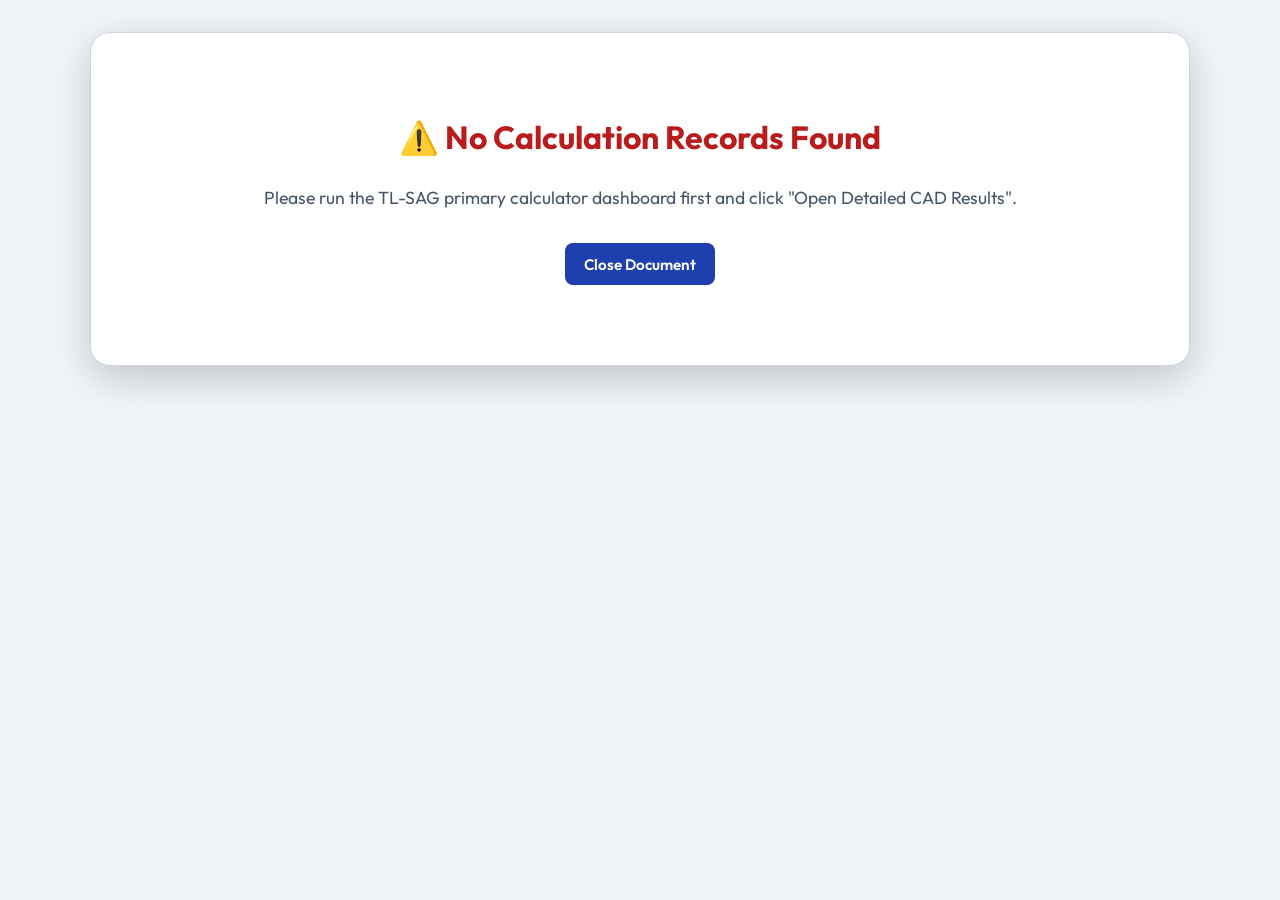
<file: results.html>
<!DOCTYPE html>
<html lang="en">
<head>
  <meta charset="UTF-8">
  <title>TL-SAG - Scaled CAD Verification & Design Sheet</title>
  <meta name="viewport" content="width=device-width, initial-scale=1.0">
  <!-- Dynamic font importing from Google Fonts -->
  <link rel="preconnect" href="https://fonts.googleapis.com">
  <link rel="preconnect" href="https://fonts.gstatic.com" crossorigin>
  <link href="https://fonts.googleapis.com/css2?family=JetBrains+Mono:wght@400;700&family=Outfit:wght@400;600;800&display=swap" rel="stylesheet">
  <!-- Link same style.css for unified visual identity -->
  <link rel="stylesheet" href="style.css">
  
  <style>
    body {
      background-color: var(--bg-dark);
      color: var(--text-main);
      padding: 2rem 1.5rem;
      font-family: var(--font-sans);
    }
    
    .report-card {
      background: var(--bg-panel);
      border: 1px solid var(--border);
      border-radius: 20px;
      padding: 2.5rem;
      box-shadow: 0 12px 40px rgba(0, 0, 0, 0.2);
      max-width: 1100px;
      margin: 0 auto 3rem auto;
    }
    
    .report-title {
      font-size: 2rem;
      font-weight: 800;
      color: var(--primary);
      text-transform: uppercase;
      letter-spacing: -0.02em;
      border-bottom: 2px solid var(--primary);
      padding-bottom: 0.6rem;
      margin-bottom: 1.5rem;
      display: flex;
      justify-content: space-between;
      align-items: center;
    }

    .meta-box {
      background: var(--bg-input);
      border: 1px solid var(--border);
      border-radius: 12px;
      padding: 1.2rem;
      margin-bottom: 2rem;
    }

    .meta-grid {
      display: grid;
      grid-template-columns: repeat(4, 1fr);
      gap: 1.5rem;
    }

    @media (max-width: 768px) {
      .meta-grid {
        grid-template-columns: 1fr 1fr;
      }
    }

    .meta-item {
      display: flex;
      flex-direction: column;
      gap: 0.25rem;
    }

    .meta-lbl {
      font-size: 0.75rem;
      font-weight: 800;
      color: var(--text-muted);
      text-transform: uppercase;
      letter-spacing: 0.05em;
    }

    .meta-val {
      font-weight: 600;
      font-size: 1rem;
      color: var(--text-main);
    }

    .cad-canvas-container {
      background: var(--bg-panel);
      border: 2px solid var(--border);
      border-radius: 16px;
      padding: 1rem;
      margin-bottom: 2rem;
      overflow: hidden;
    }

    .cad-canvas-title {
      font-size: 0.85rem;
      font-weight: 800;
      text-transform: uppercase;
      color: var(--text-muted);
      letter-spacing: 0.05em;
      margin-bottom: 0.8rem;
      display: flex;
      justify-content: space-between;
      align-items: center;
    }

    .results-split {
      display: grid;
      grid-template-columns: 1fr 1fr;
      gap: 2rem;
      margin-top: 2rem;
    }

    @media (max-width: 768px) {
      .results-split {
        grid-template-columns: 1fr;
      }
    }

    .results-table {
      width: 100%;
      border-collapse: collapse;
    }

    .results-table th, .results-table td {
      padding: 0.6rem 0.8rem;
      border: 1px solid var(--border);
      text-align: left;
      font-size: 0.9rem;
    }

    .results-table th {
      background-color: var(--bg-dark);
      font-weight: bold;
      color: var(--text-muted);
    }

    .results-table td.mono {
      font-family: var(--font-mono);
      font-weight: bold;
    }

    /* Print Styles */
    @media print {
      body {
        background-color: #ffffff !important;
        color: #000000 !important;
        padding: 0 !important;
        margin: 0 !important;
        font-family: serif !important;
      }
      .no-print {
        display: none !important;
      }
      .report-card {
        box-shadow: none !important;
        border: none !important;
        padding: 0 !important;
        max-width: 100% !important;
      }
      .report-title {
        color: #000000 !important;
        border-bottom-color: #000000 !important;
      }
      .meta-box, .cad-canvas-container {
        border-color: #000000 !important;
        background: #ffffff !important;
      }
      .results-table th {
        background-color: #f2f2f2 !important;
        color: #000000 !important;
      }
    }
  </style>
</head>
<body>

  <div class="report-card">
    <div class="report-title">
      <span>📐 Scaled CAD Design & Verification Sheet</span>
      <button class="btn btn-success no-print" onclick="window.print()" style="padding: 0.5rem 1rem; font-size: 0.85rem;">
        🖨️ Export PDF / Print Sheet
      </button>
    </div>

    <!-- METADATA BLOCK -->
    <div class="meta-box">
      <div class="meta-grid">
        <div class="meta-item">
          <span class="meta-lbl">Line Voltage Level</span>
          <span class="meta-val" id="m-voltage">-</span>
        </div>
        <div class="meta-item">
          <span class="meta-lbl">Lower Support Tower A</span>
          <span class="meta-val" id="m-tower-a">-</span>
        </div>
        <div class="meta-item">
          <span class="meta-lbl">Higher Support Tower B</span>
          <span class="meta-val" id="m-tower-b">-</span>
        </div>
        <div class="meta-item">
          <span class="meta-lbl">Circuits & Configuration</span>
          <span class="meta-val" id="m-circuits">-</span>
        </div>
        <div class="meta-item" style="margin-top: 0.5rem;">
          <span class="meta-lbl">Conductor Bundling</span>
          <span class="meta-val" id="m-bundling">-</span>
        </div>
        <div class="meta-item" style="margin-top: 0.5rem;">
          <span class="meta-lbl">OPGW / Earthwire Spec</span>
          <span class="meta-val" id="m-earth">-</span>
        </div>
        <div class="meta-item" style="margin-top: 0.5rem;">
          <span class="meta-lbl">Conductor Core Model</span>
          <span class="meta-val" id="m-conductor-name">-</span>
        </div>
        <div class="meta-item" style="margin-top: 0.5rem;">
          <span class="meta-lbl">Timestamp of Calculation</span>
          <span class="meta-val" id="m-timestamp">-</span>
        </div>
      </div>
    </div>

    <!-- SCALE ACCURATE CAD CANVAS -->
    <div class="cad-canvas-container">
      <div class="cad-canvas-title">
        <span>📏 Scale-Accurate Transmission Span Catenary Vector Model</span>
        <span style="font-weight: normal; text-transform: none;" id="cad-scale-text">Scale: Auto-Fitting Vector Space</span>
      </div>
      <svg id="svg-scale-cad" viewBox="0 0 1000 450" class="cad-grid-bg" style="width: 100%; height: auto; border: 1px solid var(--border); border-radius: 8px;">
        <!-- Definitions -->
        <defs>
          <pattern id="scale-cad-grid" width="20" height="20" patternUnits="userSpaceOnUse">
            <path d="M 20 0 L 0 0 0 20" fill="none" class="cad-grid-line" stroke-width="0.5"/>
          </pattern>
        </defs>
        <!-- Background grid -->
        <rect x="0" y="0" width="100%" height="100%" fill="url(#scale-cad-grid)"/>
        
        <!-- Drawing placeholder / dynamically generated SVG elements inside script -->
        <g id="draw-group"></g>
      </svg>
    </div>

    <!-- DETAILED METRICS TABLES -->
    <div class="results-split">
      <!-- Left side: Solved Mechanical Parameters -->
      <div>
        <h3 class="form-section-title" style="margin-bottom: 0.8rem; font-size: 0.95rem; border-bottom: 1px solid var(--border); padding-bottom: 0.4rem; color: var(--primary);">
          ⚙️ Verified Mechanical Sag & Tension Metrics
        </h3>
        <table class="results-table">
          <thead>
            <tr>
              <th>Calculated Metric Parameter</th>
              <th style="width: 40%;">Verified Value</th>
            </tr>
          </thead>
          <tbody>
            <tr>
              <td>Conductor Horizontal Tension (T)</td>
              <td class="mono" id="r-tension" style="color: var(--primary);">-</td>
            </tr>
            <tr>
              <td>everyday Tension load index</td>
              <td class="mono" id="r-uts-pct" style="color: var(--warning);">-</td>
            </tr>
            <tr>
              <td>Mechanical safety factor</td>
              <td class="mono" id="r-sf" style="color: var(--success);">-</td>
            </tr>
            <tr>
              <td>Sighted Wire Vertical Chord-Sag D(xp)</td>
              <td class="mono" id="r-offset-d">-</td>
            </tr>
            <tr>
              <td>Equivalent Level-Ground Mid-Span Sag</td>
              <td class="mono" id="r-mid-sag">-</td>
            </tr>
            <tr>
              <td>Conductor Unit Weight (w)</td>
              <td class="mono" id="r-weight">-</td>
            </tr>
            <tr>
              <td>Ultimate Tensile Strength (UTS)</td>
              <td class="mono" id="r-uts">-</td>
            </tr>
          </tbody>
        </table>
      </div>

      <!-- Right side: Statistical error tolerances -->
      <div>
        <h3 class="form-section-title" style="margin-bottom: 0.8rem; font-size: 0.95rem; border-bottom: 1px solid var(--border); padding-bottom: 0.4rem; color: var(--warning);">
          📈 Error Propagation & Statistical Sensitivity
        </h3>
        <table class="results-table">
          <thead>
            <tr>
              <th>Field Survey Measurement</th>
              <th style="width: 40%;">Tension Sensitivity</th>
            </tr>
          </thead>
          <tbody>
            <tr>
              <td>Sighted Conductor ZP (±0.05m tolerance)</td>
              <td class="mono" id="s-zp" style="color: var(--danger);">-</td>
            </tr>
            <tr>
              <td>Measurement position xp (±0.50m tolerance)</td>
              <td class="mono" id="s-xp" style="color: var(--warning);">-</td>
            </tr>
            <tr>
              <td>Span projection distance L (±0.20m tolerance)</td>
              <td class="mono" id="s-L" style="color: var(--primary);">-</td>
            </tr>
            <tr>
              <td>Hook attachment elevations (±0.10m tolerance)</td>
              <td class="mono" id="s-hooks">-</td>
            </tr>
            <tr style="background: var(--bg-dark);">
              <td style="font-weight: bold;">95% statistical confidence bounds</td>
              <td class="mono" id="s-confidence" style="color: var(--primary); font-size: 0.95rem;">-</td>
            </tr>
          </tbody>
        </table>
        
        <div style="background: var(--bg-input); border: 1px solid var(--border); border-radius: 8px; padding: 0.8rem; margin-top: 1rem; border-left: 3px solid var(--warning); font-size: 0.8rem; line-height: 1.45;" id="s-verdict-summary">
          Field survey parameters are verified within bounds.
        </div>
      </div>
    </div>

    <!-- Footer Credits block -->
    <div style="margin-top: 3.5rem; padding-top: 1.5rem; border-top: 1px solid var(--border); font-size: 0.82rem; color: var(--text-muted); line-height: 1.6; text-align: center;">
      <p>Overhead line analysis utility initiated to solve practical difficulties of quickly calculating conductor tension in transmission lines using simple field tools in mountainous terrains. Developed in collaboration with Keshav Attri, Parikshit Pal, and Sanjay Negi, Power Transmission Engineers, Himachal Pradesh.</p>
      <p style="margin-top: 0.4rem; font-size: 0.72rem; opacity: 0.75;">TL-SAG System &bull; Scaled Engineering CAD Verification Page &bull; Conforms to IS 398 and Indian Electricity Codes</p>
    </div>
  </div>

  <script>
    window.addEventListener('DOMContentLoaded', () => {
      // 1. Load active data from localStorage
      const rawData = localStorage.getItem('tlsag_last_run');
      if (!rawData) {
        document.body.innerHTML = `
          <div class="report-card" style="text-align: center; padding: 5rem 2rem;">
            <h1 style="color: var(--danger); font-size: 2rem; margin-bottom: 1.5rem;">⚠️ No Calculation Records Found</h1>
            <p style="color: var(--text-muted); font-size: 1.1rem; margin-bottom: 2rem;">Please run the TL-SAG primary calculator dashboard first and click "Open Detailed CAD Results".</p>
            <button class="btn btn-primary" onclick="window.close()">Close Document</button>
          </div>
        `;
        return;
      }

      const data = JSON.parse(rawData);

      // 2. Populate text metadata
      document.getElementById('m-voltage').innerText = data.lineVoltage || "N/A";
      document.getElementById('m-tower-a').innerText = data.towerA || "Tower A";
      document.getElementById('m-tower-b').innerText = data.towerB || "Tower B";
      document.getElementById('m-circuits').innerText = (data.lineCircuits || "N/A") + " (" + (data.lineConfig || "N/A") + ")";
      document.getElementById('m-bundling').innerText = data.lineBundling || "N/A";
      document.getElementById('m-earth').innerText = (data.linePeaks || "N/A") + " / " + (data.lineOpgwSize || "N/A");
      document.getElementById('m-conductor-name').innerText = data.condName || "Custom";
      document.getElementById('m-timestamp').innerText = data.timestamp ? new Date(data.timestamp).toLocaleString() : "N/A";

      // 3. Populate metrics tables
      document.getElementById('r-tension').innerText = data.T_kN.toFixed(2) + " kN (" + (data.T/9.80665).toFixed(0) + " kgf)";
      document.getElementById('r-uts-pct').innerText = data.pctUTS.toFixed(2) + "% of UTS";
      document.getElementById('r-sf').innerText = data.safetyFactor.toFixed(2);
      document.getElementById('r-offset-d').innerText = data.offsetD.toFixed(3) + " m";
      document.getElementById('r-mid-sag').innerText = data.dMid.toFixed(3) + " m";
      document.getElementById('r-weight').innerText = data.w.toFixed(3) + " N/m (" + (data.w/9.80665).toFixed(3) + " kg/m)";
      document.getElementById('r-uts').innerText = (data.uts/1000).toFixed(1) + " kN";

      // 4. Populate error sensitivity metrics
      document.getElementById('s-zp').innerText = data.sensZpText;
      document.getElementById('s-xp').innerText = data.sensXpText;
      document.getElementById('s-L').innerText = data.sensLText;
      document.getElementById('s-hooks').innerText = data.sensHooksText;
      document.getElementById('s-confidence').innerText = data.sensConfidenceRange;
      document.getElementById('s-verdict-summary').innerText = data.sensVerdictText;

      // 5. scale-accurate vector CAD drawing logic
      drawScaleCadModel(data);
    });

    function drawScaleCadModel(d) {
      const svg = document.getElementById('svg-scale-cad');
      const drawGroup = document.getElementById('draw-group');
      if (!svg || !drawGroup) return;

      const L = d.L;
      const xp = d.xp;
      const Z_A = d.Z_A;
      const Z_B = d.Z_B;
      const Z_P = d.Z_P;
      const Z_A_base = d.Z_A_base;
      const Z_B_base = d.Z_B_base;
      const Z_P_base = d.Z_P_base;
      const T = d.T;
      const w = d.w;

      // Draw horizontal parameters
      const width = 1000;
      const height = 450;
      const marginX = 80;
      const marginY = 60;
      
      const drawWidth = width - 2 * marginX;
      const drawHeight = height - 2 * marginY;

      // 1. Gather range of elevations for auto-scaling
      // Catenary curve points
      const numCurvePoints = 100;
      const zValues = [];
      for (let i = 0; i <= numCurvePoints; i++) {
        const x = (i / numCurvePoints) * L;
        const sag = (w * x * (L - x)) / (2 * T);
        const yChord = Z_A + ((Z_B - Z_A) / L) * x;
        const zCond = yChord - sag;
        zValues.push(zCond);
      }

      // Conductor minimum point
      const zCondMin = Math.min(...zValues);
      
      // Elevations list to find absolute boundaries
      const allElevs = [Z_A, Z_B, Z_P, Z_A_base, Z_B_base, Z_P_base, zCondMin];
      const zMax = Math.max(...allElevs);
      const zMinRaw = Math.min(...allElevs);
      
      // Cushion of 15% range to avoid clipping borders
      const zRange = zMax - zMinRaw;
      const zCushion = Math.max(zRange * 0.15, 10.0);
      const zMin = zMinRaw - zCushion;
      const zMaxFinal = zMax + zCushion;
      const zRangeFinal = zMaxFinal - zMin;

      // Scale factors
      const Sx = drawWidth / L;
      const Sz = drawHeight / zRangeFinal;

      // Mapping coordinate helper functions
      function getX(xVal) {
        return marginX + xVal * Sx;
      }
      function getY(zVal) {
        return height - marginY - (zVal - zMin) * Sz;
      }

      // Update scale metadata text
      document.getElementById('cad-scale-text').innerText = 
        `Auto-Scaled CAD (H-Scale: 1m = ${Sx.toFixed(3)}px | V-Scale: 1m = ${Sz.toFixed(3)}px)`;

      let svgHtml = "";

      // 1. Draw Unified Baseline representing a clean vertical baseline
      const tAx = getX(0);
      const tBx = getX(L);
      const bottomY = height - marginY;

      svgHtml += `<!-- Unified Base Reference Line -->
      <line x1="${tAx - 40}" y1="${bottomY}" x2="${tBx + 40}" y2="${bottomY}" class="cad-line-muted" stroke-width="2"/>
      <text x="${(tAx + tBx)/2}" y="${bottomY + 16}" class="cad-text-muted" font-size="10" text-anchor="middle" font-weight="bold">Unified Reference Baseline (Datum)</text>
      `;

      // 2. Draw Tower structures down to unified baseline
      // Tower A (Left)
      const hookAy = getY(Z_A);
      svgHtml += `<!-- Tower A structure -->
      <line x1="${tAx}" y1="${hookAy}" x2="${tAx}" y2="${bottomY}" class="cad-line-primary" stroke-width="4"/>
      <line x1="${tAx}" y1="${hookAy}" x2="${tAx - 15}" y2="${bottomY}" class="cad-line-primary" stroke-width="1.5"/>
      <line x1="${tAx}" y1="${hookAy}" x2="${tAx + 15}" y2="${bottomY}" class="cad-line-primary" stroke-width="1.5"/>
      <!-- Cross bracing -->
      <line x1="${tAx - 7}" y1="${(hookAy + bottomY)/2}" x2="${tAx + 7}" y2="${(hookAy + bottomY)/2}" class="cad-line-primary" stroke-width="1"/>
      <circle cx="${tAx}" cy="${hookAy}" r="4" class="cad-line-danger" style="fill: var(--danger);"/>
      <text x="${tAx - 10}" y="${hookAy - 8}" class="cad-text-primary" font-size="10.5" font-weight="bold" text-anchor="end">Hook ZA (${Z_A.toFixed(2)}m)</text>
      `;

      // Tower B (Right)
      const hookBy = getY(Z_B);
      svgHtml += `<!-- Tower B structure -->
      <line x1="${tBx}" y1="${hookBy}" x2="${tBx}" y2="${bottomY}" class="cad-line-primary" stroke-width="4"/>
      <line x1="${tBx}" y1="${hookBy}" x2="${tBx - 15}" y2="${bottomY}" class="cad-line-primary" stroke-width="1.5"/>
      <line x1="${tBx}" y1="${hookBy}" x2="${tBx + 15}" y2="${bottomY}" class="cad-line-primary" stroke-width="1.5"/>
      <!-- Cross bracing -->
      <line x1="${tBx - 7}" y1="${(hookBy + bottomY)/2}" x2="${tBx + 7}" y2="${(hookBy + bottomY)/2}" class="cad-line-primary" stroke-width="1"/>
      <circle cx="${tBx}" cy="${hookBy}" r="4" class="cad-line-danger" style="fill: var(--danger);"/>
      <text x="${tBx + 10}" y="${hookBy - 8}" class="cad-text-primary" font-size="10.5" font-weight="bold">Hook ZB (${Z_B.toFixed(2)}m)</text>
      `;

      // 3. Draw Catenary curve path
      let curveD = `M ${tAx},${hookAy}`;
      for (let i = 1; i <= numCurvePoints; i++) {
        const xVal = (i / numCurvePoints) * L;
        const xPx = getX(xVal);
        const yPx = getY(zValues[i]);
        curveD += ` L ${xPx},${yPx}`;
      }

      svgHtml += `<!-- Conductor curve -->
      <path d="${curveD}" fill="none" class="cad-line-success" stroke-width="3"/>
      `;

      // 4. Draw Chord Line (Dashed primary)
      svgHtml += `<!-- Support Chord -->
      <line x1="${tAx}" y1="${hookAy}" x2="${tBx}" y2="${hookBy}" class="cad-line-muted" stroke-dasharray="6,4" stroke-width="1.2"/>
      `;

      // 5. Draw Sighted Point P (xp, ZP)
      const pPx = getX(xp);
      const pPy = getY(Z_P);
      const yChordAtP = Z_A + ((Z_B - Z_A) / L) * xp;
      const pChordY = getY(yChordAtP);

      svgHtml += `<!-- Point P -->
      <circle cx="${pPx}" cy="${pPy}" r="5" class="cad-line-success" style="fill: var(--success);"/>
      <text x="${pPx + 8}" y="${pPy - 8}" class="cad-text-success" font-size="11" font-weight="bold">Sighted P (${Z_P.toFixed(2)}m)</text>
      
      <!-- Chord Offset vertical line D(xp) -->
      <line x1="${pPx}" y1="${pChordY}" x2="${pPx}" y2="${pPy}" class="cad-line-danger" stroke-width="2" stroke-dasharray="3,2"/>
      <text x="${pPx - 8}" y="${(pChordY + pPy)/2 + 4}" class="cad-text-danger" font-size="10.5" font-weight="bold" text-anchor="end">Chord Sag D(xp) = ${d.offsetD.toFixed(3)}m</text>
      `;

      // 6. Draw Horizontal datum lines and dimensions
      const dimY = height - 25;
      svgHtml += `<!-- Span horizontal dimension -->
      <line x1="${tAx}" y1="${dimY}" x2="${tBx}" y2="${dimY}" class="cad-line-primary" stroke-width="1.2"/>
      <path d="M ${tAx},${dimY - 5} L ${tAx},${dimY + 5} M ${tBx},${dimY - 5} L ${tBx},${dimY + 5}" class="cad-line-primary" stroke-width="1.2"/>
      <text x="${(tAx + tBx)/2}" y="${dimY - 6}" class="cad-text-primary" font-size="11" font-weight="bold" text-anchor="middle">Horizontal Span L = ${L.toFixed(2)}m</text>
      
      <!-- xp spacing dimension -->
      <line x1="${tAx}" y1="${dimY + 12}" x2="${pPx}" y2="${dimY + 12}" class="cad-line-primary" stroke-width="1.0" stroke-dasharray="2,1"/>
      <path d="M ${tAx},${dimY + 8} L ${tAx},${dimY + 16} M ${pPx},${dimY + 8} L ${pPx},${dimY + 16}" class="cad-line-primary" stroke-width="1.0"/>
      <text x="${(tAx + pPx)/2}" y="${dimY + 22}" class="cad-text-primary" font-size="10" font-weight="bold" text-anchor="middle">xp = ${xp.toFixed(2)}m</text>
      `;

      // 7. Height Difference dimension h on the right side
      svgHtml += `<!-- Vertical height difference h -->
      <line x1="${tBx + 30}" y1="${hookAy}" x2="${tBx + 30}" y2="${hookBy}" class="cad-line-warning" stroke-width="1.2"/>
      <path d="M ${tBx + 25},${hookAy} L ${tBx + 35},${hookAy} M ${tBx + 25},${hookBy} L ${tBx + 35},${hookBy}" class="cad-line-warning" stroke-width="1.2"/>
      <text x="${tBx + 38}" y="${(hookAy + hookBy)/2 + 4}" class="cad-text-warning" font-size="10.5" font-weight="bold">h = ${Math.abs(Z_B - Z_A).toFixed(3)}m</text>
      <!-- dashed extension lines from Tower A hook to vertical dimension on right -->
      <line x1="${tAx}" y1="${hookAy}" x2="${tBx + 35}" y2="${hookAy}" class="cad-line-muted" stroke-dasharray="2,2" stroke-width="0.8"/>
      <line x1="${tBx}" y1="${hookBy}" x2="${tBx + 35}" y2="${hookBy}" class="cad-line-muted" stroke-dasharray="2,2" stroke-width="0.8"/>
      `;

      drawGroup.innerHTML = svgHtml;
    }
  </script>
</body>
</html>
</file>
<file: style.css>
/* TL-SAG System CSS - Premium Light CAD Engineering Theme */

:root {
  --bg-dark: #f1f5f9;       /* soft gray-blue */
  --bg-panel: #ffffff;      /* crisp white panels */
  --bg-input: #f8fafc;      /* ultra-light input backgrounds */
  
  --text-main: #0f172a;     /* dark slate primary */
  --text-muted: #475569;    /* medium slate secondary */
  
  --primary: #1e40af;       /* deep structural blue */
  --primary-glow: rgba(30, 64, 175, 0.12);
  
  --success: #0f766e;       /* deep teal green for safe indicators */
  --success-glow: rgba(15, 118, 110, 0.1);
  
  --warning: #b45309;       /* dark amber for cautions */
  --warning-glow: rgba(180, 83, 9, 0.1);
  
  --danger: #b91c1c;        /* deep structural red for snapping risks */
  --danger-glow: rgba(185, 28, 28, 0.1);
  
  --border: #cbd5e1;        /* crisp slate border */
  --font-sans: 'Outfit', -apple-system, BlinkMacSystemFont, "Segoe UI", Roboto, sans-serif;
  --font-mono: 'JetBrains Mono', "Courier New", Courier, monospace;
}

* {
  box-sizing: border-box;
  margin: 0;
  padding: 0;
}

body {
  background-color: var(--bg-dark);
  color: var(--text-main);
  font-family: var(--font-sans);
  line-height: 1.5;
  padding: 1.5rem;
}

.container {
  width: 100%;
  max-width: 100%;
  margin: 0 auto;
  padding: 0 1.5rem;
}

/* Header */
header {
  display: flex;
  justify-content: space-between;
  align-items: center;
  border-bottom: 1px solid var(--border);
  padding-bottom: 1rem;
  margin-bottom: 2rem;
}

.header-title h1 {
  font-size: 2.2rem;
  font-weight: 800;
  background: linear-gradient(135deg, #60a5fa, #34d399);
  -webkit-background-clip: text;
  -webkit-text-fill-color: transparent;
  display: flex;
  align-items: center;
  gap: 0.5rem;
}

.header-title p {
  color: var(--text-muted);
  font-size: 0.95rem;
  margin-top: 0.2rem;
}

.header-actions {
  display: flex;
  gap: 0.6rem;
  flex-wrap: wrap;
  align-items: center;
}

/* Tab navigation */
.tabs {
  display: flex;
  gap: 0.5rem;
  background: #cbd5e1;
  padding: 0.35rem;
  border-radius: 12px;
  border: 1px solid var(--border);
  margin-bottom: 1.5rem;
}

.tab-btn {
  flex: 1;
  background: transparent;
  border: none;
  color: var(--text-muted);
  padding: 0.8rem 1.2rem;
  font-size: 1rem;
  font-weight: 600;
  border-radius: 8px;
  cursor: pointer;
  transition: all 0.2s ease;
}

.tab-btn:hover {
  color: var(--text-main);
  background: rgba(0, 0, 0, 0.04);
}

.tab-btn.active {
  background: var(--primary);
  color: #ffffff;
  box-shadow: 0 4px 12px var(--primary-glow);
}

.tab-pane {
  display: none;
}

.tab-pane.active {
  display: block;
}
/* Grid Layout */
.dashboard-grid {
  display: grid;
  grid-template-columns: 1.4fr 0.6fr;
  gap: 1.5rem;
  align-items: start;
}

.left-col,
.right-col {
  min-width: 0; /* prevent grid blowout from long content */
}

.right-col {
  position: sticky;
  top: 1rem;
}

@media (max-width: 1200px) {
  .dashboard-grid {
    grid-template-columns: 1fr;
  }
  .right-col {
    position: static;
  }
}

/* Card & Panels */
.panel {
  background: var(--bg-panel);
  border: 1px solid var(--border);
  border-radius: 16px;
  padding: 1.5rem;
  box-shadow: 0 4px 16px rgba(0, 0, 0, 0.04);
  margin-bottom: 1.5rem;
}

.panel h2 {
  font-size: 1.4rem;
  font-weight: 700;
  margin-bottom: 1.2rem;
  display: flex;
  align-items: center;
  gap: 0.6rem;
  border-bottom: 1px solid var(--border);
  padding-bottom: 0.6rem;
}

.form-section {
  margin-bottom: 1.5rem;
}

.form-section-title {
  font-size: 0.9rem;
  text-transform: uppercase;
  color: var(--text-muted);
  font-weight: 800;
  margin-bottom: 0.8rem;
  letter-spacing: 0.05em;
}

/* Form Layout Grid */
.input-grid-2 {
  display: grid;
  grid-template-columns: 1fr 1fr;
  gap: 1rem;
  margin-bottom: 1rem;
}

.input-grid-3 {
  display: grid;
  grid-template-columns: 1fr 1fr 1fr;
  gap: 1rem;
  margin-bottom: 1rem;
}

@media (max-width: 500px) {
  .input-grid-2, .input-grid-3 {
    grid-template-columns: 1fr;
  }
}

/* Inputs and Forms */
.form-group {
  display: flex;
  flex-direction: column;
  gap: 0.4rem;
  margin-bottom: 1rem;
}

.form-group.no-margin {
  margin-bottom: 0;
}

.form-group label {
  font-size: 0.85rem;
  font-weight: 600;
  color: var(--text-muted);
}

.form-group input, .form-group select {
  background-color: var(--bg-input);
  border: 1px solid var(--border);
  border-radius: 8px;
  padding: 0.6rem 0.8rem;
  color: var(--text-main);
  font-family: var(--font-sans);
  font-size: 0.95rem;
  width: 100%;
  transition: all 0.2s;
}

.form-group input:focus, .form-group select:focus {
  border-color: var(--primary);
  outline: none;
  box-shadow: 0 0 0 3px var(--primary-glow);
}

.form-group input[readonly] {
  opacity: 0.75;
  background-color: #162030;
  cursor: not-allowed;
}

.unit-label {
  font-size: 0.75rem;
  color: var(--text-muted);
  font-weight: normal;
}

/* Sliders */
input[type="range"] {
  -webkit-appearance: none;
  width: 100%;
  height: 6px;
  border-radius: 3px;
  background: #cbd5e1;
  outline: none;
  margin: 0.4rem 0;
}

input[type="range"]::-webkit-slider-thumb {
  -webkit-appearance: none;
  width: 18px;
  height: 18px;
  border-radius: 50%;
  background: var(--primary);
  cursor: pointer;
  transition: transform 0.1s;
}

input[type="range"]::-webkit-slider-thumb:hover {
  transform: scale(1.2);
}

/* Buttons */
.btn {
  display: inline-flex;
  align-items: center;
  justify-content: center;
  gap: 0.5rem;
  padding: 0.7rem 1.2rem;
  font-size: 0.95rem;
  font-weight: 600;
  border-radius: 8px;
  border: none;
  cursor: pointer;
  transition: all 0.2s ease;
  font-family: var(--font-sans);
  text-decoration: none;
}

.btn-primary {
  background: var(--primary);
  color: white;
}

.btn-primary:hover {
  background: #2563eb;
  box-shadow: 0 0 12px var(--primary-glow);
}

.btn-outline {
  background: transparent;
  border: 1px solid var(--border);
  color: var(--text-main);
}

.btn-outline:hover {
  background: rgba(255, 255, 255, 0.05);
  border-color: var(--text-muted);
}

.btn-success {
  background: var(--success);
  color: white;
}

.btn-success:hover {
  background: #059669;
  box-shadow: 0 0 12px var(--success-glow);
}

.btn-block {
  width: 100%;
}

/* Results Cards */
.results-card {
  background: var(--bg-input);
  border: 1px solid var(--border);
  border-radius: 12px;
  padding: 1.5rem;
  margin-bottom: 1.5rem;
}

.results-header {
  font-size: 0.85rem;
  text-transform: uppercase;
  font-weight: 800;
  color: var(--text-muted);
  margin-bottom: 0.5rem;
  letter-spacing: 0.05em;
}

.results-val {
  font-family: var(--font-mono);
  font-size: 2rem;
  font-weight: bold;
  margin-bottom: 1rem;
}

.results-grid {
  display: grid;
  grid-template-columns: 1fr 1fr;
  gap: 1rem;
}

.result-item {
  border-top: 1px solid var(--border);
  padding-top: 0.8rem;
}

.result-label {
  font-size: 0.8rem;
  color: var(--text-muted);
  margin-bottom: 0.2rem;
}

.result-data {
  font-family: var(--font-mono);
  font-size: 1.15rem;
  font-weight: bold;
}

/* Safety Gauge / Status Card */
.status-card {
  padding: 1.2rem;
  border-radius: 12px;
  border: 1px solid var(--border);
  margin-bottom: 1.5rem;
  display: flex;
  flex-direction: column;
  gap: 0.5rem;
}

.status-card.safe {
  background: rgba(16, 185, 129, 0.08);
  border-color: var(--success);
}

.status-card.caution {
  background: rgba(245, 158, 11, 0.08);
  border-color: var(--warning);
}

.status-card.danger {
  background: rgba(239, 68, 68, 0.08);
  border-color: var(--danger);
}

.status-badge {
  display: inline-flex;
  align-self: flex-start;
  padding: 0.25rem 0.6rem;
  border-radius: 4px;
  font-size: 0.75rem;
  font-weight: bold;
  text-transform: uppercase;
}

.status-card.safe .status-badge { background: var(--success); color: #000000; }
.status-card.caution .status-badge { background: var(--warning); color: #000000; }
.status-card.danger .status-badge { background: var(--danger); color: #ffffff; }

.status-title {
  font-size: 1.15rem;
  font-weight: bold;
}

.status-card.safe .status-title { color: #34d399; }
.status-card.caution .status-title { color: #fbbf24; }
.status-card.danger .status-title { color: #f87171; }

.status-desc {
  font-size: 0.85rem;
  color: var(--text-muted);
}

/* Tension Gauge Bar */
.gauge-bar-wrapper {
  margin-top: 0.5rem;
  display: flex;
  flex-direction: column;
  gap: 0.3rem;
}

.gauge-labels {
  display: flex;
  justify-content: space-between;
  font-size: 0.75rem;
  color: var(--text-muted);
}

.gauge-track {
  width: 100%;
  height: 10px;
  background: #cbd5e1;
  border-radius: 5px;
  overflow: hidden;
  position: relative;
}

.gauge-fill {
  height: 100%;
  border-radius: 5px;
  width: 0%;
  transition: width 0.3s ease;
}

.status-card.safe .gauge-fill { background: var(--success); }
.status-card.caution .gauge-fill { background: var(--warning); }
.status-card.danger .gauge-fill { background: var(--danger); }

/* Monospaced Steps Card */
.steps-box {
  background: var(--bg-input);
  border: 1px solid var(--border);
  border-radius: 10px;
  padding: 1.2rem;
  font-family: var(--font-mono);
  font-size: 0.8rem;
  color: var(--text-main);
  overflow-x: auto;
  white-space: pre-wrap;
  margin-top: 1rem;
}

.steps-title {
  font-size: 0.85rem;
  text-transform: uppercase;
  font-weight: bold;
  color: var(--text-main);
  margin-bottom: 0.6rem;
  border-bottom: 1px solid var(--border);
  padding-bottom: 0.4rem;
}

/* Technical Guideline Details */
.guide-content {
  font-size: 0.95rem;
  color: var(--text-muted);
}

.guide-content h3 {
  color: var(--text-main);
  font-size: 1.1rem;
  margin-top: 1.2rem;
  margin-bottom: 0.5rem;
}

.guide-content p {
  margin-bottom: 0.8rem;
  line-height: 1.6;
}

.guide-content ol, .guide-content ul {
  margin-left: 1.5rem;
  margin-bottom: 1rem;
}

.guide-content li {
  margin-bottom: 0.4rem;
}

/* Monospaced inline text */
code {
  font-family: var(--font-mono);
  background: var(--bg-dark);
  padding: 0.15rem 0.35rem;
  border-radius: 4px;
  font-size: 0.85rem;
  color: var(--text-main);
  border: 1px solid var(--border);
}

/* Text Formula Display Block */
.formula-block {
  background: var(--bg-dark);
  border-left: 3px solid var(--primary);
  padding: 0.6rem 1rem;
  font-family: var(--font-mono);
  color: var(--primary);
  font-size: 0.9rem;
  margin: 0.8rem 0;
  border-radius: 0 8px 8px 0;
}

/* Styled CAD tooltips for professional utility engineers */
.field-tooltip {
  display: block;
  font-size: 0.76rem;
  color: var(--text-muted);
  line-height: 1.45;
  margin-top: 0.35rem;
  padding: 0.3rem 0.6rem;
  border-left: 2px solid var(--primary);
  background: rgba(30, 64, 175, 0.04);
  border-radius: 0 6px 6px 0;
  transition: all 0.2s ease;
}

.field-tooltip:hover {
  background: rgba(30, 64, 175, 0.08);
  color: var(--text-main);
  border-left-color: var(--success);
}

/* Engineering fonts for SVG dimension overlays */
.interactive-svg text {
  font-family: var(--font-sans);
  font-weight: 600;
  user-select: none;
}

/* Collapsible sections for secondary parameters */
.collapsible-trigger {
  background: var(--bg-dark);
  border: 1px solid var(--border);
  border-radius: 8px;
  padding: 0.65rem 1rem;
  font-size: 0.88rem;
  font-weight: 700;
  color: var(--primary);
  cursor: pointer;
  display: flex;
  justify-content: space-between;
  align-items: center;
  width: 100%;
  margin-bottom: 1rem;
  transition: all 0.2s;
}

.collapsible-trigger:hover {
  background: #e2e8f0;
}

.collapsible-content {
  display: none;
  border: 1px solid var(--border);
  border-radius: 0 0 12px 12px;
  padding: 1.2rem;
  background: #ffffff;
  margin-top: -1.2rem;
  margin-bottom: 1.5rem;
  box-shadow: 0 4px 6px rgba(0,0,0,0.02);
}

.collapsible-content.active {
  display: block;
}

/* Collapsible field calculation helpers (GPS + Tower Height) */
.gps-toggle-btn {
  background: none;
  border: none;
  color: var(--primary);
  cursor: pointer;
  font-size: 0.74rem;
  font-weight: 700;
  text-align: left;
  padding: 0;
  display: inline-flex;
  align-items: center;
  gap: 0.25rem;
  margin-top: 0.3rem;
  transition: opacity 0.2s;
}

.gps-toggle-btn:hover {
  opacity: 0.85;
  text-decoration: underline;
}

.gps-helper-panel {
  display: none;
  background: var(--bg-panel);
  border: 1px solid var(--border);
  border-radius: 10px;
  padding: 1rem;
  margin-top: 0.6rem;
  flex-direction: column;
  gap: 0.8rem;
  box-shadow: 0 2px 8px rgba(0,0,0,0.03);
}

.gps-helper-panel.active {
  display: flex;
}

/* Dynamic SVG Sag vs. Tension Chart */
.chart-area {
  background: #ffffff;
  border: 1px solid var(--border);
  border-radius: 16px;
  padding: 1.5rem;
  margin-top: 1.5rem;
  box-shadow: 0 4px 20px rgba(0, 0, 0, 0.03);
}

.chart-title {
  font-size: 0.85rem;
  text-transform: uppercase;
  font-weight: 800;
  color: var(--text-muted);
  margin-bottom: 0.6rem;
  letter-spacing: 0.05em;
  border-bottom: 1px solid var(--border);
  padding-bottom: 0.4rem;
  display: flex;
  justify-content: space-between;
  align-items: center;
}

.chart-svg {
  width: 100%;
  height: auto;
  max-height: 640px;
  background: #fafafa;
  border-radius: 8px;
  border: 1px solid var(--border);
}

.chart-grid-line {
  stroke: #e2e8f0;
  stroke-width: 1;
}

.chart-axis {
  stroke: #475569;
  stroke-width: 1.5;
}

.chart-curve {
  fill: none;
  stroke: var(--primary);
  stroke-width: 3;
  stroke-linecap: round;
}

.chart-dot {
  fill: var(--danger);
  stroke: #ffffff;
  stroke-width: 2;
}

.chart-band-safe { fill: rgba(15, 118, 110, 0.06); }
.chart-band-caution { fill: rgba(180, 83, 9, 0.06); }
.chart-band-warning { fill: rgba(249, 115, 22, 0.05); }
.chart-band-danger { fill: rgba(185, 28, 28, 0.06); }

/* ==========================================================================
   PRINT LAYOUT - PROFESSIONAL ENGINEERING REPORT STYLE
   ========================================================================== */


#printable-report {
  display: none; /* Hidden on normal screen view */
}

@media print {
  /* Landscape orientation: gives the annotated photograph and geometry
     sketch the full page width they deserve */
  @page {
    size: A4 landscape;
    margin: 1.2cm;
  }

  /* HIDE ALL REGULAR INTERACTIVE DASHBOARD ELEMENTS */
  body {
    background-color: #ffffff !important;
    color: #0f172a !important;
    font-family: "Segoe UI", -apple-system, "Helvetica Neue", Arial, sans-serif !important;
    padding: 0 !important;
    margin: 0 !important;
    font-size: 10.5pt !important;
    line-height: 1.45 !important;
    -webkit-print-color-adjust: exact;
    print-color-adjust: exact;
  }

  .container, header, .tabs, .dashboard-grid, .panel, footer {
    display: none !important;
  }

  /* SHOW ONLY THE DESIGNATED FORMAL CALCULATION REPORT */
  #printable-report {
    display: block !important;
    background: #ffffff !important;
    color: #000000 !important;
    width: 100% !important;
    padding: 20mm !important;
  }

  /* Report Styling — carries the app's visual identity into print */
  #printable-report {
    padding: 0 !important;
  }

  /* Page-break discipline: keep headings with their content and never
     split a figure, table, card or the photo across pages — but allow
     breaks BETWEEN those blocks so pages fill naturally. */
  #printable-report h2 {
    break-after: avoid-page;
    page-break-after: avoid;
  }
  #printable-report img,
  #printable-report table.report-table,
  #printable-report .pr-figure-box,
  #printable-report .print-verdict-box,
  #printable-report .print-math-box,
  #printable-report #pr-sketch-box {
    break-inside: avoid-page;
    page-break-inside: avoid;
  }
  .report-header {
    break-after: avoid-page;
    page-break-after: avoid;
  }

  .report-header {
    display: flex;
    align-items: baseline;
    justify-content: space-between;
    gap: 1rem;
    border-bottom: 3px solid #1d4ed8;
    padding-bottom: 0.7rem;
    margin-bottom: 1.6rem;
  }

  .report-header::before {
    content: "⚡ TL-SAG";
    font-size: 15pt;
    font-weight: 800;
    color: #1d4ed8;
    letter-spacing: 0.02em;
    white-space: nowrap;
  }

  .report-header h1 {
    font-size: 17pt;
    font-weight: 800;
    color: #0f172a;
    margin: 0;
  }

  .report-header p {
    font-size: 9.5pt;
    color: #475569;
    margin: 0;
    text-align: right;
  }

  .report-grid {
    display: grid;
    grid-template-columns: 1fr 1fr;
    gap: 2rem;
    margin-bottom: 2rem;
  }

  .report-section {
    margin-bottom: 1.6rem;
  }

  .report-section h2 {
    font-size: 12pt;
    font-weight: 800;
    color: #1d4ed8;
    border-bottom: 2px solid #dbeafe;
    padding-bottom: 0.25rem;
    margin-bottom: 0.8rem;
    text-transform: uppercase;
    letter-spacing: 0.04em;
  }

  table.report-table {
    width: 100%;
    border-collapse: collapse;
    margin-bottom: 1.2rem;
    border-radius: 8px;
    overflow: hidden;
  }

  table.report-table th, table.report-table td {
    border: 1px solid #cbd5e1;
    padding: 0.45rem 0.7rem;
    text-align: left;
    font-size: 9.5pt;
  }

  table.report-table th {
    background-color: #eff6ff !important;
    color: #1e3a5f;
    font-weight: 700;
    -webkit-print-color-adjust: exact;
    print-color-adjust: exact;
  }

  table.report-table td {
    background-color: #ffffff !important;
  }

  /* Figures cloned from the live dashboard (sketch, chart, MC histogram) */
  .pr-figure-box {
    border: 1px solid #cbd5e1;
    border-radius: 10px;
    background: #f8fafc !important;
    padding: 0.35cm;
    -webkit-print-color-adjust: exact;
    print-color-adjust: exact;
  }

  #pr-sketch-box {
    border: 1px solid #cbd5e1 !important;
    border-radius: 10px !important;
    background: #f8fafc !important;
    -webkit-print-color-adjust: exact;
    print-color-adjust: exact;
  }

  /* Safety Assessment Banner — app-style status card */
  .print-verdict-box {
    border: 1px solid #cbd5e1;
    border-left: 8px solid #64748b;
    border-radius: 10px;
    padding: 0.8rem 1.2rem;
    margin-bottom: 1.6rem;
    text-align: left;
  }

  .print-verdict-box.print-safe {
    background-color: #ecfdf5 !important;
    border-left-color: #10b981;
    -webkit-print-color-adjust: exact;
    print-color-adjust: exact;
  }

  .print-verdict-box.print-caution {
    background-color: #fffbeb !important;
    border-left-color: #f59e0b;
    -webkit-print-color-adjust: exact;
    print-color-adjust: exact;
  }

  .print-verdict-box.print-danger {
    background-color: #fef2f2 !important;
    border-left-color: #ef4444;
    -webkit-print-color-adjust: exact;
    print-color-adjust: exact;
  }

  .print-verdict-box h3 {
    font-size: 13pt;
    font-weight: 800;
    margin-bottom: 0.25rem;
  }

  .print-verdict-box.print-safe h3 { color: #047857; }
  .print-verdict-box.print-caution h3 { color: #b45309; }
  .print-verdict-box.print-danger h3 { color: #b91c1c; }

  .print-verdict-box p {
    font-size: 9.5pt;
    color: #334155;
    margin: 0;
  }

  /* Calculation log — console-style monospace card */
  .print-math-box {
    background-color: #f8fafc !important;
    border: 1px solid #cbd5e1;
    border-left: 4px solid #1d4ed8;
    border-radius: 8px;
    padding: 0.8rem 1rem;
    font-family: Consolas, "Courier New", monospace;
    font-size: 8.5pt;
    white-space: pre-wrap;
    line-height: 1.35;
    margin-bottom: 1.2rem;
    -webkit-print-color-adjust: exact;
    print-color-adjust: exact;
  }
}

/* ==========================================================================
   CAD VECTOR HELPERS FOR HIGH-CONTRAST SVG THEME ADAPTATION
   ========================================================================== */
.cad-text-primary { fill: var(--primary) !important; }
.cad-text-success { fill: var(--success) !important; }
.cad-text-warning { fill: var(--warning) !important; }
.cad-text-danger { fill: var(--danger) !important; }
.cad-text-muted { fill: var(--text-muted) !important; }
.cad-text-main { fill: var(--text-main) !important; }

.cad-line-primary { stroke: var(--primary) !important; }
.cad-line-success { stroke: var(--success) !important; }
.cad-line-warning { stroke: var(--warning) !important; }
.cad-line-danger { stroke: var(--danger) !important; }
.cad-line-muted { stroke: var(--text-muted) !important; }
.cad-line-border { stroke: var(--border) !important; }

.cad-grid-line { stroke: var(--border) !important; opacity: 0.35 !important; }
.cad-grid-bg { fill: var(--bg-panel) !important; }

/* Scale CAD results sheet styles */
.scale-cad-wrapper {
  background: var(--bg-panel);
  border: 1px solid var(--border);
  border-radius: 12px;
  padding: 1rem;
  margin-bottom: 1.5rem;
}
.scale-cad-title {
  font-size: 0.85rem;
  font-weight: 800;
  text-transform: uppercase;
  color: var(--text-muted);
  margin-bottom: 0.5rem;
  letter-spacing: 0.05em;
}

.interactive-svg {
  background: var(--bg-panel) !important;
  transition: background 0.3s ease, border-color 0.3s ease;
}

/* ==========================================================================
   CLIENT-SIDE PHOTO SAG CANVAS TRACKER STYLES
   ========================================================================== */
.canvas-tracker-container {
  border: 1px solid var(--border);
  border-radius: 12px;
  padding: 1rem;
  background: var(--bg-panel);
  margin-top: 1rem;
}

.canvas-workspace {
  position: relative;
  width: 100%;
  max-width: 100%;
  background: #0f172a; /* nice dark slate backdrop for image */
  border-radius: 8px;
  overflow: auto;
  border: 2px solid var(--border);
  margin-top: 0.8rem;
  min-height: 300px;
  max-height: 600px;
  display: flex;
  align-items: center;
  justify-content: center;
}

#photo-tracker-canvas {
  display: block;
  cursor: crosshair;
  max-width: 100%;
}

/* Fullscreen photo editing: the workspace container fills the screen */
.canvas-workspace:fullscreen {
  width: 100vw !important;
  height: 100vh !important;
  max-height: none !important;
  border-radius: 0 !important;
  border: none !important;
}

.canvas-instructions {
  background: rgba(180, 83, 9, 0.04);
  border-left: 3px solid var(--warning);
  padding: 0.8rem 1rem;
  border-radius: 0 6px 6px 0;
  font-size: 0.85rem;
  color: var(--warning);
  margin-bottom: 0.8rem;
  line-height: 1.5;
}

.import-export-container {
  display: flex;
  gap: 0.5rem;
}

/* Flagship photo tool panel: visually the star of the page */
.flagship-panel {
  border-top: 4px solid var(--success);
  box-shadow: 0 8px 28px rgba(16, 185, 129, 0.10);
}

.photo-panel-grid {
  display: grid;
  grid-template-columns: minmax(300px, 380px) 1fr;
  gap: 1.5rem;
  align-items: start;
}

/* The controls column is narrow — stack its fields so long select
   labels (calibration methods) are not truncated */
#photo-panel .input-grid-2 {
  grid-template-columns: 1fr;
}

/* Photo calibration explainer: diagram left, physics right */
.explainer-grid {
  display: grid;
  grid-template-columns: minmax(320px, 1fr) minmax(320px, 1fr);
  gap: 1.5rem;
  align-items: center;
  padding: 1rem 0.4rem;
}
@media (max-width: 1000px) {
  .explainer-grid { grid-template-columns: 1fr; }
}

/* Photo fit results: text bullets left, probability chart right */
.photo-results-grid {
  display: grid;
  grid-template-columns: minmax(320px, 1.15fr) minmax(300px, 1fr);
  gap: 1rem 2.5rem;
  align-items: center;
}
.mc-cell { min-width: 0; }
@media (max-width: 980px) {
  .photo-results-grid { grid-template-columns: 1fr; }
}

/* Floating toolbar overlaid on the photo canvas (also visible in fullscreen) */
.canvas-toolbar {
  position: absolute;
  top: 10px;
  left: 10px;
  z-index: 5;
  display: flex;
  gap: 4px;
  align-items: center;
  background: rgba(15, 23, 42, 0.74);
  backdrop-filter: blur(6px);
  border: 1px solid rgba(255, 255, 255, 0.14);
  border-radius: 10px;
  padding: 5px 6px;
  flex-wrap: wrap;
  max-width: calc(100% - 20px);
}

.ct-btn {
  background: none;
  border: 1px solid transparent;
  color: #e2e8f0;
  font-size: 0.8rem;
  font-weight: 600;
  padding: 0.35rem 0.55rem;
  border-radius: 7px;
  cursor: pointer;
  white-space: nowrap;
}
.ct-btn:hover { background: rgba(255, 255, 255, 0.14); }
.ct-btn.active { background: var(--success); color: #ffffff; }
.ct-sep { width: 1px; height: 18px; background: rgba(255, 255, 255, 0.22); }

@media (max-width: 1100px) {
  .photo-panel-grid { grid-template-columns: 1fr; }
}

/* App version badge + update notice */
.version-badge {
  font-size: 0.78rem;
  font-weight: 600;
  color: var(--text-muted);
  border: 1px solid var(--border);
  border-radius: 6px;
  padding: 0.15rem 0.45rem;
  vertical-align: middle;
  letter-spacing: 0.02em;
}

.update-notice {
  background: rgba(16, 185, 129, 0.08);
  border: 1px solid var(--success);
  border-radius: 10px;
  padding: 0.7rem 1.1rem;
  margin-bottom: 1.2rem;
  font-size: 0.9rem;
  display: flex;
  align-items: center;
  gap: 0.5rem;
}
.update-notice a { color: var(--success); font-weight: 600; }
.update-notice button {
  margin-left: auto;
  background: none;
  border: none;
  color: var(--text-muted);
  cursor: pointer;
  font-size: 0.95rem;
}

/* Full-width analysis panel: chart + sensitivity side by side */
.analysis-grid {
  display: grid;
  grid-template-columns: 1fr 1fr;
  gap: 1.5rem;
  align-items: start;
  margin-bottom: 1.5rem;
}
@media (max-width: 1000px) {
  .analysis-grid { grid-template-columns: 1fr; }
}

/* ==========================================================================
   PROJECT GATE — project-first entry overlay
   ========================================================================== */
.project-gate {
  position: fixed;
  inset: 0;
  z-index: 1000;
  background: rgba(15, 23, 42, 0.62);
  backdrop-filter: blur(4px);
  display: flex;
  align-items: flex-start;
  justify-content: center;
  overflow-y: auto;
  padding: 5vh 1rem 3vh;
}

.gate-card {
  background: var(--bg-panel);
  border: 1px solid var(--border);
  border-radius: 16px;
  max-width: 740px;
  width: 100%;
  padding: 2rem 2.2rem;
  box-shadow: 0 24px 60px rgba(0, 0, 0, 0.35);
  position: relative;
}

.gate-close {
  position: absolute;
  top: 0.8rem;
  right: 0.9rem;
  background: none;
  border: 1px solid var(--border);
  border-radius: 8px;
  color: var(--text-muted);
  font-size: 1rem;
  line-height: 1;
  padding: 0.4rem 0.6rem;
  cursor: pointer;
}
.gate-close:hover { color: var(--danger); border-color: var(--danger); }

.gate-brand {
  text-align: center;
  border-bottom: 1px solid var(--border);
  padding-bottom: 1rem;
  margin-bottom: 1.4rem;
}
.gate-brand h1 { font-size: 1.6rem; margin-bottom: 0.2rem; }
.gate-brand p { color: var(--text-muted); font-size: 0.85rem; }

.gate-card h2 { font-size: 1.15rem; margin-bottom: 0.3rem; }
.gate-sub { color: var(--text-muted); font-size: 0.85rem; margin-bottom: 1rem; line-height: 1.5; }
.gate-list-title { font-size: 0.9rem; margin: 1.4rem 0 0.5rem; color: var(--text-muted); text-transform: uppercase; letter-spacing: 0.04em; }

/* Landing-style gate (first visit) */
.gate-tagline {
  text-align: center;
  color: var(--text-muted);
  font-size: 0.98rem;
  line-height: 1.55;
  max-width: 620px;
  margin: 0 auto 1.3rem;
}

.gate-steps {
  display: grid;
  grid-template-columns: repeat(3, 1fr);
  gap: 0.8rem;
  margin-bottom: 1.4rem;
}

.gate-step {
  background: var(--bg-input);
  border: 1px solid var(--border);
  border-radius: 12px;
  padding: 0.8rem 0.9rem;
  display: flex;
  flex-direction: column;
  gap: 0.15rem;
}
.gate-step .gs-icon { font-size: 1.3rem; }
.gate-step strong { font-size: 0.88rem; }
.gate-step small { color: var(--text-muted); font-size: 0.76rem; line-height: 1.4; }

.gate-actions {
  display: grid;
  grid-template-columns: 1fr 1fr;
  gap: 0.9rem;
  margin-bottom: 0.6rem;
}

.gate-action-card {
  text-align: left;
  background: var(--bg-panel);
  border: 2px solid var(--border);
  border-radius: 14px;
  padding: 1rem 1.1rem;
  display: flex;
  flex-direction: column;
  gap: 0.3rem;
  color: var(--text-main);
  font-family: var(--font-sans);
  font-size: 1rem;
  cursor: pointer;
  transition: border-color 0.15s ease, transform 0.15s ease;
}
button.gate-action-card:hover { border-color: var(--success); transform: translateY(-2px); }
.gate-action-card .gac-icon { font-size: 1.6rem; }
.gate-action-card strong { font-size: 1.02rem; }
.gate-action-card small { color: var(--text-muted); font-size: 0.8rem; line-height: 1.45; }
.gate-new-card { cursor: default; }
.gate-new-card .gate-new-row { margin: 0.3rem 0 0.2rem; }

/* Returning visitors already know the app: compact the marketing */
.project-gate.returning .gate-tagline,
.project-gate.returning .gate-steps { display: none; }
.project-gate.returning #gate-resume-section { order: -1; }

@media (max-width: 720px) {
  .gate-steps { grid-template-columns: 1fr; }
  .gate-actions { grid-template-columns: 1fr; }
}

.gate-new-row { display: flex; gap: 0.6rem; }
.gate-new-row input {
  flex: 1;
  padding: 0.65rem 0.9rem;
  border: 1px solid var(--border);
  border-radius: 8px;
  background: var(--bg-input);
  color: var(--text-main);
  font-size: 0.9rem;
}

.gate-project-item { display: flex; gap: 0.4rem; margin-bottom: 0.4rem; }
.gate-project-open {
  flex: 1;
  display: flex;
  justify-content: space-between;
  align-items: center;
  gap: 0.8rem;
  padding: 0.6rem 0.9rem;
  background: var(--bg-input);
  border: 1px solid var(--border);
  border-radius: 8px;
  cursor: pointer;
  color: var(--text-main);
  font-size: 0.88rem;
  text-align: left;
}
.gate-project-open span { color: var(--text-muted); font-size: 0.75rem; white-space: nowrap; }
.gate-project-open:hover { border-color: var(--primary); }
.gate-project-delete {
  border: 1px solid var(--border);
  background: none;
  color: var(--danger);
  border-radius: 8px;
  cursor: pointer;
  padding: 0 0.75rem;
  font-size: 0.9rem;
}
.gate-project-delete:hover { border-color: var(--danger); }

.gate-methods { display: grid; grid-template-columns: 1fr 1fr; gap: 0.8rem; }
.gate-method-card {
  text-align: left;
  padding: 1rem;
  background: var(--bg-input);
  border: 1px solid var(--border);
  border-radius: 12px;
  cursor: pointer;
  display: flex;
  flex-direction: column;
  gap: 0.3rem;
  color: var(--text-main);
  font-size: 0.95rem;
  transition: border-color 0.15s ease, transform 0.15s ease;
}
.gate-method-card:hover { border-color: var(--success); transform: translateY(-1px); }
.gate-method-card .gm-icon { font-size: 1.5rem; }
.gate-method-card span:last-child { font-size: 0.78rem; color: var(--text-muted); line-height: 1.45; }

.gate-footer-row {
  display: flex;
  justify-content: space-between;
  align-items: center;
  margin-top: 1.4rem;
  flex-wrap: wrap;
  gap: 0.6rem;
}

/* Install-as-app banner (shown only when installable and not yet installed) */
#gate-install {
  margin-top: 1rem;
  padding: 0.8rem 1rem;
  background: rgba(52, 211, 153, 0.10);
  border: 1px solid rgba(52, 211, 153, 0.45);
  border-radius: 10px;
  display: flex;
  align-items: center;
  flex-wrap: wrap;
  gap: 0.7rem;
  font-size: 0.85rem;
  color: var(--text-secondary);
}
#gate-install-btn {
  background: var(--success);
  color: #ffffff;
  border: none;
  border-radius: 999px;
  padding: 0.55rem 1.2rem;
  font-size: 0.9rem;
  font-weight: 700;
  font-family: var(--font-sans);
  cursor: pointer;
  white-space: nowrap;
}
#gate-install-btn:hover { filter: brightness(1.08); }
#gate-install > span { flex: 1; min-width: 200px; line-height: 1.4; }
#gate-install-ios {
  flex-basis: 100%;
  padding: 0.6rem 0.8rem;
  background: var(--bg-primary, #f1f5f9);
  border-radius: 8px;
  line-height: 1.5;
}

/* New-version-ready toast (bottom bar, above safe area) */
#update-toast {
  position: fixed;
  left: 50%;
  bottom: calc(14px + env(safe-area-inset-bottom, 0px));
  transform: translateX(-50%);
  z-index: 10000;
  display: flex;
  align-items: center;
  gap: 0.7rem;
  max-width: calc(100vw - 24px);
  padding: 0.7rem 1rem;
  background: var(--text-primary, #0f172a);
  color: #ffffff;
  border-radius: 12px;
  box-shadow: 0 8px 24px rgba(0, 0, 0, 0.35);
  font-size: 0.9rem;
}
#update-toast button {
  background: var(--success);
  color: #ffffff;
  border: none;
  border-radius: 8px;
  padding: 0.45rem 0.9rem;
  font-weight: 700;
  font-family: var(--font-sans);
  cursor: pointer;
  white-space: nowrap;
}
#update-toast .ut-dismiss {
  background: transparent;
  padding: 0.45rem 0.3rem;
  font-weight: 400;
  opacity: 0.7;
}

.gate-skip {
  background: none;
  border: none;
  color: var(--text-muted);
  cursor: pointer;
  text-decoration: underline;
  font-size: 0.83rem;
}
.gate-skip:hover { color: var(--text-main); }

#project-badge {
  font-size: 0.85rem;
  color: var(--text-muted);
  border: 1px dashed var(--border);
  border-radius: 8px;
  padding: 0.45rem 0.7rem;
  max-width: 280px;
  overflow: hidden;
  text-overflow: ellipsis;
  white-space: nowrap;
  align-self: center;
}

@media (max-width: 640px) {
  .gate-methods { grid-template-columns: 1fr; }
  .gate-new-row { flex-direction: column; }
}




/* ==========================================================================
   MOBILE RESPONSIVE PASS (v0.11) — compact chrome, scrollable charts
   ========================================================================== */
@media (max-width: 768px) {
  body { padding: 0.5rem; }
  .container { padding: 0 0.4rem; }
  .panel { padding: 0.9rem; }

  header { flex-direction: column; align-items: stretch; gap: 0.6rem; }
  .header-title h1 { font-size: 1.45rem; }
  .header-title p { font-size: 0.8rem; }
  .header-actions { gap: 0.4rem; }
  .header-actions .btn { padding: 0.45rem 0.6rem; font-size: 0.78rem; }
  #project-badge { max-width: 100%; font-size: 0.78rem; }

  .panel h2 { font-size: 1.05rem; flex-wrap: wrap; }
  .panel h2 span:last-child { font-size: 0.72rem !important; }

  /* Charts keep legible text by scrolling horizontally instead of shrinking */
  .chart-area { overflow-x: auto; -webkit-overflow-scrolling: touch; }
  .chart-svg { min-width: 640px; }
  .visualizer-area { overflow-x: auto; -webkit-overflow-scrolling: touch; }
  #svg-threepoint { min-width: 560px; }
  .mc-cell { overflow-x: auto; }
  .mc-cell svg { min-width: 480px; }

  /* Tables scroll instead of clipping */
  .analysis-grid > div { min-width: 0; }
  #tp-analysis-panel table.report-table,
  #temp-plot-wrap table.report-table { display: block; overflow-x: auto; white-space: nowrap; }

  /* Photo workspace: fit the phone viewport; fullscreen is the power tool */
  .canvas-workspace { height: 62vh !important; min-height: 340px; }

  .gate-card { padding: 1.2rem; }
  .update-notice { font-size: 0.8rem; }
  .flagship-panel { margin-left: 0; margin-right: 0; }
}

@media (max-width: 480px) {
  .header-title h1 { font-size: 1.25rem; }
  .results-val { font-size: 1.4rem; }
  .gate-brand h1 { font-size: 1.25rem; }
}

/* ==========================================================================
   TOUCH ERGONOMICS (pointer: coarse) — crosshair placement, thumb toolbar
   ========================================================================== */
.coarse-only { display: none; }
body.coarse-input .coarse-only { display: inline-flex; }
body.coarse-input .fine-only { display: none !important; }
body.coarse-input .canvas-toolbar {
  top: auto;
  bottom: 10px;
  left: 50%;
  transform: translateX(-50%);
  gap: 6px;
  padding: 6px 8px;
}
body.coarse-input .ct-btn { min-height: 42px; font-size: 0.9rem; padding: 0.5rem 0.75rem; }
.ct-btn.ct-primary { background: var(--success); color: #ffffff; font-weight: 700; }

/* Pseudo-fullscreen fallback (iOS Safari has no element fullscreen API) */
.canvas-workspace.fs-fallback {
  position: fixed !important;
  inset: 0 !important;
  z-index: 9999 !important;
  width: 100vw !important;
  height: 100dvh !important;
  max-height: none !important;
  border-radius: 0 !important;
  border: none !important;
  overscroll-behavior: none;
}
body.fs-lock { overflow: hidden; }

/* Touch: the in-page canvas is a scroll-friendly PREVIEW — no gesture
   capture, no toolbar; one prominent button opens the fullscreen editor. */
.pt-edit-btn {
  position: absolute;
  left: 50%;
  bottom: 14px;
  transform: translateX(-50%);
  z-index: 6;
  background: var(--success);
  color: #ffffff;
  border: none;
  border-radius: 999px;
  padding: 0.7rem 1.6rem;
  font-size: 1rem;
  font-weight: 700;
  font-family: var(--font-sans);
  box-shadow: 0 6px 18px rgba(0, 0, 0, 0.35);
  cursor: pointer;
}

body.coarse-input .canvas-toolbar { display: none; }
body.coarse-input .canvas-workspace.fs-active .canvas-toolbar {
  display: flex;
  flex-wrap: nowrap;
  overflow-x: auto;
  max-width: calc(100% - 16px);
  -webkit-overflow-scrolling: touch;
}

/* Fullscreen editing on phones: keep the toolbar clear of the home-bar
   inset and on ONE row (landscape height is precious) */
body.coarse-input .canvas-workspace.fs-fallback .canvas-toolbar,
body.coarse-input .canvas-workspace:fullscreen .canvas-toolbar {
  bottom: calc(env(safe-area-inset-bottom, 0px) + 10px);
  max-width: none;
  flex-wrap: nowrap;
}
</file>
